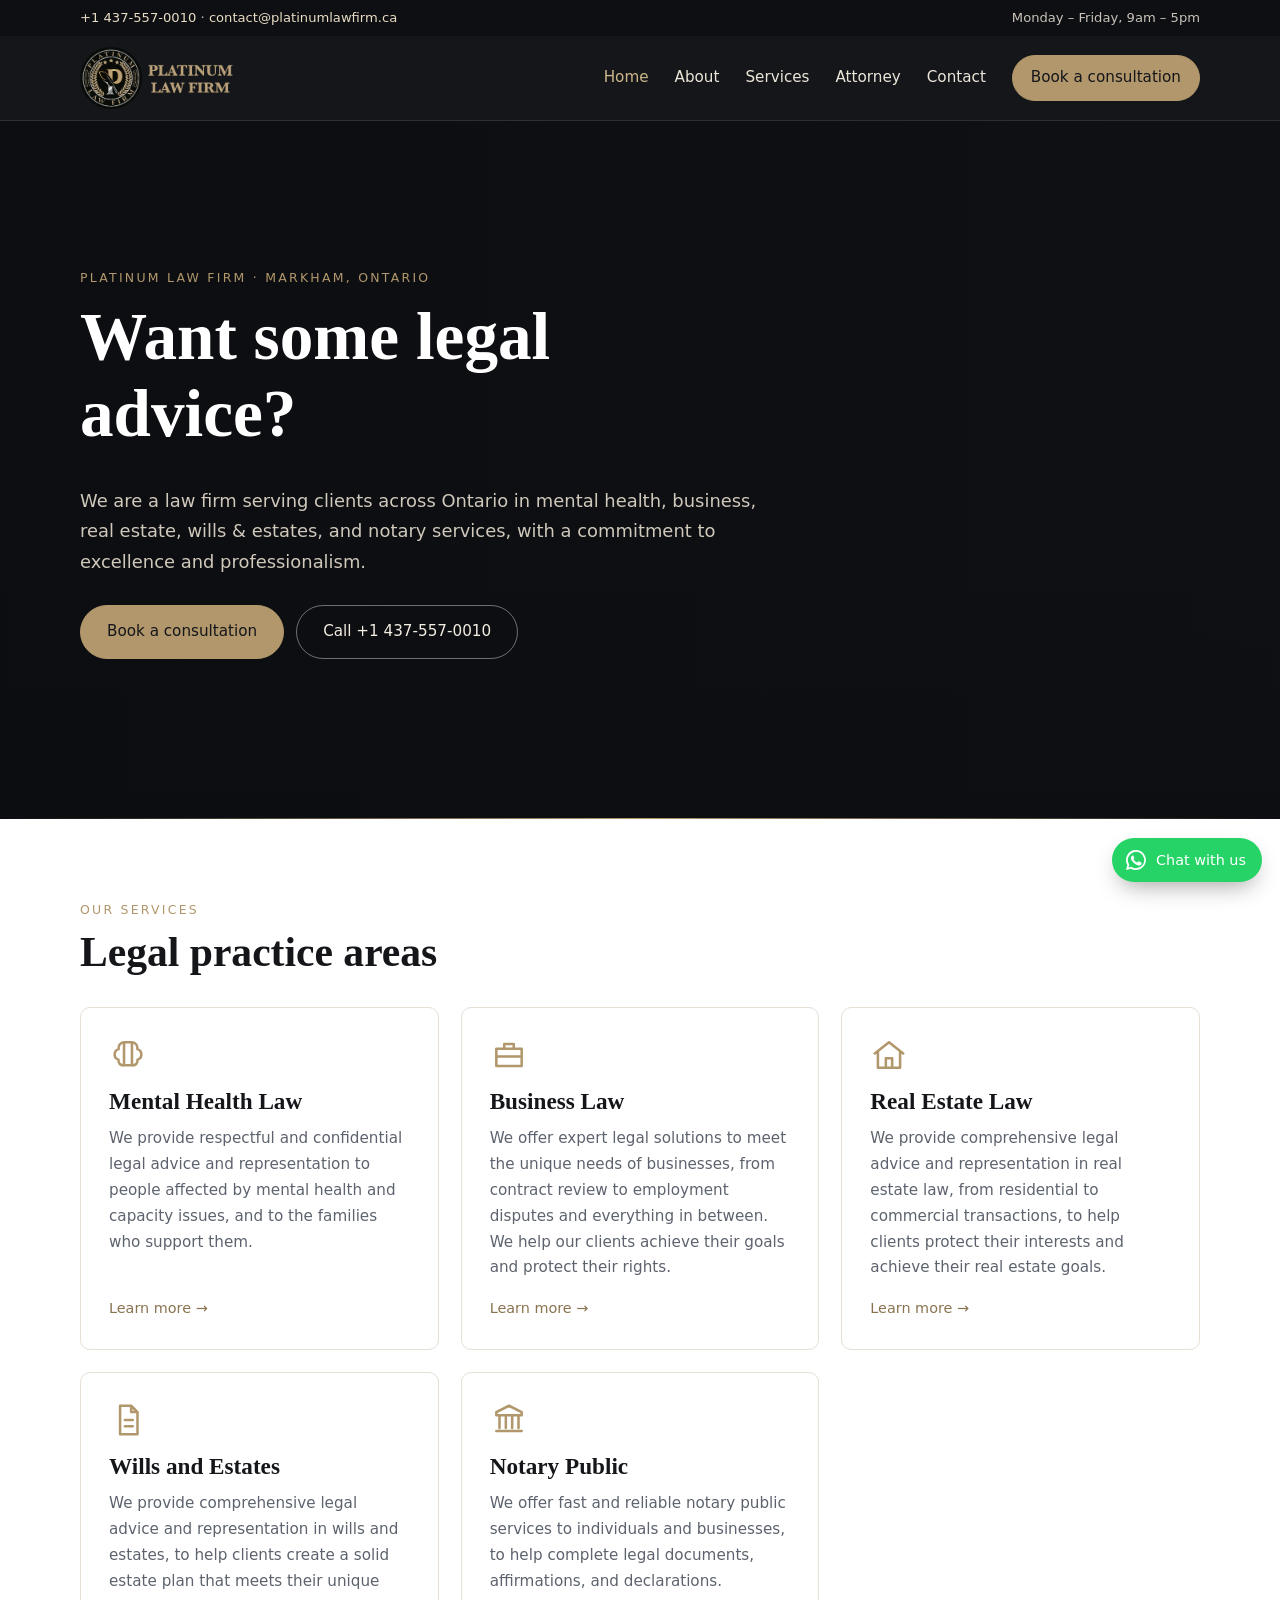
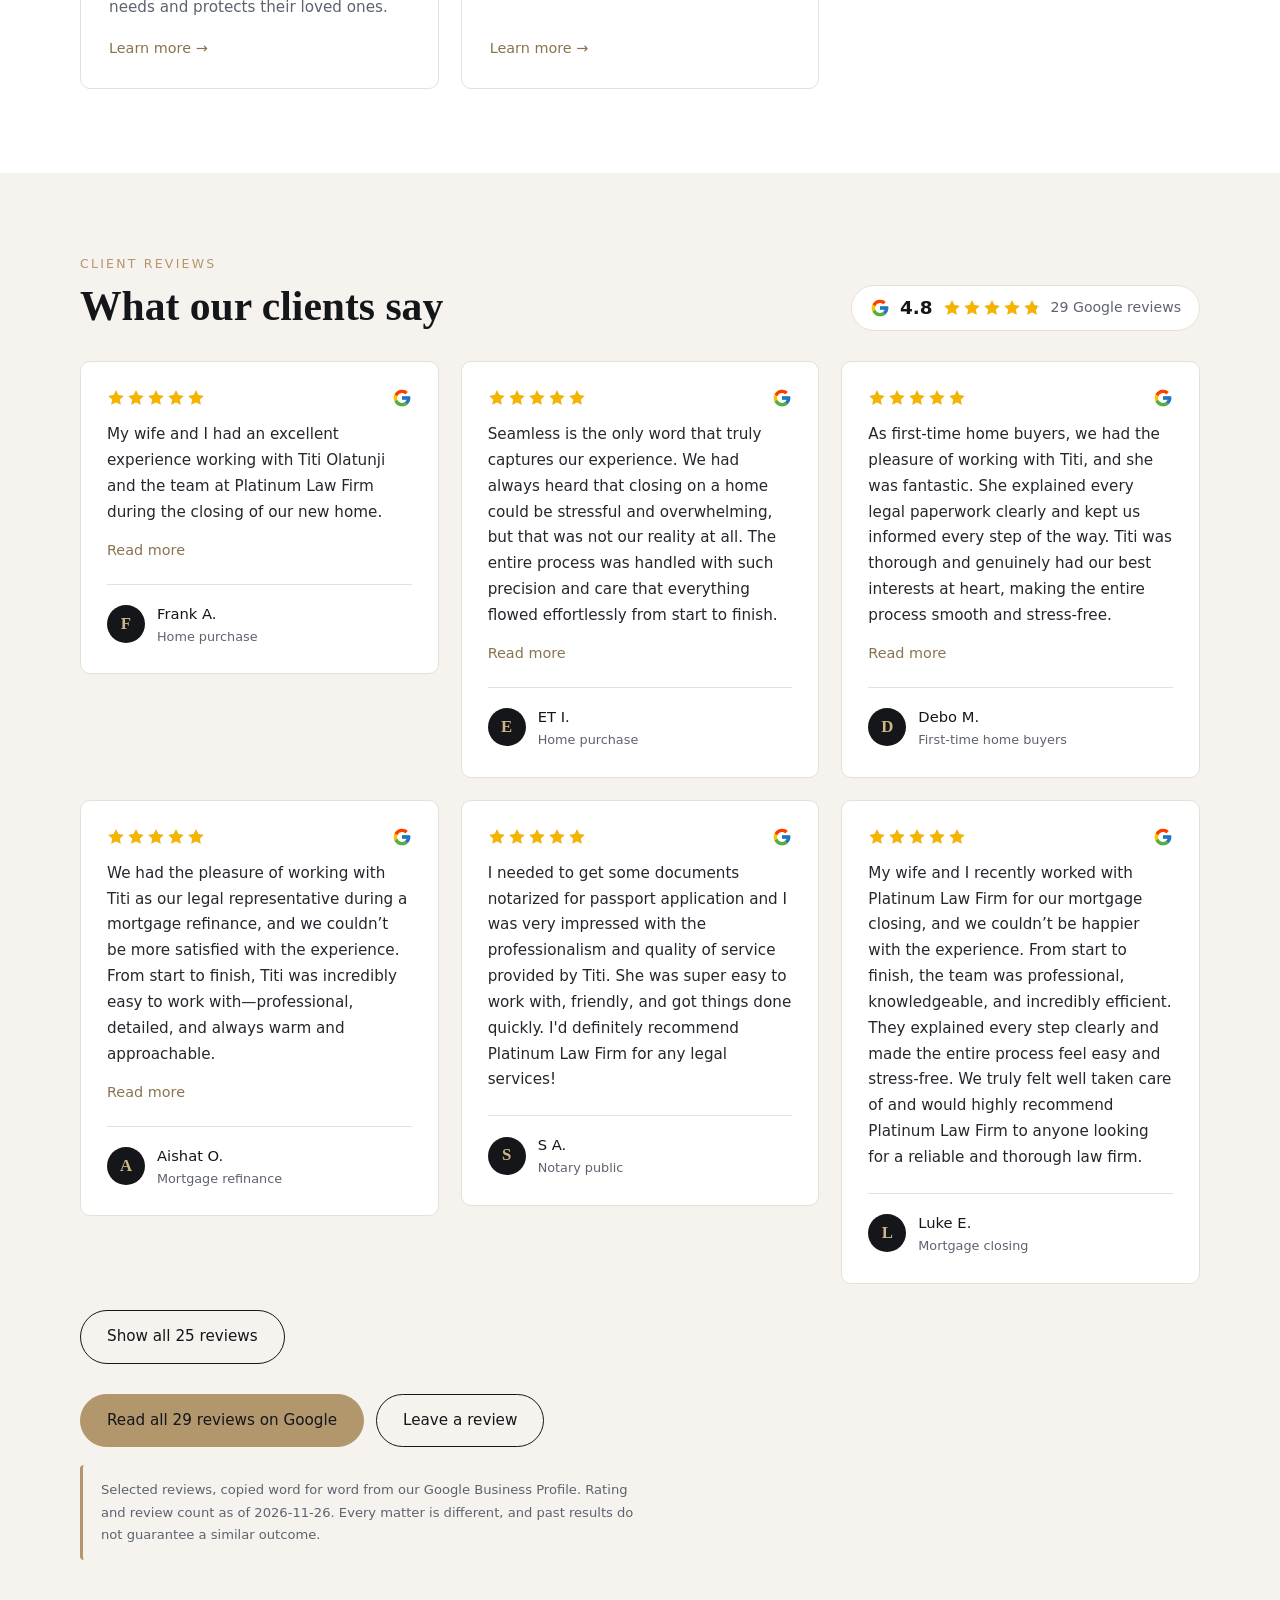
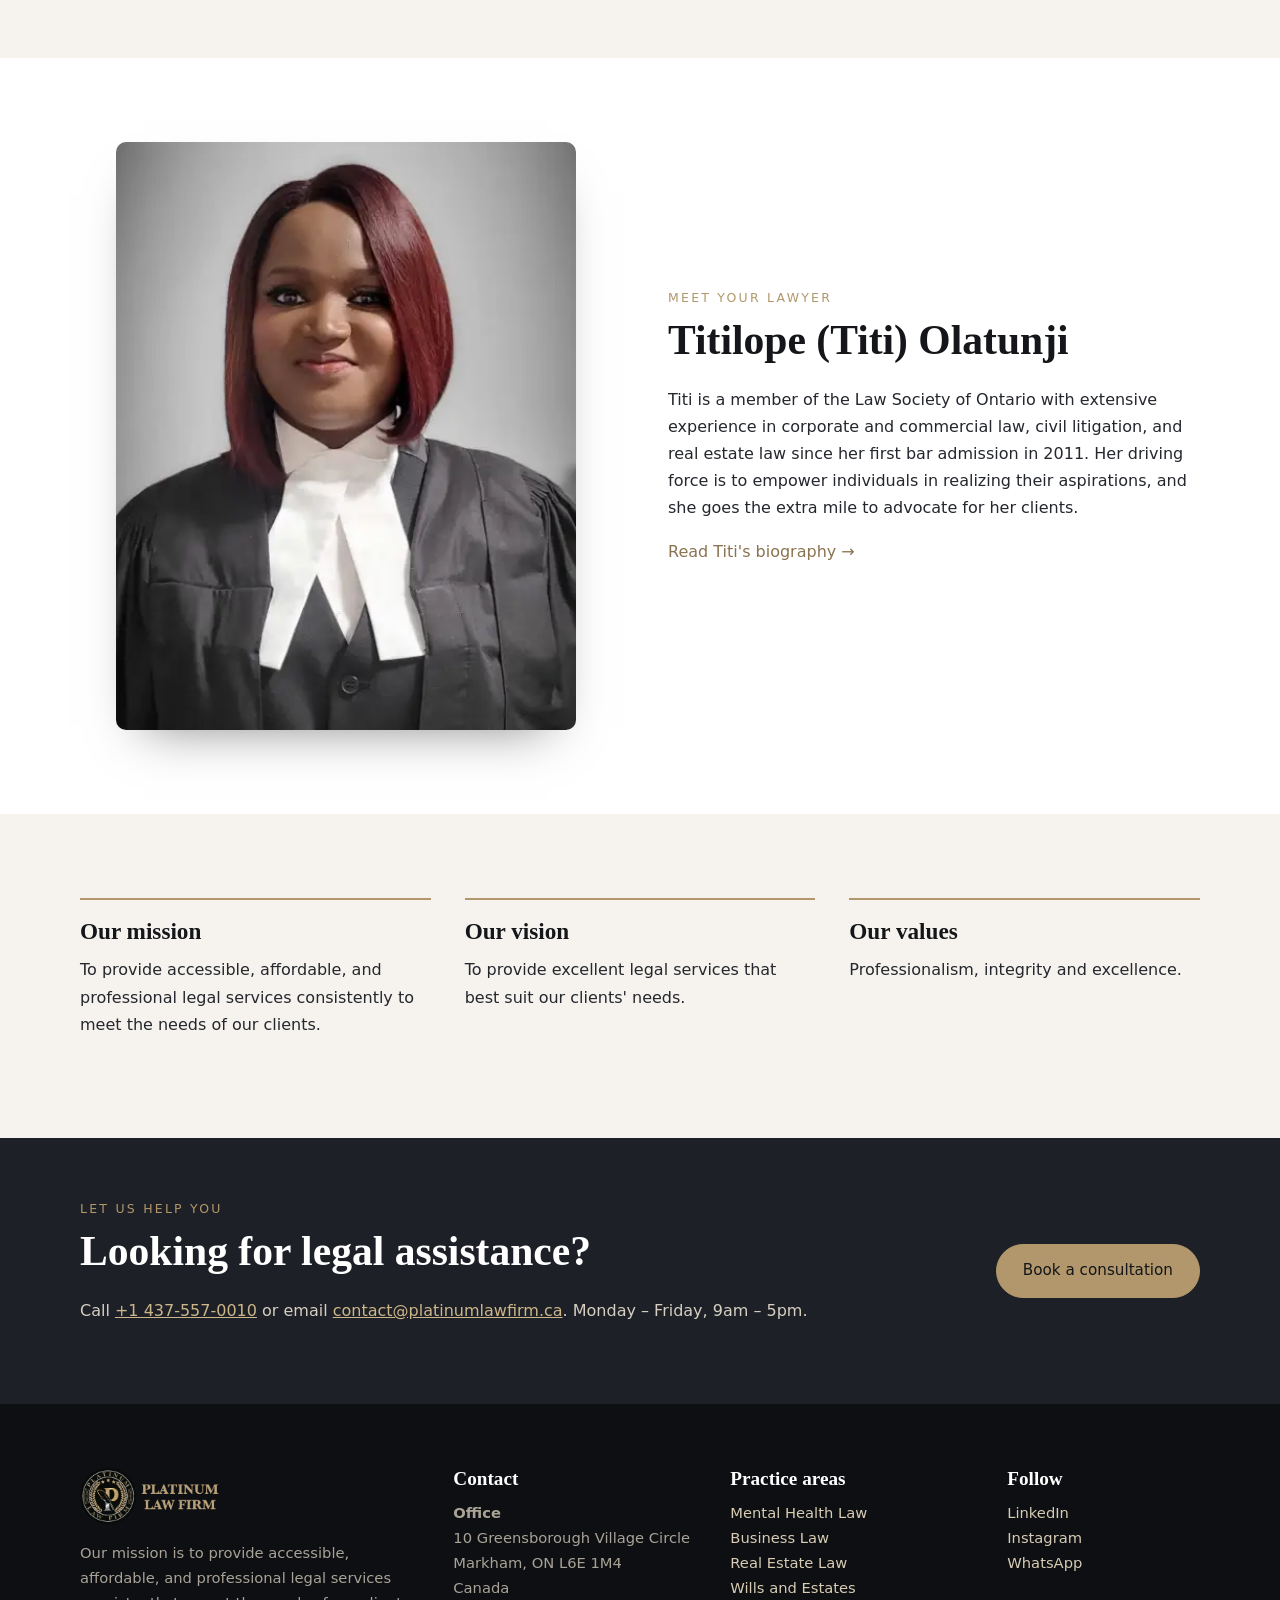
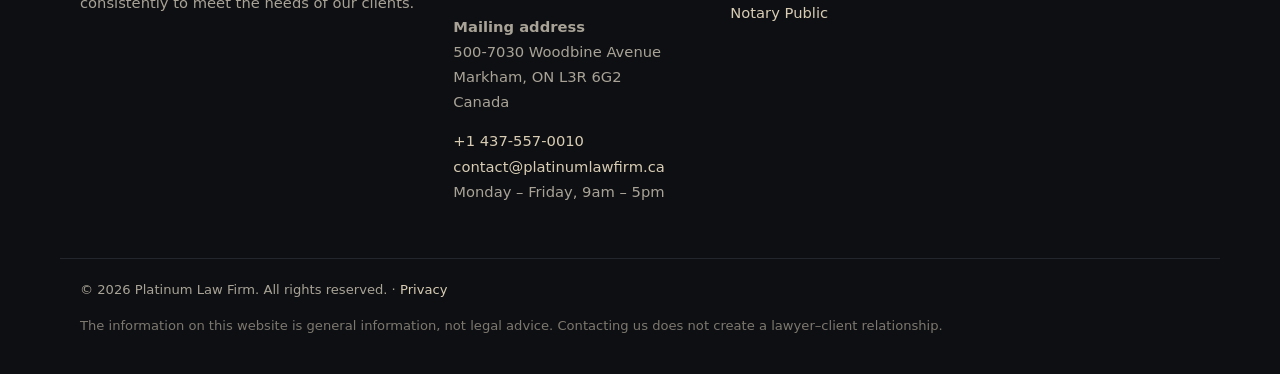
<file: index.html>
<!doctype html>
<html lang="en">
<head>
<meta charset="utf-8">
<meta name="viewport" content="width=device-width, initial-scale=1">
<meta http-equiv="Content-Security-Policy" content="default-src 'self'; img-src 'self' data: https://images.pexels.com; media-src https://videos.pexels.com; style-src 'self' https://fonts.googleapis.com; font-src https://fonts.gstatic.com; script-src 'self'; frame-src 'none'; object-src 'none'; base-uri 'self'; form-action 'none'">
<meta name="referrer" content="strict-origin-when-cross-origin">
<title>Platinum Law Firm | Lawyers in Markham, Ontario</title>
<meta name="description" content="Platinum Law Firm in Markham, Ontario: mental health, business, real estate, wills and estates, and notary public services. Book a consultation.">
<link rel="canonical" href="https://www.platinumlawfirm.ca/">
<meta property="og:title" content="Platinum Law Firm | Lawyers in Markham, Ontario">
<meta property="og:description" content="Platinum Law Firm in Markham, Ontario: mental health, business, real estate, wills and estates, and notary public services. Book a consultation.">
<meta property="og:type" content="website">
<meta property="og:url" content="https://www.platinumlawfirm.ca/">
<link rel="icon" href="/assets/img/icon.png">
<link rel="preconnect" href="https://fonts.googleapis.com">
<link rel="preconnect" href="https://fonts.gstatic.com" crossorigin>
<link rel="stylesheet" href="https://fonts.googleapis.com/css2?family=Cormorant+Garamond:wght@500;600&family=Poppins:wght@300;400;500;600&display=swap">
<link rel="stylesheet" href="/css/styles.css?v=8751308770">
<script type="application/ld+json">{"@context":"https://schema.org","@type":"LegalService","name":"Platinum Law Firm","url":"https://www.platinumlawfirm.ca/","telephone":"+14375570010","email":"contact@platinumlawfirm.ca","address":{"@type":"PostalAddress","streetAddress":"10 Greensborough Village Circle","addressLocality":"Markham","addressRegion":"ON","postalCode":"L6E 1M4","addressCountry":"CA"},"openingHours":"Mo-Fr 09:00-17:00","areaServed":"Ontario"}</script>
</head>
<body>
<a class="skip" href="#main">Skip to content</a>
<div class="topbar"><div class="wrap">
  <span><a href="tel:+14375570010">+1 437-557-0010</a> · <a href="mailto:contact@platinumlawfirm.ca">contact@platinumlawfirm.ca</a></span>
  <span class="hide-sm">Monday – Friday, 9am – 5pm</span>
</div></div>
<header class="site-header"><div class="wrap">
  <a class="brand" href="/"><img src="/assets/img/logo.webp" alt="Platinum Law Firm" width="180" height="70"></a>
  <button class="menu-btn" aria-expanded="false" aria-controls="nav">Menu</button>
  <nav id="nav" class="nav"><a href="/" aria-current="page">Home</a><a href="/about/">About</a><a href="/services/">Services</a><a href="/attorney/titilope-olatunji/">Attorney</a><a href="/contact/">Contact</a><a class="btn btn-sm" href="https://platinumlawfirm.cliogrow.com/book" target="_blank" rel="noopener noreferrer">Book a consultation</a></nav>
</div></header>
<main id="main">
<section class="hero hero-has-video"><video class="hero-video" autoplay muted loop playsinline preload="metadata" aria-hidden="true" poster="https://images.pexels.com/videos/6101341/pexels-photo-6101341.jpeg?auto=compress&amp;cs=tinysrgb&amp;w=1600"><source media="(max-width: 700px)" src="https://videos.pexels.com/video-files/6101341/6101341-hd_1366_720_30fps.mp4" type="video/mp4"><source src="https://videos.pexels.com/video-files/6101341/6101341-hd_2048_1080_30fps.mp4" type="video/mp4"></video><div class="hero-shade"></div><div class="wrap"><p class="eyebrow">Platinum Law Firm · Markham, Ontario</p><h1>Want some legal advice?</h1><p class="lead">We are a law firm serving clients across Ontario in mental health, business, real estate, wills &amp; estates, and notary services, with a commitment to excellence and professionalism.</p><div class="hero-actions"><a class="btn" href="https://platinumlawfirm.cliogrow.com/book" target="_blank" rel="noopener noreferrer">Book a consultation</a><a class="btn btn-ghost" href="tel:+14375570010">Call +1 437-557-0010</a></div></div></section><section class="section"><div class="wrap"><p class="eyebrow">Our services</p><h2>Legal practice areas</h2><div class="cards"><a class="card" href="/mental-health-law/"><svg class="icon" viewBox="0 0 24 24" aria-hidden="true" fill="none" stroke="currentColor" stroke-width="1.6" stroke-linecap="round" stroke-linejoin="round"><path d="M9.5 4a3.5 3.5 0 0 0-3.4 4.3A3.5 3.5 0 0 0 6 15a3 3 0 0 0 3.5 3.5V4ZM14.5 4a3.5 3.5 0 0 1 3.4 4.3A3.5 3.5 0 0 1 18 15a3 3 0 0 1-3.5 3.5V4ZM9.5 4h5M9.5 18.5h5"/></svg><h3>Mental Health Law</h3><p>We provide respectful and confidential legal advice and representation to people affected by mental health and capacity issues, and to the families who support them.</p><span class="more">Learn more →</span></a><a class="card" href="/business-law/"><svg class="icon" viewBox="0 0 24 24" aria-hidden="true" fill="none" stroke="currentColor" stroke-width="1.6" stroke-linecap="round" stroke-linejoin="round"><path d="M4 8h16v11H4zM9 8V5h6v3M4 13h16"/></svg><h3>Business Law</h3><p>We offer expert legal solutions to meet the unique needs of businesses, from contract review to employment disputes and everything in between. We help our clients achieve their goals and protect their rights.</p><span class="more">Learn more →</span></a><a class="card" href="/real-estate-law/"><svg class="icon" viewBox="0 0 24 24" aria-hidden="true" fill="none" stroke="currentColor" stroke-width="1.6" stroke-linecap="round" stroke-linejoin="round"><path d="M3 11 12 4l9 7M5 10v10h14V10M10 20v-6h4v6"/></svg><h3>Real Estate Law</h3><p>We provide comprehensive legal advice and representation in real estate law, from residential to commercial transactions, to help clients protect their interests and achieve their real estate goals.</p><span class="more">Learn more →</span></a><a class="card" href="/wills-and-estates/"><svg class="icon" viewBox="0 0 24 24" aria-hidden="true" fill="none" stroke="currentColor" stroke-width="1.6" stroke-linecap="round" stroke-linejoin="round"><path d="M7 3h7l4 4v14H7zM14 3v4h4M10 12h5M10 16h5"/></svg><h3>Wills and Estates</h3><p>We provide comprehensive legal advice and representation in wills and estates, to help clients create a solid estate plan that meets their unique needs and protects their loved ones.</p><span class="more">Learn more →</span></a><a class="card" href="/notary-public/"><svg class="icon" viewBox="0 0 24 24" aria-hidden="true" fill="none" stroke="currentColor" stroke-width="1.6" stroke-linecap="round" stroke-linejoin="round"><path d="M12 3 4 7v2h16V7l-8-4ZM6 9v8M10 9v8M14 9v8M18 9v8M4 19h16"/></svg><h3>Notary Public</h3><p>We offer fast and reliable notary public services to individuals and businesses, to help complete legal documents, affirmations, and declarations.</p><span class="more">Learn more →</span></a></div></div></section><section class="section alt reviews" id="reviews"><div class="wrap">
  <div class="reviews-head">
    <div><p class="eyebrow">Client reviews</p><h2>What our clients say</h2></div>
    <a class="g-badge" href="https://search.google.com/local/reviews?placeid=ChIJ_7SwXK8WL4sRHjRwOblKLWk" target="_blank" rel="noopener noreferrer" aria-label="Rated 4.8 out of 5 from 29 Google reviews"><svg class="g-icon" viewBox="0 0 48 48" aria-hidden="true"><path fill="#FFC107" d="M43.6 20.5H42V20H24v8h11.3C33.7 32.7 29.2 36 24 36c-6.6 0-12-5.4-12-12s5.4-12 12-12c3.1 0 5.8 1.2 7.9 3l5.7-5.7C34 6.1 29.3 4 24 4 13 4 4 13 4 24s9 20 20 20 20-9 20-20c0-1.3-.1-2.4-.4-3.5z"/><path fill="#FF3D00" d="m6.3 14.7 6.6 4.8C14.7 15.1 19 12 24 12c3.1 0 5.8 1.2 7.9 3l5.7-5.7C34 6.1 29.3 4 24 4 16.3 4 9.7 8.3 6.3 14.7z"/><path fill="#4CAF50" d="M24 44c5.2 0 9.9-2 13.4-5.2l-6.2-5.2C29.2 35.1 26.7 36 24 36c-5.2 0-9.6-3.3-11.3-7.9l-6.5 5C9.5 39.6 16.2 44 24 44z"/><path fill="#1976D2" d="M43.6 20.5H42V20H24v8h11.3c-.8 2.2-2.2 4.2-4.1 5.6l6.2 5.2C37 39.2 44 34 44 24c0-1.3-.1-2.4-.4-3.5z"/></svg><span class="g-badge__score">4.8</span><span class="g-stars" role="img" aria-label="4.8 out of 5 stars"><span class="star f100"><svg viewBox="0 0 20 20" aria-hidden="true"><path d="M10 1.5l2.6 5.3 5.9.9-4.3 4.1 1 5.8L10 14.8l-5.2 2.8 1-5.8-4.3-4.1 5.9-.9z"/></svg><svg viewBox="0 0 20 20" aria-hidden="true"><path d="M10 1.5l2.6 5.3 5.9.9-4.3 4.1 1 5.8L10 14.8l-5.2 2.8 1-5.8-4.3-4.1 5.9-.9z"/></svg></span><span class="star f100"><svg viewBox="0 0 20 20" aria-hidden="true"><path d="M10 1.5l2.6 5.3 5.9.9-4.3 4.1 1 5.8L10 14.8l-5.2 2.8 1-5.8-4.3-4.1 5.9-.9z"/></svg><svg viewBox="0 0 20 20" aria-hidden="true"><path d="M10 1.5l2.6 5.3 5.9.9-4.3 4.1 1 5.8L10 14.8l-5.2 2.8 1-5.8-4.3-4.1 5.9-.9z"/></svg></span><span class="star f100"><svg viewBox="0 0 20 20" aria-hidden="true"><path d="M10 1.5l2.6 5.3 5.9.9-4.3 4.1 1 5.8L10 14.8l-5.2 2.8 1-5.8-4.3-4.1 5.9-.9z"/></svg><svg viewBox="0 0 20 20" aria-hidden="true"><path d="M10 1.5l2.6 5.3 5.9.9-4.3 4.1 1 5.8L10 14.8l-5.2 2.8 1-5.8-4.3-4.1 5.9-.9z"/></svg></span><span class="star f100"><svg viewBox="0 0 20 20" aria-hidden="true"><path d="M10 1.5l2.6 5.3 5.9.9-4.3 4.1 1 5.8L10 14.8l-5.2 2.8 1-5.8-4.3-4.1 5.9-.9z"/></svg><svg viewBox="0 0 20 20" aria-hidden="true"><path d="M10 1.5l2.6 5.3 5.9.9-4.3 4.1 1 5.8L10 14.8l-5.2 2.8 1-5.8-4.3-4.1 5.9-.9z"/></svg></span><span class="star f80"><svg viewBox="0 0 20 20" aria-hidden="true"><path d="M10 1.5l2.6 5.3 5.9.9-4.3 4.1 1 5.8L10 14.8l-5.2 2.8 1-5.8-4.3-4.1 5.9-.9z"/></svg><svg viewBox="0 0 20 20" aria-hidden="true"><path d="M10 1.5l2.6 5.3 5.9.9-4.3 4.1 1 5.8L10 14.8l-5.2 2.8 1-5.8-4.3-4.1 5.9-.9z"/></svg></span></span><span class="g-badge__count">29 Google reviews</span></a>
  </div>
  <div class="reviews-grid"><article class="review-card"><div class="review-card__top"><span class="g-stars" role="img" aria-label="5 out of 5 stars"><span class="star f100"><svg viewBox="0 0 20 20" aria-hidden="true"><path d="M10 1.5l2.6 5.3 5.9.9-4.3 4.1 1 5.8L10 14.8l-5.2 2.8 1-5.8-4.3-4.1 5.9-.9z"/></svg><svg viewBox="0 0 20 20" aria-hidden="true"><path d="M10 1.5l2.6 5.3 5.9.9-4.3 4.1 1 5.8L10 14.8l-5.2 2.8 1-5.8-4.3-4.1 5.9-.9z"/></svg></span><span class="star f100"><svg viewBox="0 0 20 20" aria-hidden="true"><path d="M10 1.5l2.6 5.3 5.9.9-4.3 4.1 1 5.8L10 14.8l-5.2 2.8 1-5.8-4.3-4.1 5.9-.9z"/></svg><svg viewBox="0 0 20 20" aria-hidden="true"><path d="M10 1.5l2.6 5.3 5.9.9-4.3 4.1 1 5.8L10 14.8l-5.2 2.8 1-5.8-4.3-4.1 5.9-.9z"/></svg></span><span class="star f100"><svg viewBox="0 0 20 20" aria-hidden="true"><path d="M10 1.5l2.6 5.3 5.9.9-4.3 4.1 1 5.8L10 14.8l-5.2 2.8 1-5.8-4.3-4.1 5.9-.9z"/></svg><svg viewBox="0 0 20 20" aria-hidden="true"><path d="M10 1.5l2.6 5.3 5.9.9-4.3 4.1 1 5.8L10 14.8l-5.2 2.8 1-5.8-4.3-4.1 5.9-.9z"/></svg></span><span class="star f100"><svg viewBox="0 0 20 20" aria-hidden="true"><path d="M10 1.5l2.6 5.3 5.9.9-4.3 4.1 1 5.8L10 14.8l-5.2 2.8 1-5.8-4.3-4.1 5.9-.9z"/></svg><svg viewBox="0 0 20 20" aria-hidden="true"><path d="M10 1.5l2.6 5.3 5.9.9-4.3 4.1 1 5.8L10 14.8l-5.2 2.8 1-5.8-4.3-4.1 5.9-.9z"/></svg></span><span class="star f100"><svg viewBox="0 0 20 20" aria-hidden="true"><path d="M10 1.5l2.6 5.3 5.9.9-4.3 4.1 1 5.8L10 14.8l-5.2 2.8 1-5.8-4.3-4.1 5.9-.9z"/></svg><svg viewBox="0 0 20 20" aria-hidden="true"><path d="M10 1.5l2.6 5.3 5.9.9-4.3 4.1 1 5.8L10 14.8l-5.2 2.8 1-5.8-4.3-4.1 5.9-.9z"/></svg></span></span><svg class="g-icon" viewBox="0 0 48 48" aria-hidden="true"><path fill="#FFC107" d="M43.6 20.5H42V20H24v8h11.3C33.7 32.7 29.2 36 24 36c-6.6 0-12-5.4-12-12s5.4-12 12-12c3.1 0 5.8 1.2 7.9 3l5.7-5.7C34 6.1 29.3 4 24 4 13 4 4 13 4 24s9 20 20 20 20-9 20-20c0-1.3-.1-2.4-.4-3.5z"/><path fill="#FF3D00" d="m6.3 14.7 6.6 4.8C14.7 15.1 19 12 24 12c3.1 0 5.8 1.2 7.9 3l5.7-5.7C34 6.1 29.3 4 24 4 16.3 4 9.7 8.3 6.3 14.7z"/><path fill="#4CAF50" d="M24 44c5.2 0 9.9-2 13.4-5.2l-6.2-5.2C29.2 35.1 26.7 36 24 36c-5.2 0-9.6-3.3-11.3-7.9l-6.5 5C9.5 39.6 16.2 44 24 44z"/><path fill="#1976D2" d="M43.6 20.5H42V20H24v8h11.3c-.8 2.2-2.2 4.2-4.1 5.6l6.2 5.2C37 39.2 44 34 44 24c0-1.3-.1-2.4-.4-3.5z"/></svg></div><div class="review-card__text"><p>My wife and I had an excellent experience working with Titi Olatunji and the team at Platinum Law Firm during the closing of our new home.</p><details class="review-more"><summary>Read more</summary><p>Titi’s professionalism, responsiveness, work ethic, and dedication throughout the entire process were truly remarkable. She kept us informed, answered our questions promptly, and helped ensure the transaction was completed smoothly and successfully.</p><p>Buying and closing on a home can be stressful, especially with tight timelines and many moving parts, but Titi made the process feel organized and manageable. Her attention to detail and commitment to her clients gave us confidence every step of the way.</p><p>We are sincerely grateful for her support and would highly recommend Titi and Platinum Law Firm to anyone looking for a knowledgeable, trustworthy, and dependable real estate lawyer.</p><p>Thank you again for helping our family close on our new home!</p><p>— Frank &amp; Grace.</p></details></div><footer class="review-card__by"><span class="review-card__avatar" aria-hidden="true">F</span><span><strong>Frank A.</strong><span class="review-card__tag">Home purchase</span></span></footer></article><article class="review-card"><div class="review-card__top"><span class="g-stars" role="img" aria-label="5 out of 5 stars"><span class="star f100"><svg viewBox="0 0 20 20" aria-hidden="true"><path d="M10 1.5l2.6 5.3 5.9.9-4.3 4.1 1 5.8L10 14.8l-5.2 2.8 1-5.8-4.3-4.1 5.9-.9z"/></svg><svg viewBox="0 0 20 20" aria-hidden="true"><path d="M10 1.5l2.6 5.3 5.9.9-4.3 4.1 1 5.8L10 14.8l-5.2 2.8 1-5.8-4.3-4.1 5.9-.9z"/></svg></span><span class="star f100"><svg viewBox="0 0 20 20" aria-hidden="true"><path d="M10 1.5l2.6 5.3 5.9.9-4.3 4.1 1 5.8L10 14.8l-5.2 2.8 1-5.8-4.3-4.1 5.9-.9z"/></svg><svg viewBox="0 0 20 20" aria-hidden="true"><path d="M10 1.5l2.6 5.3 5.9.9-4.3 4.1 1 5.8L10 14.8l-5.2 2.8 1-5.8-4.3-4.1 5.9-.9z"/></svg></span><span class="star f100"><svg viewBox="0 0 20 20" aria-hidden="true"><path d="M10 1.5l2.6 5.3 5.9.9-4.3 4.1 1 5.8L10 14.8l-5.2 2.8 1-5.8-4.3-4.1 5.9-.9z"/></svg><svg viewBox="0 0 20 20" aria-hidden="true"><path d="M10 1.5l2.6 5.3 5.9.9-4.3 4.1 1 5.8L10 14.8l-5.2 2.8 1-5.8-4.3-4.1 5.9-.9z"/></svg></span><span class="star f100"><svg viewBox="0 0 20 20" aria-hidden="true"><path d="M10 1.5l2.6 5.3 5.9.9-4.3 4.1 1 5.8L10 14.8l-5.2 2.8 1-5.8-4.3-4.1 5.9-.9z"/></svg><svg viewBox="0 0 20 20" aria-hidden="true"><path d="M10 1.5l2.6 5.3 5.9.9-4.3 4.1 1 5.8L10 14.8l-5.2 2.8 1-5.8-4.3-4.1 5.9-.9z"/></svg></span><span class="star f100"><svg viewBox="0 0 20 20" aria-hidden="true"><path d="M10 1.5l2.6 5.3 5.9.9-4.3 4.1 1 5.8L10 14.8l-5.2 2.8 1-5.8-4.3-4.1 5.9-.9z"/></svg><svg viewBox="0 0 20 20" aria-hidden="true"><path d="M10 1.5l2.6 5.3 5.9.9-4.3 4.1 1 5.8L10 14.8l-5.2 2.8 1-5.8-4.3-4.1 5.9-.9z"/></svg></span></span><svg class="g-icon" viewBox="0 0 48 48" aria-hidden="true"><path fill="#FFC107" d="M43.6 20.5H42V20H24v8h11.3C33.7 32.7 29.2 36 24 36c-6.6 0-12-5.4-12-12s5.4-12 12-12c3.1 0 5.8 1.2 7.9 3l5.7-5.7C34 6.1 29.3 4 24 4 13 4 4 13 4 24s9 20 20 20 20-9 20-20c0-1.3-.1-2.4-.4-3.5z"/><path fill="#FF3D00" d="m6.3 14.7 6.6 4.8C14.7 15.1 19 12 24 12c3.1 0 5.8 1.2 7.9 3l5.7-5.7C34 6.1 29.3 4 24 4 16.3 4 9.7 8.3 6.3 14.7z"/><path fill="#4CAF50" d="M24 44c5.2 0 9.9-2 13.4-5.2l-6.2-5.2C29.2 35.1 26.7 36 24 36c-5.2 0-9.6-3.3-11.3-7.9l-6.5 5C9.5 39.6 16.2 44 24 44z"/><path fill="#1976D2" d="M43.6 20.5H42V20H24v8h11.3c-.8 2.2-2.2 4.2-4.1 5.6l6.2 5.2C37 39.2 44 34 44 24c0-1.3-.1-2.4-.4-3.5z"/></svg></div><div class="review-card__text"><p>Seamless is the only word that truly captures our experience. We had always heard that closing on a home could be stressful and overwhelming, but that was not our reality at all. The entire process was handled with such precision and care that everything flowed effortlessly from start to finish.</p><details class="review-more"><summary>Read more</summary><p>Platinum Law Firm guided us through the closing of our home purchase with outstanding professionalism, clarity, and attention to detail. At every stage, we felt informed, supported, and completely confident that our interests were fully protected.</p><p>What stood out most was their ability to make something typically complex feel simple and worry free. They were proactive, responsive, and thoroughly reliable.</p><p>We wholeheartedly recommend Platinum Law Firm to anyone looking for a legal team that delivers excellence and peace of mind.</p></details></div><footer class="review-card__by"><span class="review-card__avatar" aria-hidden="true">E</span><span><strong>ET I.</strong><span class="review-card__tag">Home purchase</span></span></footer></article><article class="review-card"><div class="review-card__top"><span class="g-stars" role="img" aria-label="5 out of 5 stars"><span class="star f100"><svg viewBox="0 0 20 20" aria-hidden="true"><path d="M10 1.5l2.6 5.3 5.9.9-4.3 4.1 1 5.8L10 14.8l-5.2 2.8 1-5.8-4.3-4.1 5.9-.9z"/></svg><svg viewBox="0 0 20 20" aria-hidden="true"><path d="M10 1.5l2.6 5.3 5.9.9-4.3 4.1 1 5.8L10 14.8l-5.2 2.8 1-5.8-4.3-4.1 5.9-.9z"/></svg></span><span class="star f100"><svg viewBox="0 0 20 20" aria-hidden="true"><path d="M10 1.5l2.6 5.3 5.9.9-4.3 4.1 1 5.8L10 14.8l-5.2 2.8 1-5.8-4.3-4.1 5.9-.9z"/></svg><svg viewBox="0 0 20 20" aria-hidden="true"><path d="M10 1.5l2.6 5.3 5.9.9-4.3 4.1 1 5.8L10 14.8l-5.2 2.8 1-5.8-4.3-4.1 5.9-.9z"/></svg></span><span class="star f100"><svg viewBox="0 0 20 20" aria-hidden="true"><path d="M10 1.5l2.6 5.3 5.9.9-4.3 4.1 1 5.8L10 14.8l-5.2 2.8 1-5.8-4.3-4.1 5.9-.9z"/></svg><svg viewBox="0 0 20 20" aria-hidden="true"><path d="M10 1.5l2.6 5.3 5.9.9-4.3 4.1 1 5.8L10 14.8l-5.2 2.8 1-5.8-4.3-4.1 5.9-.9z"/></svg></span><span class="star f100"><svg viewBox="0 0 20 20" aria-hidden="true"><path d="M10 1.5l2.6 5.3 5.9.9-4.3 4.1 1 5.8L10 14.8l-5.2 2.8 1-5.8-4.3-4.1 5.9-.9z"/></svg><svg viewBox="0 0 20 20" aria-hidden="true"><path d="M10 1.5l2.6 5.3 5.9.9-4.3 4.1 1 5.8L10 14.8l-5.2 2.8 1-5.8-4.3-4.1 5.9-.9z"/></svg></span><span class="star f100"><svg viewBox="0 0 20 20" aria-hidden="true"><path d="M10 1.5l2.6 5.3 5.9.9-4.3 4.1 1 5.8L10 14.8l-5.2 2.8 1-5.8-4.3-4.1 5.9-.9z"/></svg><svg viewBox="0 0 20 20" aria-hidden="true"><path d="M10 1.5l2.6 5.3 5.9.9-4.3 4.1 1 5.8L10 14.8l-5.2 2.8 1-5.8-4.3-4.1 5.9-.9z"/></svg></span></span><svg class="g-icon" viewBox="0 0 48 48" aria-hidden="true"><path fill="#FFC107" d="M43.6 20.5H42V20H24v8h11.3C33.7 32.7 29.2 36 24 36c-6.6 0-12-5.4-12-12s5.4-12 12-12c3.1 0 5.8 1.2 7.9 3l5.7-5.7C34 6.1 29.3 4 24 4 13 4 4 13 4 24s9 20 20 20 20-9 20-20c0-1.3-.1-2.4-.4-3.5z"/><path fill="#FF3D00" d="m6.3 14.7 6.6 4.8C14.7 15.1 19 12 24 12c3.1 0 5.8 1.2 7.9 3l5.7-5.7C34 6.1 29.3 4 24 4 16.3 4 9.7 8.3 6.3 14.7z"/><path fill="#4CAF50" d="M24 44c5.2 0 9.9-2 13.4-5.2l-6.2-5.2C29.2 35.1 26.7 36 24 36c-5.2 0-9.6-3.3-11.3-7.9l-6.5 5C9.5 39.6 16.2 44 24 44z"/><path fill="#1976D2" d="M43.6 20.5H42V20H24v8h11.3c-.8 2.2-2.2 4.2-4.1 5.6l6.2 5.2C37 39.2 44 34 44 24c0-1.3-.1-2.4-.4-3.5z"/></svg></div><div class="review-card__text"><p>As first-time home buyers, we had the pleasure of working with Titi, and she was fantastic. She explained every legal paperwork clearly and kept us informed every step of the way. Titi was thorough and genuinely had our best interests at heart, making the entire process smooth and stress-free.</p><details class="review-more"><summary>Read more</summary><p>We highly recommend Titi to anyone looking for effective legal service in real estate transactions.</p><p>Thank you, Titi, for your outstanding service!</p></details></div><footer class="review-card__by"><span class="review-card__avatar" aria-hidden="true">D</span><span><strong>Debo M.</strong><span class="review-card__tag">First-time home buyers</span></span></footer></article><article class="review-card"><div class="review-card__top"><span class="g-stars" role="img" aria-label="5 out of 5 stars"><span class="star f100"><svg viewBox="0 0 20 20" aria-hidden="true"><path d="M10 1.5l2.6 5.3 5.9.9-4.3 4.1 1 5.8L10 14.8l-5.2 2.8 1-5.8-4.3-4.1 5.9-.9z"/></svg><svg viewBox="0 0 20 20" aria-hidden="true"><path d="M10 1.5l2.6 5.3 5.9.9-4.3 4.1 1 5.8L10 14.8l-5.2 2.8 1-5.8-4.3-4.1 5.9-.9z"/></svg></span><span class="star f100"><svg viewBox="0 0 20 20" aria-hidden="true"><path d="M10 1.5l2.6 5.3 5.9.9-4.3 4.1 1 5.8L10 14.8l-5.2 2.8 1-5.8-4.3-4.1 5.9-.9z"/></svg><svg viewBox="0 0 20 20" aria-hidden="true"><path d="M10 1.5l2.6 5.3 5.9.9-4.3 4.1 1 5.8L10 14.8l-5.2 2.8 1-5.8-4.3-4.1 5.9-.9z"/></svg></span><span class="star f100"><svg viewBox="0 0 20 20" aria-hidden="true"><path d="M10 1.5l2.6 5.3 5.9.9-4.3 4.1 1 5.8L10 14.8l-5.2 2.8 1-5.8-4.3-4.1 5.9-.9z"/></svg><svg viewBox="0 0 20 20" aria-hidden="true"><path d="M10 1.5l2.6 5.3 5.9.9-4.3 4.1 1 5.8L10 14.8l-5.2 2.8 1-5.8-4.3-4.1 5.9-.9z"/></svg></span><span class="star f100"><svg viewBox="0 0 20 20" aria-hidden="true"><path d="M10 1.5l2.6 5.3 5.9.9-4.3 4.1 1 5.8L10 14.8l-5.2 2.8 1-5.8-4.3-4.1 5.9-.9z"/></svg><svg viewBox="0 0 20 20" aria-hidden="true"><path d="M10 1.5l2.6 5.3 5.9.9-4.3 4.1 1 5.8L10 14.8l-5.2 2.8 1-5.8-4.3-4.1 5.9-.9z"/></svg></span><span class="star f100"><svg viewBox="0 0 20 20" aria-hidden="true"><path d="M10 1.5l2.6 5.3 5.9.9-4.3 4.1 1 5.8L10 14.8l-5.2 2.8 1-5.8-4.3-4.1 5.9-.9z"/></svg><svg viewBox="0 0 20 20" aria-hidden="true"><path d="M10 1.5l2.6 5.3 5.9.9-4.3 4.1 1 5.8L10 14.8l-5.2 2.8 1-5.8-4.3-4.1 5.9-.9z"/></svg></span></span><svg class="g-icon" viewBox="0 0 48 48" aria-hidden="true"><path fill="#FFC107" d="M43.6 20.5H42V20H24v8h11.3C33.7 32.7 29.2 36 24 36c-6.6 0-12-5.4-12-12s5.4-12 12-12c3.1 0 5.8 1.2 7.9 3l5.7-5.7C34 6.1 29.3 4 24 4 13 4 4 13 4 24s9 20 20 20 20-9 20-20c0-1.3-.1-2.4-.4-3.5z"/><path fill="#FF3D00" d="m6.3 14.7 6.6 4.8C14.7 15.1 19 12 24 12c3.1 0 5.8 1.2 7.9 3l5.7-5.7C34 6.1 29.3 4 24 4 16.3 4 9.7 8.3 6.3 14.7z"/><path fill="#4CAF50" d="M24 44c5.2 0 9.9-2 13.4-5.2l-6.2-5.2C29.2 35.1 26.7 36 24 36c-5.2 0-9.6-3.3-11.3-7.9l-6.5 5C9.5 39.6 16.2 44 24 44z"/><path fill="#1976D2" d="M43.6 20.5H42V20H24v8h11.3c-.8 2.2-2.2 4.2-4.1 5.6l6.2 5.2C37 39.2 44 34 44 24c0-1.3-.1-2.4-.4-3.5z"/></svg></div><div class="review-card__text"><p>We had the pleasure of working with Titi as our legal representative during a mortgage refinance, and we couldn’t be more satisfied with the experience. From start to finish, Titi was incredibly easy to work with—professional, detailed, and always warm and approachable.</p><details class="review-more"><summary>Read more</summary><p>Despite working under a tight timeline, she handled everything efficiently and ensured the process moved forward smoothly. She was proactive in providing clear explanations of all the documents we needed to sign, often well in advance, which helped us feel prepared and informed every step of the way.</p><p>Titi’s empathy and patience stood out throughout the process. She kept us updated without us needing to follow up, shared additional documents for our own records without being asked, and made the entire experience feel stress-free. Her combination of professionalism and genuine care made us feel completely comfortable and confident in her hands.</p><p>We wholeheartedly recommend Titi to anyone looking for a knowledgeable and reliable lawyer for mortgage-related matters—whether it&#x27;s refinancing, closing, or general legal support. She truly went above and beyond, and it was a pleasure working with her.</p></details></div><footer class="review-card__by"><span class="review-card__avatar" aria-hidden="true">A</span><span><strong>Aishat O.</strong><span class="review-card__tag">Mortgage refinance</span></span></footer></article><article class="review-card"><div class="review-card__top"><span class="g-stars" role="img" aria-label="5 out of 5 stars"><span class="star f100"><svg viewBox="0 0 20 20" aria-hidden="true"><path d="M10 1.5l2.6 5.3 5.9.9-4.3 4.1 1 5.8L10 14.8l-5.2 2.8 1-5.8-4.3-4.1 5.9-.9z"/></svg><svg viewBox="0 0 20 20" aria-hidden="true"><path d="M10 1.5l2.6 5.3 5.9.9-4.3 4.1 1 5.8L10 14.8l-5.2 2.8 1-5.8-4.3-4.1 5.9-.9z"/></svg></span><span class="star f100"><svg viewBox="0 0 20 20" aria-hidden="true"><path d="M10 1.5l2.6 5.3 5.9.9-4.3 4.1 1 5.8L10 14.8l-5.2 2.8 1-5.8-4.3-4.1 5.9-.9z"/></svg><svg viewBox="0 0 20 20" aria-hidden="true"><path d="M10 1.5l2.6 5.3 5.9.9-4.3 4.1 1 5.8L10 14.8l-5.2 2.8 1-5.8-4.3-4.1 5.9-.9z"/></svg></span><span class="star f100"><svg viewBox="0 0 20 20" aria-hidden="true"><path d="M10 1.5l2.6 5.3 5.9.9-4.3 4.1 1 5.8L10 14.8l-5.2 2.8 1-5.8-4.3-4.1 5.9-.9z"/></svg><svg viewBox="0 0 20 20" aria-hidden="true"><path d="M10 1.5l2.6 5.3 5.9.9-4.3 4.1 1 5.8L10 14.8l-5.2 2.8 1-5.8-4.3-4.1 5.9-.9z"/></svg></span><span class="star f100"><svg viewBox="0 0 20 20" aria-hidden="true"><path d="M10 1.5l2.6 5.3 5.9.9-4.3 4.1 1 5.8L10 14.8l-5.2 2.8 1-5.8-4.3-4.1 5.9-.9z"/></svg><svg viewBox="0 0 20 20" aria-hidden="true"><path d="M10 1.5l2.6 5.3 5.9.9-4.3 4.1 1 5.8L10 14.8l-5.2 2.8 1-5.8-4.3-4.1 5.9-.9z"/></svg></span><span class="star f100"><svg viewBox="0 0 20 20" aria-hidden="true"><path d="M10 1.5l2.6 5.3 5.9.9-4.3 4.1 1 5.8L10 14.8l-5.2 2.8 1-5.8-4.3-4.1 5.9-.9z"/></svg><svg viewBox="0 0 20 20" aria-hidden="true"><path d="M10 1.5l2.6 5.3 5.9.9-4.3 4.1 1 5.8L10 14.8l-5.2 2.8 1-5.8-4.3-4.1 5.9-.9z"/></svg></span></span><svg class="g-icon" viewBox="0 0 48 48" aria-hidden="true"><path fill="#FFC107" d="M43.6 20.5H42V20H24v8h11.3C33.7 32.7 29.2 36 24 36c-6.6 0-12-5.4-12-12s5.4-12 12-12c3.1 0 5.8 1.2 7.9 3l5.7-5.7C34 6.1 29.3 4 24 4 13 4 4 13 4 24s9 20 20 20 20-9 20-20c0-1.3-.1-2.4-.4-3.5z"/><path fill="#FF3D00" d="m6.3 14.7 6.6 4.8C14.7 15.1 19 12 24 12c3.1 0 5.8 1.2 7.9 3l5.7-5.7C34 6.1 29.3 4 24 4 16.3 4 9.7 8.3 6.3 14.7z"/><path fill="#4CAF50" d="M24 44c5.2 0 9.9-2 13.4-5.2l-6.2-5.2C29.2 35.1 26.7 36 24 36c-5.2 0-9.6-3.3-11.3-7.9l-6.5 5C9.5 39.6 16.2 44 24 44z"/><path fill="#1976D2" d="M43.6 20.5H42V20H24v8h11.3c-.8 2.2-2.2 4.2-4.1 5.6l6.2 5.2C37 39.2 44 34 44 24c0-1.3-.1-2.4-.4-3.5z"/></svg></div><div class="review-card__text"><p>I needed to get some documents notarized for passport application and I was very impressed with the professionalism and quality of service provided by Titi. She was super easy to work with, friendly, and got things done quickly. I&#x27;d definitely recommend Platinum Law Firm for any legal services!</p></div><footer class="review-card__by"><span class="review-card__avatar" aria-hidden="true">S</span><span><strong>S A.</strong><span class="review-card__tag">Notary public</span></span></footer></article><article class="review-card"><div class="review-card__top"><span class="g-stars" role="img" aria-label="5 out of 5 stars"><span class="star f100"><svg viewBox="0 0 20 20" aria-hidden="true"><path d="M10 1.5l2.6 5.3 5.9.9-4.3 4.1 1 5.8L10 14.8l-5.2 2.8 1-5.8-4.3-4.1 5.9-.9z"/></svg><svg viewBox="0 0 20 20" aria-hidden="true"><path d="M10 1.5l2.6 5.3 5.9.9-4.3 4.1 1 5.8L10 14.8l-5.2 2.8 1-5.8-4.3-4.1 5.9-.9z"/></svg></span><span class="star f100"><svg viewBox="0 0 20 20" aria-hidden="true"><path d="M10 1.5l2.6 5.3 5.9.9-4.3 4.1 1 5.8L10 14.8l-5.2 2.8 1-5.8-4.3-4.1 5.9-.9z"/></svg><svg viewBox="0 0 20 20" aria-hidden="true"><path d="M10 1.5l2.6 5.3 5.9.9-4.3 4.1 1 5.8L10 14.8l-5.2 2.8 1-5.8-4.3-4.1 5.9-.9z"/></svg></span><span class="star f100"><svg viewBox="0 0 20 20" aria-hidden="true"><path d="M10 1.5l2.6 5.3 5.9.9-4.3 4.1 1 5.8L10 14.8l-5.2 2.8 1-5.8-4.3-4.1 5.9-.9z"/></svg><svg viewBox="0 0 20 20" aria-hidden="true"><path d="M10 1.5l2.6 5.3 5.9.9-4.3 4.1 1 5.8L10 14.8l-5.2 2.8 1-5.8-4.3-4.1 5.9-.9z"/></svg></span><span class="star f100"><svg viewBox="0 0 20 20" aria-hidden="true"><path d="M10 1.5l2.6 5.3 5.9.9-4.3 4.1 1 5.8L10 14.8l-5.2 2.8 1-5.8-4.3-4.1 5.9-.9z"/></svg><svg viewBox="0 0 20 20" aria-hidden="true"><path d="M10 1.5l2.6 5.3 5.9.9-4.3 4.1 1 5.8L10 14.8l-5.2 2.8 1-5.8-4.3-4.1 5.9-.9z"/></svg></span><span class="star f100"><svg viewBox="0 0 20 20" aria-hidden="true"><path d="M10 1.5l2.6 5.3 5.9.9-4.3 4.1 1 5.8L10 14.8l-5.2 2.8 1-5.8-4.3-4.1 5.9-.9z"/></svg><svg viewBox="0 0 20 20" aria-hidden="true"><path d="M10 1.5l2.6 5.3 5.9.9-4.3 4.1 1 5.8L10 14.8l-5.2 2.8 1-5.8-4.3-4.1 5.9-.9z"/></svg></span></span><svg class="g-icon" viewBox="0 0 48 48" aria-hidden="true"><path fill="#FFC107" d="M43.6 20.5H42V20H24v8h11.3C33.7 32.7 29.2 36 24 36c-6.6 0-12-5.4-12-12s5.4-12 12-12c3.1 0 5.8 1.2 7.9 3l5.7-5.7C34 6.1 29.3 4 24 4 13 4 4 13 4 24s9 20 20 20 20-9 20-20c0-1.3-.1-2.4-.4-3.5z"/><path fill="#FF3D00" d="m6.3 14.7 6.6 4.8C14.7 15.1 19 12 24 12c3.1 0 5.8 1.2 7.9 3l5.7-5.7C34 6.1 29.3 4 24 4 16.3 4 9.7 8.3 6.3 14.7z"/><path fill="#4CAF50" d="M24 44c5.2 0 9.9-2 13.4-5.2l-6.2-5.2C29.2 35.1 26.7 36 24 36c-5.2 0-9.6-3.3-11.3-7.9l-6.5 5C9.5 39.6 16.2 44 24 44z"/><path fill="#1976D2" d="M43.6 20.5H42V20H24v8h11.3c-.8 2.2-2.2 4.2-4.1 5.6l6.2 5.2C37 39.2 44 34 44 24c0-1.3-.1-2.4-.4-3.5z"/></svg></div><div class="review-card__text"><p>My wife and I recently worked with Platinum Law Firm for our mortgage closing, and we couldn’t be happier with the experience. From start to finish, the team was professional, knowledgeable, and incredibly efficient. They explained every step clearly and made the entire process feel easy and stress-free. We truly felt well taken care of and would highly recommend Platinum Law Firm to anyone looking for a reliable and thorough law firm.</p></div><footer class="review-card__by"><span class="review-card__avatar" aria-hidden="true">L</span><span><strong>Luke E.</strong><span class="review-card__tag">Mortgage closing</span></span></footer></article></div>
  <details class="reviews-all"><summary class="btn btn-ghost-dark">Show all 25 reviews</summary><div class="reviews-grid"><article class="review-card"><div class="review-card__top"><span class="g-stars" role="img" aria-label="5 out of 5 stars"><span class="star f100"><svg viewBox="0 0 20 20" aria-hidden="true"><path d="M10 1.5l2.6 5.3 5.9.9-4.3 4.1 1 5.8L10 14.8l-5.2 2.8 1-5.8-4.3-4.1 5.9-.9z"/></svg><svg viewBox="0 0 20 20" aria-hidden="true"><path d="M10 1.5l2.6 5.3 5.9.9-4.3 4.1 1 5.8L10 14.8l-5.2 2.8 1-5.8-4.3-4.1 5.9-.9z"/></svg></span><span class="star f100"><svg viewBox="0 0 20 20" aria-hidden="true"><path d="M10 1.5l2.6 5.3 5.9.9-4.3 4.1 1 5.8L10 14.8l-5.2 2.8 1-5.8-4.3-4.1 5.9-.9z"/></svg><svg viewBox="0 0 20 20" aria-hidden="true"><path d="M10 1.5l2.6 5.3 5.9.9-4.3 4.1 1 5.8L10 14.8l-5.2 2.8 1-5.8-4.3-4.1 5.9-.9z"/></svg></span><span class="star f100"><svg viewBox="0 0 20 20" aria-hidden="true"><path d="M10 1.5l2.6 5.3 5.9.9-4.3 4.1 1 5.8L10 14.8l-5.2 2.8 1-5.8-4.3-4.1 5.9-.9z"/></svg><svg viewBox="0 0 20 20" aria-hidden="true"><path d="M10 1.5l2.6 5.3 5.9.9-4.3 4.1 1 5.8L10 14.8l-5.2 2.8 1-5.8-4.3-4.1 5.9-.9z"/></svg></span><span class="star f100"><svg viewBox="0 0 20 20" aria-hidden="true"><path d="M10 1.5l2.6 5.3 5.9.9-4.3 4.1 1 5.8L10 14.8l-5.2 2.8 1-5.8-4.3-4.1 5.9-.9z"/></svg><svg viewBox="0 0 20 20" aria-hidden="true"><path d="M10 1.5l2.6 5.3 5.9.9-4.3 4.1 1 5.8L10 14.8l-5.2 2.8 1-5.8-4.3-4.1 5.9-.9z"/></svg></span><span class="star f100"><svg viewBox="0 0 20 20" aria-hidden="true"><path d="M10 1.5l2.6 5.3 5.9.9-4.3 4.1 1 5.8L10 14.8l-5.2 2.8 1-5.8-4.3-4.1 5.9-.9z"/></svg><svg viewBox="0 0 20 20" aria-hidden="true"><path d="M10 1.5l2.6 5.3 5.9.9-4.3 4.1 1 5.8L10 14.8l-5.2 2.8 1-5.8-4.3-4.1 5.9-.9z"/></svg></span></span><svg class="g-icon" viewBox="0 0 48 48" aria-hidden="true"><path fill="#FFC107" d="M43.6 20.5H42V20H24v8h11.3C33.7 32.7 29.2 36 24 36c-6.6 0-12-5.4-12-12s5.4-12 12-12c3.1 0 5.8 1.2 7.9 3l5.7-5.7C34 6.1 29.3 4 24 4 13 4 4 13 4 24s9 20 20 20 20-9 20-20c0-1.3-.1-2.4-.4-3.5z"/><path fill="#FF3D00" d="m6.3 14.7 6.6 4.8C14.7 15.1 19 12 24 12c3.1 0 5.8 1.2 7.9 3l5.7-5.7C34 6.1 29.3 4 24 4 16.3 4 9.7 8.3 6.3 14.7z"/><path fill="#4CAF50" d="M24 44c5.2 0 9.9-2 13.4-5.2l-6.2-5.2C29.2 35.1 26.7 36 24 36c-5.2 0-9.6-3.3-11.3-7.9l-6.5 5C9.5 39.6 16.2 44 24 44z"/><path fill="#1976D2" d="M43.6 20.5H42V20H24v8h11.3c-.8 2.2-2.2 4.2-4.1 5.6l6.2 5.2C37 39.2 44 34 44 24c0-1.3-.1-2.4-.4-3.5z"/></svg></div><div class="review-card__text"><p>We had a beautiful experience with Platinum Law firm. We recently purchased our new home and lawyer Titi was very supportive, helpful and explained the process clearly. I recommend her for professionalism and also she gets the job done</p></div><footer class="review-card__by"><span class="review-card__avatar" aria-hidden="true">I</span><span><strong>Ifeoluwa A.</strong><span class="review-card__tag">Home purchase</span></span></footer></article><article class="review-card"><div class="review-card__top"><span class="g-stars" role="img" aria-label="5 out of 5 stars"><span class="star f100"><svg viewBox="0 0 20 20" aria-hidden="true"><path d="M10 1.5l2.6 5.3 5.9.9-4.3 4.1 1 5.8L10 14.8l-5.2 2.8 1-5.8-4.3-4.1 5.9-.9z"/></svg><svg viewBox="0 0 20 20" aria-hidden="true"><path d="M10 1.5l2.6 5.3 5.9.9-4.3 4.1 1 5.8L10 14.8l-5.2 2.8 1-5.8-4.3-4.1 5.9-.9z"/></svg></span><span class="star f100"><svg viewBox="0 0 20 20" aria-hidden="true"><path d="M10 1.5l2.6 5.3 5.9.9-4.3 4.1 1 5.8L10 14.8l-5.2 2.8 1-5.8-4.3-4.1 5.9-.9z"/></svg><svg viewBox="0 0 20 20" aria-hidden="true"><path d="M10 1.5l2.6 5.3 5.9.9-4.3 4.1 1 5.8L10 14.8l-5.2 2.8 1-5.8-4.3-4.1 5.9-.9z"/></svg></span><span class="star f100"><svg viewBox="0 0 20 20" aria-hidden="true"><path d="M10 1.5l2.6 5.3 5.9.9-4.3 4.1 1 5.8L10 14.8l-5.2 2.8 1-5.8-4.3-4.1 5.9-.9z"/></svg><svg viewBox="0 0 20 20" aria-hidden="true"><path d="M10 1.5l2.6 5.3 5.9.9-4.3 4.1 1 5.8L10 14.8l-5.2 2.8 1-5.8-4.3-4.1 5.9-.9z"/></svg></span><span class="star f100"><svg viewBox="0 0 20 20" aria-hidden="true"><path d="M10 1.5l2.6 5.3 5.9.9-4.3 4.1 1 5.8L10 14.8l-5.2 2.8 1-5.8-4.3-4.1 5.9-.9z"/></svg><svg viewBox="0 0 20 20" aria-hidden="true"><path d="M10 1.5l2.6 5.3 5.9.9-4.3 4.1 1 5.8L10 14.8l-5.2 2.8 1-5.8-4.3-4.1 5.9-.9z"/></svg></span><span class="star f100"><svg viewBox="0 0 20 20" aria-hidden="true"><path d="M10 1.5l2.6 5.3 5.9.9-4.3 4.1 1 5.8L10 14.8l-5.2 2.8 1-5.8-4.3-4.1 5.9-.9z"/></svg><svg viewBox="0 0 20 20" aria-hidden="true"><path d="M10 1.5l2.6 5.3 5.9.9-4.3 4.1 1 5.8L10 14.8l-5.2 2.8 1-5.8-4.3-4.1 5.9-.9z"/></svg></span></span><svg class="g-icon" viewBox="0 0 48 48" aria-hidden="true"><path fill="#FFC107" d="M43.6 20.5H42V20H24v8h11.3C33.7 32.7 29.2 36 24 36c-6.6 0-12-5.4-12-12s5.4-12 12-12c3.1 0 5.8 1.2 7.9 3l5.7-5.7C34 6.1 29.3 4 24 4 13 4 4 13 4 24s9 20 20 20 20-9 20-20c0-1.3-.1-2.4-.4-3.5z"/><path fill="#FF3D00" d="m6.3 14.7 6.6 4.8C14.7 15.1 19 12 24 12c3.1 0 5.8 1.2 7.9 3l5.7-5.7C34 6.1 29.3 4 24 4 16.3 4 9.7 8.3 6.3 14.7z"/><path fill="#4CAF50" d="M24 44c5.2 0 9.9-2 13.4-5.2l-6.2-5.2C29.2 35.1 26.7 36 24 36c-5.2 0-9.6-3.3-11.3-7.9l-6.5 5C9.5 39.6 16.2 44 24 44z"/><path fill="#1976D2" d="M43.6 20.5H42V20H24v8h11.3c-.8 2.2-2.2 4.2-4.1 5.6l6.2 5.2C37 39.2 44 34 44 24c0-1.3-.1-2.4-.4-3.5z"/></svg></div><div class="review-card__text"><p>I had a fantastic experience working with Platinum Law Firm on my recent home purchase. Their professionalism, attention to detail, and deep understanding of real estate law made the entire transaction smooth and stress-free.</p><details class="review-more"><summary>Read more</summary><p>From the first conversation, they took the time to explain every step of the process, reviewed all documents thoroughly, and ensured I fully understood my rights and obligations. They were proactive in identifying potential issues, provided clear and practical legal advice, and kept me informed at all stages.</p><p>I genuinely appreciated the efficiency, transparency, and commitment to protecting my interests. Closing went seamlessly as everything had been handled properly.</p><p>I highly recommend Platinum Law Firm.</p></details></div><footer class="review-card__by"><span class="review-card__avatar" aria-hidden="true">O</span><span><strong>Olaoye O.</strong><span class="review-card__tag">Home purchase</span></span></footer></article><article class="review-card"><div class="review-card__top"><span class="g-stars" role="img" aria-label="5 out of 5 stars"><span class="star f100"><svg viewBox="0 0 20 20" aria-hidden="true"><path d="M10 1.5l2.6 5.3 5.9.9-4.3 4.1 1 5.8L10 14.8l-5.2 2.8 1-5.8-4.3-4.1 5.9-.9z"/></svg><svg viewBox="0 0 20 20" aria-hidden="true"><path d="M10 1.5l2.6 5.3 5.9.9-4.3 4.1 1 5.8L10 14.8l-5.2 2.8 1-5.8-4.3-4.1 5.9-.9z"/></svg></span><span class="star f100"><svg viewBox="0 0 20 20" aria-hidden="true"><path d="M10 1.5l2.6 5.3 5.9.9-4.3 4.1 1 5.8L10 14.8l-5.2 2.8 1-5.8-4.3-4.1 5.9-.9z"/></svg><svg viewBox="0 0 20 20" aria-hidden="true"><path d="M10 1.5l2.6 5.3 5.9.9-4.3 4.1 1 5.8L10 14.8l-5.2 2.8 1-5.8-4.3-4.1 5.9-.9z"/></svg></span><span class="star f100"><svg viewBox="0 0 20 20" aria-hidden="true"><path d="M10 1.5l2.6 5.3 5.9.9-4.3 4.1 1 5.8L10 14.8l-5.2 2.8 1-5.8-4.3-4.1 5.9-.9z"/></svg><svg viewBox="0 0 20 20" aria-hidden="true"><path d="M10 1.5l2.6 5.3 5.9.9-4.3 4.1 1 5.8L10 14.8l-5.2 2.8 1-5.8-4.3-4.1 5.9-.9z"/></svg></span><span class="star f100"><svg viewBox="0 0 20 20" aria-hidden="true"><path d="M10 1.5l2.6 5.3 5.9.9-4.3 4.1 1 5.8L10 14.8l-5.2 2.8 1-5.8-4.3-4.1 5.9-.9z"/></svg><svg viewBox="0 0 20 20" aria-hidden="true"><path d="M10 1.5l2.6 5.3 5.9.9-4.3 4.1 1 5.8L10 14.8l-5.2 2.8 1-5.8-4.3-4.1 5.9-.9z"/></svg></span><span class="star f100"><svg viewBox="0 0 20 20" aria-hidden="true"><path d="M10 1.5l2.6 5.3 5.9.9-4.3 4.1 1 5.8L10 14.8l-5.2 2.8 1-5.8-4.3-4.1 5.9-.9z"/></svg><svg viewBox="0 0 20 20" aria-hidden="true"><path d="M10 1.5l2.6 5.3 5.9.9-4.3 4.1 1 5.8L10 14.8l-5.2 2.8 1-5.8-4.3-4.1 5.9-.9z"/></svg></span></span><svg class="g-icon" viewBox="0 0 48 48" aria-hidden="true"><path fill="#FFC107" d="M43.6 20.5H42V20H24v8h11.3C33.7 32.7 29.2 36 24 36c-6.6 0-12-5.4-12-12s5.4-12 12-12c3.1 0 5.8 1.2 7.9 3l5.7-5.7C34 6.1 29.3 4 24 4 13 4 4 13 4 24s9 20 20 20 20-9 20-20c0-1.3-.1-2.4-.4-3.5z"/><path fill="#FF3D00" d="m6.3 14.7 6.6 4.8C14.7 15.1 19 12 24 12c3.1 0 5.8 1.2 7.9 3l5.7-5.7C34 6.1 29.3 4 24 4 16.3 4 9.7 8.3 6.3 14.7z"/><path fill="#4CAF50" d="M24 44c5.2 0 9.9-2 13.4-5.2l-6.2-5.2C29.2 35.1 26.7 36 24 36c-5.2 0-9.6-3.3-11.3-7.9l-6.5 5C9.5 39.6 16.2 44 24 44z"/><path fill="#1976D2" d="M43.6 20.5H42V20H24v8h11.3c-.8 2.2-2.2 4.2-4.1 5.6l6.2 5.2C37 39.2 44 34 44 24c0-1.3-.1-2.4-.4-3.5z"/></svg></div><div class="review-card__text"><p>Look no further for personalized legal services in the GTA. Their team is knowledgeable, professional, and delivers excellent customer service every step of the way. They truly take the time to understand your needs and provide thoughtful guidance with care and attention to detail. Highly recommend to anyone looking for reliable, professional, and client-focused legal support.</p></div><footer class="review-card__by"><span class="review-card__avatar" aria-hidden="true">A</span><span><strong>Aisha O.</strong></span></footer></article><article class="review-card"><div class="review-card__top"><span class="g-stars" role="img" aria-label="5 out of 5 stars"><span class="star f100"><svg viewBox="0 0 20 20" aria-hidden="true"><path d="M10 1.5l2.6 5.3 5.9.9-4.3 4.1 1 5.8L10 14.8l-5.2 2.8 1-5.8-4.3-4.1 5.9-.9z"/></svg><svg viewBox="0 0 20 20" aria-hidden="true"><path d="M10 1.5l2.6 5.3 5.9.9-4.3 4.1 1 5.8L10 14.8l-5.2 2.8 1-5.8-4.3-4.1 5.9-.9z"/></svg></span><span class="star f100"><svg viewBox="0 0 20 20" aria-hidden="true"><path d="M10 1.5l2.6 5.3 5.9.9-4.3 4.1 1 5.8L10 14.8l-5.2 2.8 1-5.8-4.3-4.1 5.9-.9z"/></svg><svg viewBox="0 0 20 20" aria-hidden="true"><path d="M10 1.5l2.6 5.3 5.9.9-4.3 4.1 1 5.8L10 14.8l-5.2 2.8 1-5.8-4.3-4.1 5.9-.9z"/></svg></span><span class="star f100"><svg viewBox="0 0 20 20" aria-hidden="true"><path d="M10 1.5l2.6 5.3 5.9.9-4.3 4.1 1 5.8L10 14.8l-5.2 2.8 1-5.8-4.3-4.1 5.9-.9z"/></svg><svg viewBox="0 0 20 20" aria-hidden="true"><path d="M10 1.5l2.6 5.3 5.9.9-4.3 4.1 1 5.8L10 14.8l-5.2 2.8 1-5.8-4.3-4.1 5.9-.9z"/></svg></span><span class="star f100"><svg viewBox="0 0 20 20" aria-hidden="true"><path d="M10 1.5l2.6 5.3 5.9.9-4.3 4.1 1 5.8L10 14.8l-5.2 2.8 1-5.8-4.3-4.1 5.9-.9z"/></svg><svg viewBox="0 0 20 20" aria-hidden="true"><path d="M10 1.5l2.6 5.3 5.9.9-4.3 4.1 1 5.8L10 14.8l-5.2 2.8 1-5.8-4.3-4.1 5.9-.9z"/></svg></span><span class="star f100"><svg viewBox="0 0 20 20" aria-hidden="true"><path d="M10 1.5l2.6 5.3 5.9.9-4.3 4.1 1 5.8L10 14.8l-5.2 2.8 1-5.8-4.3-4.1 5.9-.9z"/></svg><svg viewBox="0 0 20 20" aria-hidden="true"><path d="M10 1.5l2.6 5.3 5.9.9-4.3 4.1 1 5.8L10 14.8l-5.2 2.8 1-5.8-4.3-4.1 5.9-.9z"/></svg></span></span><svg class="g-icon" viewBox="0 0 48 48" aria-hidden="true"><path fill="#FFC107" d="M43.6 20.5H42V20H24v8h11.3C33.7 32.7 29.2 36 24 36c-6.6 0-12-5.4-12-12s5.4-12 12-12c3.1 0 5.8 1.2 7.9 3l5.7-5.7C34 6.1 29.3 4 24 4 13 4 4 13 4 24s9 20 20 20 20-9 20-20c0-1.3-.1-2.4-.4-3.5z"/><path fill="#FF3D00" d="m6.3 14.7 6.6 4.8C14.7 15.1 19 12 24 12c3.1 0 5.8 1.2 7.9 3l5.7-5.7C34 6.1 29.3 4 24 4 16.3 4 9.7 8.3 6.3 14.7z"/><path fill="#4CAF50" d="M24 44c5.2 0 9.9-2 13.4-5.2l-6.2-5.2C29.2 35.1 26.7 36 24 36c-5.2 0-9.6-3.3-11.3-7.9l-6.5 5C9.5 39.6 16.2 44 24 44z"/><path fill="#1976D2" d="M43.6 20.5H42V20H24v8h11.3c-.8 2.2-2.2 4.2-4.1 5.6l6.2 5.2C37 39.2 44 34 44 24c0-1.3-.1-2.4-.4-3.5z"/></svg></div><div class="review-card__text"><p>My family recently had the pleasure of working with Titi of Platinum Law Firm during the closing of my mortgage, and I cannot express how grateful I am for their exceptional service. From our very first meeting, she demonstrated a remarkable level of professionalism and expertise that immediately put us at ease.</p><details class="review-more"><summary>Read more</summary><p>Throughout the entire process, she was incredibly responsive, answering all our questions with clarity and patience. We genuinely felt supported throughout, and we wholeheartedly recommend Titi/ Platinum Law Firm to anyone in need of a knowledgeable and trustworthy attorney.</p><p>Thank you, Titi for making what could have been a stressful experience so seamless and positive!</p></details></div><footer class="review-card__by"><span class="review-card__avatar" aria-hidden="true">O</span><span><strong>Oludare A.</strong><span class="review-card__tag">Mortgage closing</span></span></footer></article><article class="review-card"><div class="review-card__top"><span class="g-stars" role="img" aria-label="5 out of 5 stars"><span class="star f100"><svg viewBox="0 0 20 20" aria-hidden="true"><path d="M10 1.5l2.6 5.3 5.9.9-4.3 4.1 1 5.8L10 14.8l-5.2 2.8 1-5.8-4.3-4.1 5.9-.9z"/></svg><svg viewBox="0 0 20 20" aria-hidden="true"><path d="M10 1.5l2.6 5.3 5.9.9-4.3 4.1 1 5.8L10 14.8l-5.2 2.8 1-5.8-4.3-4.1 5.9-.9z"/></svg></span><span class="star f100"><svg viewBox="0 0 20 20" aria-hidden="true"><path d="M10 1.5l2.6 5.3 5.9.9-4.3 4.1 1 5.8L10 14.8l-5.2 2.8 1-5.8-4.3-4.1 5.9-.9z"/></svg><svg viewBox="0 0 20 20" aria-hidden="true"><path d="M10 1.5l2.6 5.3 5.9.9-4.3 4.1 1 5.8L10 14.8l-5.2 2.8 1-5.8-4.3-4.1 5.9-.9z"/></svg></span><span class="star f100"><svg viewBox="0 0 20 20" aria-hidden="true"><path d="M10 1.5l2.6 5.3 5.9.9-4.3 4.1 1 5.8L10 14.8l-5.2 2.8 1-5.8-4.3-4.1 5.9-.9z"/></svg><svg viewBox="0 0 20 20" aria-hidden="true"><path d="M10 1.5l2.6 5.3 5.9.9-4.3 4.1 1 5.8L10 14.8l-5.2 2.8 1-5.8-4.3-4.1 5.9-.9z"/></svg></span><span class="star f100"><svg viewBox="0 0 20 20" aria-hidden="true"><path d="M10 1.5l2.6 5.3 5.9.9-4.3 4.1 1 5.8L10 14.8l-5.2 2.8 1-5.8-4.3-4.1 5.9-.9z"/></svg><svg viewBox="0 0 20 20" aria-hidden="true"><path d="M10 1.5l2.6 5.3 5.9.9-4.3 4.1 1 5.8L10 14.8l-5.2 2.8 1-5.8-4.3-4.1 5.9-.9z"/></svg></span><span class="star f100"><svg viewBox="0 0 20 20" aria-hidden="true"><path d="M10 1.5l2.6 5.3 5.9.9-4.3 4.1 1 5.8L10 14.8l-5.2 2.8 1-5.8-4.3-4.1 5.9-.9z"/></svg><svg viewBox="0 0 20 20" aria-hidden="true"><path d="M10 1.5l2.6 5.3 5.9.9-4.3 4.1 1 5.8L10 14.8l-5.2 2.8 1-5.8-4.3-4.1 5.9-.9z"/></svg></span></span><svg class="g-icon" viewBox="0 0 48 48" aria-hidden="true"><path fill="#FFC107" d="M43.6 20.5H42V20H24v8h11.3C33.7 32.7 29.2 36 24 36c-6.6 0-12-5.4-12-12s5.4-12 12-12c3.1 0 5.8 1.2 7.9 3l5.7-5.7C34 6.1 29.3 4 24 4 13 4 4 13 4 24s9 20 20 20 20-9 20-20c0-1.3-.1-2.4-.4-3.5z"/><path fill="#FF3D00" d="m6.3 14.7 6.6 4.8C14.7 15.1 19 12 24 12c3.1 0 5.8 1.2 7.9 3l5.7-5.7C34 6.1 29.3 4 24 4 16.3 4 9.7 8.3 6.3 14.7z"/><path fill="#4CAF50" d="M24 44c5.2 0 9.9-2 13.4-5.2l-6.2-5.2C29.2 35.1 26.7 36 24 36c-5.2 0-9.6-3.3-11.3-7.9l-6.5 5C9.5 39.6 16.2 44 24 44z"/><path fill="#1976D2" d="M43.6 20.5H42V20H24v8h11.3c-.8 2.2-2.2 4.2-4.1 5.6l6.2 5.2C37 39.2 44 34 44 24c0-1.3-.1-2.4-.4-3.5z"/></svg></div><div class="review-card__text"><p>I had a great experience with Platinum Law Firm during my recent mortgage refinance. They handled everything seamlessly and made sure all the documents were ready for the closing date without any hassles. I wholeheartedly recommend them for all your real estate needs.</p></div><footer class="review-card__by"><span class="review-card__avatar" aria-hidden="true">R</span><span><strong>Rose</strong><span class="review-card__tag">Mortgage refinance</span></span></footer></article><article class="review-card"><div class="review-card__top"><span class="g-stars" role="img" aria-label="5 out of 5 stars"><span class="star f100"><svg viewBox="0 0 20 20" aria-hidden="true"><path d="M10 1.5l2.6 5.3 5.9.9-4.3 4.1 1 5.8L10 14.8l-5.2 2.8 1-5.8-4.3-4.1 5.9-.9z"/></svg><svg viewBox="0 0 20 20" aria-hidden="true"><path d="M10 1.5l2.6 5.3 5.9.9-4.3 4.1 1 5.8L10 14.8l-5.2 2.8 1-5.8-4.3-4.1 5.9-.9z"/></svg></span><span class="star f100"><svg viewBox="0 0 20 20" aria-hidden="true"><path d="M10 1.5l2.6 5.3 5.9.9-4.3 4.1 1 5.8L10 14.8l-5.2 2.8 1-5.8-4.3-4.1 5.9-.9z"/></svg><svg viewBox="0 0 20 20" aria-hidden="true"><path d="M10 1.5l2.6 5.3 5.9.9-4.3 4.1 1 5.8L10 14.8l-5.2 2.8 1-5.8-4.3-4.1 5.9-.9z"/></svg></span><span class="star f100"><svg viewBox="0 0 20 20" aria-hidden="true"><path d="M10 1.5l2.6 5.3 5.9.9-4.3 4.1 1 5.8L10 14.8l-5.2 2.8 1-5.8-4.3-4.1 5.9-.9z"/></svg><svg viewBox="0 0 20 20" aria-hidden="true"><path d="M10 1.5l2.6 5.3 5.9.9-4.3 4.1 1 5.8L10 14.8l-5.2 2.8 1-5.8-4.3-4.1 5.9-.9z"/></svg></span><span class="star f100"><svg viewBox="0 0 20 20" aria-hidden="true"><path d="M10 1.5l2.6 5.3 5.9.9-4.3 4.1 1 5.8L10 14.8l-5.2 2.8 1-5.8-4.3-4.1 5.9-.9z"/></svg><svg viewBox="0 0 20 20" aria-hidden="true"><path d="M10 1.5l2.6 5.3 5.9.9-4.3 4.1 1 5.8L10 14.8l-5.2 2.8 1-5.8-4.3-4.1 5.9-.9z"/></svg></span><span class="star f100"><svg viewBox="0 0 20 20" aria-hidden="true"><path d="M10 1.5l2.6 5.3 5.9.9-4.3 4.1 1 5.8L10 14.8l-5.2 2.8 1-5.8-4.3-4.1 5.9-.9z"/></svg><svg viewBox="0 0 20 20" aria-hidden="true"><path d="M10 1.5l2.6 5.3 5.9.9-4.3 4.1 1 5.8L10 14.8l-5.2 2.8 1-5.8-4.3-4.1 5.9-.9z"/></svg></span></span><svg class="g-icon" viewBox="0 0 48 48" aria-hidden="true"><path fill="#FFC107" d="M43.6 20.5H42V20H24v8h11.3C33.7 32.7 29.2 36 24 36c-6.6 0-12-5.4-12-12s5.4-12 12-12c3.1 0 5.8 1.2 7.9 3l5.7-5.7C34 6.1 29.3 4 24 4 13 4 4 13 4 24s9 20 20 20 20-9 20-20c0-1.3-.1-2.4-.4-3.5z"/><path fill="#FF3D00" d="m6.3 14.7 6.6 4.8C14.7 15.1 19 12 24 12c3.1 0 5.8 1.2 7.9 3l5.7-5.7C34 6.1 29.3 4 24 4 16.3 4 9.7 8.3 6.3 14.7z"/><path fill="#4CAF50" d="M24 44c5.2 0 9.9-2 13.4-5.2l-6.2-5.2C29.2 35.1 26.7 36 24 36c-5.2 0-9.6-3.3-11.3-7.9l-6.5 5C9.5 39.6 16.2 44 24 44z"/><path fill="#1976D2" d="M43.6 20.5H42V20H24v8h11.3c-.8 2.2-2.2 4.2-4.1 5.6l6.2 5.2C37 39.2 44 34 44 24c0-1.3-.1-2.4-.4-3.5z"/></svg></div><div class="review-card__text"><p>We are so thankful for Platinum Law and how they guided us through the transaction. They handled everything with care and professionalism, they were always so prompt and proactive.</p><details class="review-more"><summary>Read more</summary><p>They took time to explain things clearly, made sure we understood every part of the process, and gave us complete peace of mind.</p><p>Having someone like that in our corner made all the difference. We couldn’t have asked for a better lawyer to walk this journey with us.</p></details></div><footer class="review-card__by"><span class="review-card__avatar" aria-hidden="true">A</span><span><strong>Akinloye A.</strong></span></footer></article><article class="review-card"><div class="review-card__top"><span class="g-stars" role="img" aria-label="5 out of 5 stars"><span class="star f100"><svg viewBox="0 0 20 20" aria-hidden="true"><path d="M10 1.5l2.6 5.3 5.9.9-4.3 4.1 1 5.8L10 14.8l-5.2 2.8 1-5.8-4.3-4.1 5.9-.9z"/></svg><svg viewBox="0 0 20 20" aria-hidden="true"><path d="M10 1.5l2.6 5.3 5.9.9-4.3 4.1 1 5.8L10 14.8l-5.2 2.8 1-5.8-4.3-4.1 5.9-.9z"/></svg></span><span class="star f100"><svg viewBox="0 0 20 20" aria-hidden="true"><path d="M10 1.5l2.6 5.3 5.9.9-4.3 4.1 1 5.8L10 14.8l-5.2 2.8 1-5.8-4.3-4.1 5.9-.9z"/></svg><svg viewBox="0 0 20 20" aria-hidden="true"><path d="M10 1.5l2.6 5.3 5.9.9-4.3 4.1 1 5.8L10 14.8l-5.2 2.8 1-5.8-4.3-4.1 5.9-.9z"/></svg></span><span class="star f100"><svg viewBox="0 0 20 20" aria-hidden="true"><path d="M10 1.5l2.6 5.3 5.9.9-4.3 4.1 1 5.8L10 14.8l-5.2 2.8 1-5.8-4.3-4.1 5.9-.9z"/></svg><svg viewBox="0 0 20 20" aria-hidden="true"><path d="M10 1.5l2.6 5.3 5.9.9-4.3 4.1 1 5.8L10 14.8l-5.2 2.8 1-5.8-4.3-4.1 5.9-.9z"/></svg></span><span class="star f100"><svg viewBox="0 0 20 20" aria-hidden="true"><path d="M10 1.5l2.6 5.3 5.9.9-4.3 4.1 1 5.8L10 14.8l-5.2 2.8 1-5.8-4.3-4.1 5.9-.9z"/></svg><svg viewBox="0 0 20 20" aria-hidden="true"><path d="M10 1.5l2.6 5.3 5.9.9-4.3 4.1 1 5.8L10 14.8l-5.2 2.8 1-5.8-4.3-4.1 5.9-.9z"/></svg></span><span class="star f100"><svg viewBox="0 0 20 20" aria-hidden="true"><path d="M10 1.5l2.6 5.3 5.9.9-4.3 4.1 1 5.8L10 14.8l-5.2 2.8 1-5.8-4.3-4.1 5.9-.9z"/></svg><svg viewBox="0 0 20 20" aria-hidden="true"><path d="M10 1.5l2.6 5.3 5.9.9-4.3 4.1 1 5.8L10 14.8l-5.2 2.8 1-5.8-4.3-4.1 5.9-.9z"/></svg></span></span><svg class="g-icon" viewBox="0 0 48 48" aria-hidden="true"><path fill="#FFC107" d="M43.6 20.5H42V20H24v8h11.3C33.7 32.7 29.2 36 24 36c-6.6 0-12-5.4-12-12s5.4-12 12-12c3.1 0 5.8 1.2 7.9 3l5.7-5.7C34 6.1 29.3 4 24 4 13 4 4 13 4 24s9 20 20 20 20-9 20-20c0-1.3-.1-2.4-.4-3.5z"/><path fill="#FF3D00" d="m6.3 14.7 6.6 4.8C14.7 15.1 19 12 24 12c3.1 0 5.8 1.2 7.9 3l5.7-5.7C34 6.1 29.3 4 24 4 16.3 4 9.7 8.3 6.3 14.7z"/><path fill="#4CAF50" d="M24 44c5.2 0 9.9-2 13.4-5.2l-6.2-5.2C29.2 35.1 26.7 36 24 36c-5.2 0-9.6-3.3-11.3-7.9l-6.5 5C9.5 39.6 16.2 44 24 44z"/><path fill="#1976D2" d="M43.6 20.5H42V20H24v8h11.3c-.8 2.2-2.2 4.2-4.1 5.6l6.2 5.2C37 39.2 44 34 44 24c0-1.3-.1-2.4-.4-3.5z"/></svg></div><div class="review-card__text"><p>I had the privilege of working with an exceptional lawyer for the purchase of my housing property. Her dedication and attention to detail were truly commendable, ensuring a smooth and successful deal. Always available and thoroughly professional, she navigated the complexities of the process with ease, providing invaluable support. I highly recommend her for anyone seeking a reliable and effective legal partner in real estate transactions. Thank you Titi</p></div><footer class="review-card__by"><span class="review-card__avatar" aria-hidden="true">A</span><span><strong>Adekunle</strong><span class="review-card__tag">Home purchase</span></span></footer></article><article class="review-card"><div class="review-card__top"><span class="g-stars" role="img" aria-label="5 out of 5 stars"><span class="star f100"><svg viewBox="0 0 20 20" aria-hidden="true"><path d="M10 1.5l2.6 5.3 5.9.9-4.3 4.1 1 5.8L10 14.8l-5.2 2.8 1-5.8-4.3-4.1 5.9-.9z"/></svg><svg viewBox="0 0 20 20" aria-hidden="true"><path d="M10 1.5l2.6 5.3 5.9.9-4.3 4.1 1 5.8L10 14.8l-5.2 2.8 1-5.8-4.3-4.1 5.9-.9z"/></svg></span><span class="star f100"><svg viewBox="0 0 20 20" aria-hidden="true"><path d="M10 1.5l2.6 5.3 5.9.9-4.3 4.1 1 5.8L10 14.8l-5.2 2.8 1-5.8-4.3-4.1 5.9-.9z"/></svg><svg viewBox="0 0 20 20" aria-hidden="true"><path d="M10 1.5l2.6 5.3 5.9.9-4.3 4.1 1 5.8L10 14.8l-5.2 2.8 1-5.8-4.3-4.1 5.9-.9z"/></svg></span><span class="star f100"><svg viewBox="0 0 20 20" aria-hidden="true"><path d="M10 1.5l2.6 5.3 5.9.9-4.3 4.1 1 5.8L10 14.8l-5.2 2.8 1-5.8-4.3-4.1 5.9-.9z"/></svg><svg viewBox="0 0 20 20" aria-hidden="true"><path d="M10 1.5l2.6 5.3 5.9.9-4.3 4.1 1 5.8L10 14.8l-5.2 2.8 1-5.8-4.3-4.1 5.9-.9z"/></svg></span><span class="star f100"><svg viewBox="0 0 20 20" aria-hidden="true"><path d="M10 1.5l2.6 5.3 5.9.9-4.3 4.1 1 5.8L10 14.8l-5.2 2.8 1-5.8-4.3-4.1 5.9-.9z"/></svg><svg viewBox="0 0 20 20" aria-hidden="true"><path d="M10 1.5l2.6 5.3 5.9.9-4.3 4.1 1 5.8L10 14.8l-5.2 2.8 1-5.8-4.3-4.1 5.9-.9z"/></svg></span><span class="star f100"><svg viewBox="0 0 20 20" aria-hidden="true"><path d="M10 1.5l2.6 5.3 5.9.9-4.3 4.1 1 5.8L10 14.8l-5.2 2.8 1-5.8-4.3-4.1 5.9-.9z"/></svg><svg viewBox="0 0 20 20" aria-hidden="true"><path d="M10 1.5l2.6 5.3 5.9.9-4.3 4.1 1 5.8L10 14.8l-5.2 2.8 1-5.8-4.3-4.1 5.9-.9z"/></svg></span></span><svg class="g-icon" viewBox="0 0 48 48" aria-hidden="true"><path fill="#FFC107" d="M43.6 20.5H42V20H24v8h11.3C33.7 32.7 29.2 36 24 36c-6.6 0-12-5.4-12-12s5.4-12 12-12c3.1 0 5.8 1.2 7.9 3l5.7-5.7C34 6.1 29.3 4 24 4 13 4 4 13 4 24s9 20 20 20 20-9 20-20c0-1.3-.1-2.4-.4-3.5z"/><path fill="#FF3D00" d="m6.3 14.7 6.6 4.8C14.7 15.1 19 12 24 12c3.1 0 5.8 1.2 7.9 3l5.7-5.7C34 6.1 29.3 4 24 4 16.3 4 9.7 8.3 6.3 14.7z"/><path fill="#4CAF50" d="M24 44c5.2 0 9.9-2 13.4-5.2l-6.2-5.2C29.2 35.1 26.7 36 24 36c-5.2 0-9.6-3.3-11.3-7.9l-6.5 5C9.5 39.6 16.2 44 24 44z"/><path fill="#1976D2" d="M43.6 20.5H42V20H24v8h11.3c-.8 2.2-2.2 4.2-4.1 5.6l6.2 5.2C37 39.2 44 34 44 24c0-1.3-.1-2.4-.4-3.5z"/></svg></div><div class="review-card__text"><p>I recently had the pleasure of using Platinum law firm for the closing of my preconstruction property, and I couldn&#x27;t be more satisfied with the experience. From start to finish, Titi demonstrated exceptional professionalism, expertise, and a genuine commitment to ensuring a smooth and successful closing process.</p><details class="review-more"><summary>Read more</summary><p>Right from our initial consultation, I was impressed with her deep understanding of mortgage law and the intricacies involved in pre-construction property transactions. Throughout the entire process, Titi communicated effectively and kept me informed every step of the way, always readily available to answer any questions or concerns I had, and she explained complex legal concepts in a clear and concise manner, making it easy for me to understand.</p><p>What truly sets her apart is her attention to detail. She meticulously reviewed all documentation, ensuring that everything was in order and compliant with legal requirements. Her proactive approach and thoroughness helped to prevent a potential issue and ensured a seamless closing.</p><p>I highly recommend Titi to anyone in need of a knowledgeable and reliable mortgage lawyer, and will be using her again when I intend to close on my next property.</p></details></div><footer class="review-card__by"><span class="review-card__avatar" aria-hidden="true">I</span><span><strong>Ibifuro O.</strong><span class="review-card__tag">Pre-construction closing</span></span></footer></article><article class="review-card"><div class="review-card__top"><span class="g-stars" role="img" aria-label="5 out of 5 stars"><span class="star f100"><svg viewBox="0 0 20 20" aria-hidden="true"><path d="M10 1.5l2.6 5.3 5.9.9-4.3 4.1 1 5.8L10 14.8l-5.2 2.8 1-5.8-4.3-4.1 5.9-.9z"/></svg><svg viewBox="0 0 20 20" aria-hidden="true"><path d="M10 1.5l2.6 5.3 5.9.9-4.3 4.1 1 5.8L10 14.8l-5.2 2.8 1-5.8-4.3-4.1 5.9-.9z"/></svg></span><span class="star f100"><svg viewBox="0 0 20 20" aria-hidden="true"><path d="M10 1.5l2.6 5.3 5.9.9-4.3 4.1 1 5.8L10 14.8l-5.2 2.8 1-5.8-4.3-4.1 5.9-.9z"/></svg><svg viewBox="0 0 20 20" aria-hidden="true"><path d="M10 1.5l2.6 5.3 5.9.9-4.3 4.1 1 5.8L10 14.8l-5.2 2.8 1-5.8-4.3-4.1 5.9-.9z"/></svg></span><span class="star f100"><svg viewBox="0 0 20 20" aria-hidden="true"><path d="M10 1.5l2.6 5.3 5.9.9-4.3 4.1 1 5.8L10 14.8l-5.2 2.8 1-5.8-4.3-4.1 5.9-.9z"/></svg><svg viewBox="0 0 20 20" aria-hidden="true"><path d="M10 1.5l2.6 5.3 5.9.9-4.3 4.1 1 5.8L10 14.8l-5.2 2.8 1-5.8-4.3-4.1 5.9-.9z"/></svg></span><span class="star f100"><svg viewBox="0 0 20 20" aria-hidden="true"><path d="M10 1.5l2.6 5.3 5.9.9-4.3 4.1 1 5.8L10 14.8l-5.2 2.8 1-5.8-4.3-4.1 5.9-.9z"/></svg><svg viewBox="0 0 20 20" aria-hidden="true"><path d="M10 1.5l2.6 5.3 5.9.9-4.3 4.1 1 5.8L10 14.8l-5.2 2.8 1-5.8-4.3-4.1 5.9-.9z"/></svg></span><span class="star f100"><svg viewBox="0 0 20 20" aria-hidden="true"><path d="M10 1.5l2.6 5.3 5.9.9-4.3 4.1 1 5.8L10 14.8l-5.2 2.8 1-5.8-4.3-4.1 5.9-.9z"/></svg><svg viewBox="0 0 20 20" aria-hidden="true"><path d="M10 1.5l2.6 5.3 5.9.9-4.3 4.1 1 5.8L10 14.8l-5.2 2.8 1-5.8-4.3-4.1 5.9-.9z"/></svg></span></span><svg class="g-icon" viewBox="0 0 48 48" aria-hidden="true"><path fill="#FFC107" d="M43.6 20.5H42V20H24v8h11.3C33.7 32.7 29.2 36 24 36c-6.6 0-12-5.4-12-12s5.4-12 12-12c3.1 0 5.8 1.2 7.9 3l5.7-5.7C34 6.1 29.3 4 24 4 13 4 4 13 4 24s9 20 20 20 20-9 20-20c0-1.3-.1-2.4-.4-3.5z"/><path fill="#FF3D00" d="m6.3 14.7 6.6 4.8C14.7 15.1 19 12 24 12c3.1 0 5.8 1.2 7.9 3l5.7-5.7C34 6.1 29.3 4 24 4 16.3 4 9.7 8.3 6.3 14.7z"/><path fill="#4CAF50" d="M24 44c5.2 0 9.9-2 13.4-5.2l-6.2-5.2C29.2 35.1 26.7 36 24 36c-5.2 0-9.6-3.3-11.3-7.9l-6.5 5C9.5 39.6 16.2 44 24 44z"/><path fill="#1976D2" d="M43.6 20.5H42V20H24v8h11.3c-.8 2.2-2.2 4.2-4.1 5.6l6.2 5.2C37 39.2 44 34 44 24c0-1.3-.1-2.4-.4-3.5z"/></svg></div><div class="review-card__text"><p>Working with Platinum Law Firm under the guidance of Titi Olatunji has been such a wonderful experience. We collaborated so well and was able to navigate through the final process of securing my new home in a timely manner. Thank you Titi for all of your hard work.</p></div><footer class="review-card__by"><span class="review-card__avatar" aria-hidden="true">L</span><span><strong>Lorna D.</strong><span class="review-card__tag">Home purchase</span></span></footer></article><article class="review-card"><div class="review-card__top"><span class="g-stars" role="img" aria-label="5 out of 5 stars"><span class="star f100"><svg viewBox="0 0 20 20" aria-hidden="true"><path d="M10 1.5l2.6 5.3 5.9.9-4.3 4.1 1 5.8L10 14.8l-5.2 2.8 1-5.8-4.3-4.1 5.9-.9z"/></svg><svg viewBox="0 0 20 20" aria-hidden="true"><path d="M10 1.5l2.6 5.3 5.9.9-4.3 4.1 1 5.8L10 14.8l-5.2 2.8 1-5.8-4.3-4.1 5.9-.9z"/></svg></span><span class="star f100"><svg viewBox="0 0 20 20" aria-hidden="true"><path d="M10 1.5l2.6 5.3 5.9.9-4.3 4.1 1 5.8L10 14.8l-5.2 2.8 1-5.8-4.3-4.1 5.9-.9z"/></svg><svg viewBox="0 0 20 20" aria-hidden="true"><path d="M10 1.5l2.6 5.3 5.9.9-4.3 4.1 1 5.8L10 14.8l-5.2 2.8 1-5.8-4.3-4.1 5.9-.9z"/></svg></span><span class="star f100"><svg viewBox="0 0 20 20" aria-hidden="true"><path d="M10 1.5l2.6 5.3 5.9.9-4.3 4.1 1 5.8L10 14.8l-5.2 2.8 1-5.8-4.3-4.1 5.9-.9z"/></svg><svg viewBox="0 0 20 20" aria-hidden="true"><path d="M10 1.5l2.6 5.3 5.9.9-4.3 4.1 1 5.8L10 14.8l-5.2 2.8 1-5.8-4.3-4.1 5.9-.9z"/></svg></span><span class="star f100"><svg viewBox="0 0 20 20" aria-hidden="true"><path d="M10 1.5l2.6 5.3 5.9.9-4.3 4.1 1 5.8L10 14.8l-5.2 2.8 1-5.8-4.3-4.1 5.9-.9z"/></svg><svg viewBox="0 0 20 20" aria-hidden="true"><path d="M10 1.5l2.6 5.3 5.9.9-4.3 4.1 1 5.8L10 14.8l-5.2 2.8 1-5.8-4.3-4.1 5.9-.9z"/></svg></span><span class="star f100"><svg viewBox="0 0 20 20" aria-hidden="true"><path d="M10 1.5l2.6 5.3 5.9.9-4.3 4.1 1 5.8L10 14.8l-5.2 2.8 1-5.8-4.3-4.1 5.9-.9z"/></svg><svg viewBox="0 0 20 20" aria-hidden="true"><path d="M10 1.5l2.6 5.3 5.9.9-4.3 4.1 1 5.8L10 14.8l-5.2 2.8 1-5.8-4.3-4.1 5.9-.9z"/></svg></span></span><svg class="g-icon" viewBox="0 0 48 48" aria-hidden="true"><path fill="#FFC107" d="M43.6 20.5H42V20H24v8h11.3C33.7 32.7 29.2 36 24 36c-6.6 0-12-5.4-12-12s5.4-12 12-12c3.1 0 5.8 1.2 7.9 3l5.7-5.7C34 6.1 29.3 4 24 4 13 4 4 13 4 24s9 20 20 20 20-9 20-20c0-1.3-.1-2.4-.4-3.5z"/><path fill="#FF3D00" d="m6.3 14.7 6.6 4.8C14.7 15.1 19 12 24 12c3.1 0 5.8 1.2 7.9 3l5.7-5.7C34 6.1 29.3 4 24 4 16.3 4 9.7 8.3 6.3 14.7z"/><path fill="#4CAF50" d="M24 44c5.2 0 9.9-2 13.4-5.2l-6.2-5.2C29.2 35.1 26.7 36 24 36c-5.2 0-9.6-3.3-11.3-7.9l-6.5 5C9.5 39.6 16.2 44 24 44z"/><path fill="#1976D2" d="M43.6 20.5H42V20H24v8h11.3c-.8 2.2-2.2 4.2-4.1 5.6l6.2 5.2C37 39.2 44 34 44 24c0-1.3-.1-2.4-.4-3.5z"/></svg></div><div class="review-card__text"><p>We had the privilege of being represented by Platinum Law Firm for the closing of our home and we couldn&#x27;t be more satisfied with the exceptional legal expertise and support provided. Titi demonstrated a deep understanding and communicated effectively. Her dedication, professionalism, and strategic approach yielded positive results. I highly recommend Titi for anyone seeking a reliable and skilled advocate.</p></div><footer class="review-card__by"><span class="review-card__avatar" aria-hidden="true">E</span><span><strong>Evelyn S.</strong><span class="review-card__tag">Home closing</span></span></footer></article><article class="review-card"><div class="review-card__top"><span class="g-stars" role="img" aria-label="5 out of 5 stars"><span class="star f100"><svg viewBox="0 0 20 20" aria-hidden="true"><path d="M10 1.5l2.6 5.3 5.9.9-4.3 4.1 1 5.8L10 14.8l-5.2 2.8 1-5.8-4.3-4.1 5.9-.9z"/></svg><svg viewBox="0 0 20 20" aria-hidden="true"><path d="M10 1.5l2.6 5.3 5.9.9-4.3 4.1 1 5.8L10 14.8l-5.2 2.8 1-5.8-4.3-4.1 5.9-.9z"/></svg></span><span class="star f100"><svg viewBox="0 0 20 20" aria-hidden="true"><path d="M10 1.5l2.6 5.3 5.9.9-4.3 4.1 1 5.8L10 14.8l-5.2 2.8 1-5.8-4.3-4.1 5.9-.9z"/></svg><svg viewBox="0 0 20 20" aria-hidden="true"><path d="M10 1.5l2.6 5.3 5.9.9-4.3 4.1 1 5.8L10 14.8l-5.2 2.8 1-5.8-4.3-4.1 5.9-.9z"/></svg></span><span class="star f100"><svg viewBox="0 0 20 20" aria-hidden="true"><path d="M10 1.5l2.6 5.3 5.9.9-4.3 4.1 1 5.8L10 14.8l-5.2 2.8 1-5.8-4.3-4.1 5.9-.9z"/></svg><svg viewBox="0 0 20 20" aria-hidden="true"><path d="M10 1.5l2.6 5.3 5.9.9-4.3 4.1 1 5.8L10 14.8l-5.2 2.8 1-5.8-4.3-4.1 5.9-.9z"/></svg></span><span class="star f100"><svg viewBox="0 0 20 20" aria-hidden="true"><path d="M10 1.5l2.6 5.3 5.9.9-4.3 4.1 1 5.8L10 14.8l-5.2 2.8 1-5.8-4.3-4.1 5.9-.9z"/></svg><svg viewBox="0 0 20 20" aria-hidden="true"><path d="M10 1.5l2.6 5.3 5.9.9-4.3 4.1 1 5.8L10 14.8l-5.2 2.8 1-5.8-4.3-4.1 5.9-.9z"/></svg></span><span class="star f100"><svg viewBox="0 0 20 20" aria-hidden="true"><path d="M10 1.5l2.6 5.3 5.9.9-4.3 4.1 1 5.8L10 14.8l-5.2 2.8 1-5.8-4.3-4.1 5.9-.9z"/></svg><svg viewBox="0 0 20 20" aria-hidden="true"><path d="M10 1.5l2.6 5.3 5.9.9-4.3 4.1 1 5.8L10 14.8l-5.2 2.8 1-5.8-4.3-4.1 5.9-.9z"/></svg></span></span><svg class="g-icon" viewBox="0 0 48 48" aria-hidden="true"><path fill="#FFC107" d="M43.6 20.5H42V20H24v8h11.3C33.7 32.7 29.2 36 24 36c-6.6 0-12-5.4-12-12s5.4-12 12-12c3.1 0 5.8 1.2 7.9 3l5.7-5.7C34 6.1 29.3 4 24 4 13 4 4 13 4 24s9 20 20 20 20-9 20-20c0-1.3-.1-2.4-.4-3.5z"/><path fill="#FF3D00" d="m6.3 14.7 6.6 4.8C14.7 15.1 19 12 24 12c3.1 0 5.8 1.2 7.9 3l5.7-5.7C34 6.1 29.3 4 24 4 16.3 4 9.7 8.3 6.3 14.7z"/><path fill="#4CAF50" d="M24 44c5.2 0 9.9-2 13.4-5.2l-6.2-5.2C29.2 35.1 26.7 36 24 36c-5.2 0-9.6-3.3-11.3-7.9l-6.5 5C9.5 39.6 16.2 44 24 44z"/><path fill="#1976D2" d="M43.6 20.5H42V20H24v8h11.3c-.8 2.2-2.2 4.2-4.1 5.6l6.2 5.2C37 39.2 44 34 44 24c0-1.3-.1-2.4-.4-3.5z"/></svg></div><div class="review-card__text"><p>My husband and I were so fortunate and blessed to have worked with Titi. She was very patient and calm. The service we received during our closing was extremely professional and detailed. Titi was very knowledgeable and provided all the expertise and skills in order for us to close in a record time. Thank you for being the excellent lawyer you are. God bless you and your family 🙏🏽🙏🏽🙏🏽🙏🏽<br>You’re truly an asset to your firm🥳🥳🎉🎉</p></div><footer class="review-card__by"><span class="review-card__avatar" aria-hidden="true">V</span><span><strong>Vanessa M.</strong><span class="review-card__tag">Home closing</span></span></footer></article><article class="review-card"><div class="review-card__top"><span class="g-stars" role="img" aria-label="5 out of 5 stars"><span class="star f100"><svg viewBox="0 0 20 20" aria-hidden="true"><path d="M10 1.5l2.6 5.3 5.9.9-4.3 4.1 1 5.8L10 14.8l-5.2 2.8 1-5.8-4.3-4.1 5.9-.9z"/></svg><svg viewBox="0 0 20 20" aria-hidden="true"><path d="M10 1.5l2.6 5.3 5.9.9-4.3 4.1 1 5.8L10 14.8l-5.2 2.8 1-5.8-4.3-4.1 5.9-.9z"/></svg></span><span class="star f100"><svg viewBox="0 0 20 20" aria-hidden="true"><path d="M10 1.5l2.6 5.3 5.9.9-4.3 4.1 1 5.8L10 14.8l-5.2 2.8 1-5.8-4.3-4.1 5.9-.9z"/></svg><svg viewBox="0 0 20 20" aria-hidden="true"><path d="M10 1.5l2.6 5.3 5.9.9-4.3 4.1 1 5.8L10 14.8l-5.2 2.8 1-5.8-4.3-4.1 5.9-.9z"/></svg></span><span class="star f100"><svg viewBox="0 0 20 20" aria-hidden="true"><path d="M10 1.5l2.6 5.3 5.9.9-4.3 4.1 1 5.8L10 14.8l-5.2 2.8 1-5.8-4.3-4.1 5.9-.9z"/></svg><svg viewBox="0 0 20 20" aria-hidden="true"><path d="M10 1.5l2.6 5.3 5.9.9-4.3 4.1 1 5.8L10 14.8l-5.2 2.8 1-5.8-4.3-4.1 5.9-.9z"/></svg></span><span class="star f100"><svg viewBox="0 0 20 20" aria-hidden="true"><path d="M10 1.5l2.6 5.3 5.9.9-4.3 4.1 1 5.8L10 14.8l-5.2 2.8 1-5.8-4.3-4.1 5.9-.9z"/></svg><svg viewBox="0 0 20 20" aria-hidden="true"><path d="M10 1.5l2.6 5.3 5.9.9-4.3 4.1 1 5.8L10 14.8l-5.2 2.8 1-5.8-4.3-4.1 5.9-.9z"/></svg></span><span class="star f100"><svg viewBox="0 0 20 20" aria-hidden="true"><path d="M10 1.5l2.6 5.3 5.9.9-4.3 4.1 1 5.8L10 14.8l-5.2 2.8 1-5.8-4.3-4.1 5.9-.9z"/></svg><svg viewBox="0 0 20 20" aria-hidden="true"><path d="M10 1.5l2.6 5.3 5.9.9-4.3 4.1 1 5.8L10 14.8l-5.2 2.8 1-5.8-4.3-4.1 5.9-.9z"/></svg></span></span><svg class="g-icon" viewBox="0 0 48 48" aria-hidden="true"><path fill="#FFC107" d="M43.6 20.5H42V20H24v8h11.3C33.7 32.7 29.2 36 24 36c-6.6 0-12-5.4-12-12s5.4-12 12-12c3.1 0 5.8 1.2 7.9 3l5.7-5.7C34 6.1 29.3 4 24 4 13 4 4 13 4 24s9 20 20 20 20-9 20-20c0-1.3-.1-2.4-.4-3.5z"/><path fill="#FF3D00" d="m6.3 14.7 6.6 4.8C14.7 15.1 19 12 24 12c3.1 0 5.8 1.2 7.9 3l5.7-5.7C34 6.1 29.3 4 24 4 16.3 4 9.7 8.3 6.3 14.7z"/><path fill="#4CAF50" d="M24 44c5.2 0 9.9-2 13.4-5.2l-6.2-5.2C29.2 35.1 26.7 36 24 36c-5.2 0-9.6-3.3-11.3-7.9l-6.5 5C9.5 39.6 16.2 44 24 44z"/><path fill="#1976D2" d="M43.6 20.5H42V20H24v8h11.3c-.8 2.2-2.2 4.2-4.1 5.6l6.2 5.2C37 39.2 44 34 44 24c0-1.3-.1-2.4-.4-3.5z"/></svg></div><div class="review-card__text"><p>We recently worked with Titi for our first home purchase, and we couldn&#x27;t be more satisfied with the service provided. Titi made the entire purchasing process seamless and stress-free. She walked us through each step of the legal paperwork and provided counsel throughout the process.</p><p>We recommend Titi to anyone in need of legal assistance. You can be rest assured that you&#x27;re in capable hands every step of the way.</p></div><footer class="review-card__by"><span class="review-card__avatar" aria-hidden="true">C</span><span><strong>Cathie O.</strong><span class="review-card__tag">First-time home buyers</span></span></footer></article><article class="review-card"><div class="review-card__top"><span class="g-stars" role="img" aria-label="5 out of 5 stars"><span class="star f100"><svg viewBox="0 0 20 20" aria-hidden="true"><path d="M10 1.5l2.6 5.3 5.9.9-4.3 4.1 1 5.8L10 14.8l-5.2 2.8 1-5.8-4.3-4.1 5.9-.9z"/></svg><svg viewBox="0 0 20 20" aria-hidden="true"><path d="M10 1.5l2.6 5.3 5.9.9-4.3 4.1 1 5.8L10 14.8l-5.2 2.8 1-5.8-4.3-4.1 5.9-.9z"/></svg></span><span class="star f100"><svg viewBox="0 0 20 20" aria-hidden="true"><path d="M10 1.5l2.6 5.3 5.9.9-4.3 4.1 1 5.8L10 14.8l-5.2 2.8 1-5.8-4.3-4.1 5.9-.9z"/></svg><svg viewBox="0 0 20 20" aria-hidden="true"><path d="M10 1.5l2.6 5.3 5.9.9-4.3 4.1 1 5.8L10 14.8l-5.2 2.8 1-5.8-4.3-4.1 5.9-.9z"/></svg></span><span class="star f100"><svg viewBox="0 0 20 20" aria-hidden="true"><path d="M10 1.5l2.6 5.3 5.9.9-4.3 4.1 1 5.8L10 14.8l-5.2 2.8 1-5.8-4.3-4.1 5.9-.9z"/></svg><svg viewBox="0 0 20 20" aria-hidden="true"><path d="M10 1.5l2.6 5.3 5.9.9-4.3 4.1 1 5.8L10 14.8l-5.2 2.8 1-5.8-4.3-4.1 5.9-.9z"/></svg></span><span class="star f100"><svg viewBox="0 0 20 20" aria-hidden="true"><path d="M10 1.5l2.6 5.3 5.9.9-4.3 4.1 1 5.8L10 14.8l-5.2 2.8 1-5.8-4.3-4.1 5.9-.9z"/></svg><svg viewBox="0 0 20 20" aria-hidden="true"><path d="M10 1.5l2.6 5.3 5.9.9-4.3 4.1 1 5.8L10 14.8l-5.2 2.8 1-5.8-4.3-4.1 5.9-.9z"/></svg></span><span class="star f100"><svg viewBox="0 0 20 20" aria-hidden="true"><path d="M10 1.5l2.6 5.3 5.9.9-4.3 4.1 1 5.8L10 14.8l-5.2 2.8 1-5.8-4.3-4.1 5.9-.9z"/></svg><svg viewBox="0 0 20 20" aria-hidden="true"><path d="M10 1.5l2.6 5.3 5.9.9-4.3 4.1 1 5.8L10 14.8l-5.2 2.8 1-5.8-4.3-4.1 5.9-.9z"/></svg></span></span><svg class="g-icon" viewBox="0 0 48 48" aria-hidden="true"><path fill="#FFC107" d="M43.6 20.5H42V20H24v8h11.3C33.7 32.7 29.2 36 24 36c-6.6 0-12-5.4-12-12s5.4-12 12-12c3.1 0 5.8 1.2 7.9 3l5.7-5.7C34 6.1 29.3 4 24 4 13 4 4 13 4 24s9 20 20 20 20-9 20-20c0-1.3-.1-2.4-.4-3.5z"/><path fill="#FF3D00" d="m6.3 14.7 6.6 4.8C14.7 15.1 19 12 24 12c3.1 0 5.8 1.2 7.9 3l5.7-5.7C34 6.1 29.3 4 24 4 16.3 4 9.7 8.3 6.3 14.7z"/><path fill="#4CAF50" d="M24 44c5.2 0 9.9-2 13.4-5.2l-6.2-5.2C29.2 35.1 26.7 36 24 36c-5.2 0-9.6-3.3-11.3-7.9l-6.5 5C9.5 39.6 16.2 44 24 44z"/><path fill="#1976D2" d="M43.6 20.5H42V20H24v8h11.3c-.8 2.2-2.2 4.2-4.1 5.6l6.2 5.2C37 39.2 44 34 44 24c0-1.3-.1-2.4-.4-3.5z"/></svg></div><div class="review-card__text"><p>I used Platinum Law firm for my mortgage and my experience working with them was AMAZING!</p><p>There are very detailed and professional and also very accessible. At a point where my broker almost delayed my closing, the lawyers at Platinum law firm stepped in to ensure my closing was smooth.</p></div><footer class="review-card__by"><span class="review-card__avatar" aria-hidden="true">W</span><span><strong>Wums</strong><span class="review-card__tag">Mortgage closing</span></span></footer></article><article class="review-card"><div class="review-card__top"><span class="g-stars" role="img" aria-label="5 out of 5 stars"><span class="star f100"><svg viewBox="0 0 20 20" aria-hidden="true"><path d="M10 1.5l2.6 5.3 5.9.9-4.3 4.1 1 5.8L10 14.8l-5.2 2.8 1-5.8-4.3-4.1 5.9-.9z"/></svg><svg viewBox="0 0 20 20" aria-hidden="true"><path d="M10 1.5l2.6 5.3 5.9.9-4.3 4.1 1 5.8L10 14.8l-5.2 2.8 1-5.8-4.3-4.1 5.9-.9z"/></svg></span><span class="star f100"><svg viewBox="0 0 20 20" aria-hidden="true"><path d="M10 1.5l2.6 5.3 5.9.9-4.3 4.1 1 5.8L10 14.8l-5.2 2.8 1-5.8-4.3-4.1 5.9-.9z"/></svg><svg viewBox="0 0 20 20" aria-hidden="true"><path d="M10 1.5l2.6 5.3 5.9.9-4.3 4.1 1 5.8L10 14.8l-5.2 2.8 1-5.8-4.3-4.1 5.9-.9z"/></svg></span><span class="star f100"><svg viewBox="0 0 20 20" aria-hidden="true"><path d="M10 1.5l2.6 5.3 5.9.9-4.3 4.1 1 5.8L10 14.8l-5.2 2.8 1-5.8-4.3-4.1 5.9-.9z"/></svg><svg viewBox="0 0 20 20" aria-hidden="true"><path d="M10 1.5l2.6 5.3 5.9.9-4.3 4.1 1 5.8L10 14.8l-5.2 2.8 1-5.8-4.3-4.1 5.9-.9z"/></svg></span><span class="star f100"><svg viewBox="0 0 20 20" aria-hidden="true"><path d="M10 1.5l2.6 5.3 5.9.9-4.3 4.1 1 5.8L10 14.8l-5.2 2.8 1-5.8-4.3-4.1 5.9-.9z"/></svg><svg viewBox="0 0 20 20" aria-hidden="true"><path d="M10 1.5l2.6 5.3 5.9.9-4.3 4.1 1 5.8L10 14.8l-5.2 2.8 1-5.8-4.3-4.1 5.9-.9z"/></svg></span><span class="star f100"><svg viewBox="0 0 20 20" aria-hidden="true"><path d="M10 1.5l2.6 5.3 5.9.9-4.3 4.1 1 5.8L10 14.8l-5.2 2.8 1-5.8-4.3-4.1 5.9-.9z"/></svg><svg viewBox="0 0 20 20" aria-hidden="true"><path d="M10 1.5l2.6 5.3 5.9.9-4.3 4.1 1 5.8L10 14.8l-5.2 2.8 1-5.8-4.3-4.1 5.9-.9z"/></svg></span></span><svg class="g-icon" viewBox="0 0 48 48" aria-hidden="true"><path fill="#FFC107" d="M43.6 20.5H42V20H24v8h11.3C33.7 32.7 29.2 36 24 36c-6.6 0-12-5.4-12-12s5.4-12 12-12c3.1 0 5.8 1.2 7.9 3l5.7-5.7C34 6.1 29.3 4 24 4 13 4 4 13 4 24s9 20 20 20 20-9 20-20c0-1.3-.1-2.4-.4-3.5z"/><path fill="#FF3D00" d="m6.3 14.7 6.6 4.8C14.7 15.1 19 12 24 12c3.1 0 5.8 1.2 7.9 3l5.7-5.7C34 6.1 29.3 4 24 4 16.3 4 9.7 8.3 6.3 14.7z"/><path fill="#4CAF50" d="M24 44c5.2 0 9.9-2 13.4-5.2l-6.2-5.2C29.2 35.1 26.7 36 24 36c-5.2 0-9.6-3.3-11.3-7.9l-6.5 5C9.5 39.6 16.2 44 24 44z"/><path fill="#1976D2" d="M43.6 20.5H42V20H24v8h11.3c-.8 2.2-2.2 4.2-4.1 5.6l6.2 5.2C37 39.2 44 34 44 24c0-1.3-.1-2.4-.4-3.5z"/></svg></div><div class="review-card__text"><p>I had the opportunity of having Titi represent me closing my house. As a first time buyer she walked me through everything step by step and took her time to explain everything to me in lame man&#x27;s term lol. Titi! Titi! Titi! can&#x27;t thank you enough babe good bless you soo much and i cant wait for us to close more properties!</p></div><footer class="review-card__by"><span class="review-card__avatar" aria-hidden="true">V</span><span><strong>Victoria P.</strong><span class="review-card__tag">First-time home buyer</span></span></footer></article><article class="review-card"><div class="review-card__top"><span class="g-stars" role="img" aria-label="5 out of 5 stars"><span class="star f100"><svg viewBox="0 0 20 20" aria-hidden="true"><path d="M10 1.5l2.6 5.3 5.9.9-4.3 4.1 1 5.8L10 14.8l-5.2 2.8 1-5.8-4.3-4.1 5.9-.9z"/></svg><svg viewBox="0 0 20 20" aria-hidden="true"><path d="M10 1.5l2.6 5.3 5.9.9-4.3 4.1 1 5.8L10 14.8l-5.2 2.8 1-5.8-4.3-4.1 5.9-.9z"/></svg></span><span class="star f100"><svg viewBox="0 0 20 20" aria-hidden="true"><path d="M10 1.5l2.6 5.3 5.9.9-4.3 4.1 1 5.8L10 14.8l-5.2 2.8 1-5.8-4.3-4.1 5.9-.9z"/></svg><svg viewBox="0 0 20 20" aria-hidden="true"><path d="M10 1.5l2.6 5.3 5.9.9-4.3 4.1 1 5.8L10 14.8l-5.2 2.8 1-5.8-4.3-4.1 5.9-.9z"/></svg></span><span class="star f100"><svg viewBox="0 0 20 20" aria-hidden="true"><path d="M10 1.5l2.6 5.3 5.9.9-4.3 4.1 1 5.8L10 14.8l-5.2 2.8 1-5.8-4.3-4.1 5.9-.9z"/></svg><svg viewBox="0 0 20 20" aria-hidden="true"><path d="M10 1.5l2.6 5.3 5.9.9-4.3 4.1 1 5.8L10 14.8l-5.2 2.8 1-5.8-4.3-4.1 5.9-.9z"/></svg></span><span class="star f100"><svg viewBox="0 0 20 20" aria-hidden="true"><path d="M10 1.5l2.6 5.3 5.9.9-4.3 4.1 1 5.8L10 14.8l-5.2 2.8 1-5.8-4.3-4.1 5.9-.9z"/></svg><svg viewBox="0 0 20 20" aria-hidden="true"><path d="M10 1.5l2.6 5.3 5.9.9-4.3 4.1 1 5.8L10 14.8l-5.2 2.8 1-5.8-4.3-4.1 5.9-.9z"/></svg></span><span class="star f100"><svg viewBox="0 0 20 20" aria-hidden="true"><path d="M10 1.5l2.6 5.3 5.9.9-4.3 4.1 1 5.8L10 14.8l-5.2 2.8 1-5.8-4.3-4.1 5.9-.9z"/></svg><svg viewBox="0 0 20 20" aria-hidden="true"><path d="M10 1.5l2.6 5.3 5.9.9-4.3 4.1 1 5.8L10 14.8l-5.2 2.8 1-5.8-4.3-4.1 5.9-.9z"/></svg></span></span><svg class="g-icon" viewBox="0 0 48 48" aria-hidden="true"><path fill="#FFC107" d="M43.6 20.5H42V20H24v8h11.3C33.7 32.7 29.2 36 24 36c-6.6 0-12-5.4-12-12s5.4-12 12-12c3.1 0 5.8 1.2 7.9 3l5.7-5.7C34 6.1 29.3 4 24 4 13 4 4 13 4 24s9 20 20 20 20-9 20-20c0-1.3-.1-2.4-.4-3.5z"/><path fill="#FF3D00" d="m6.3 14.7 6.6 4.8C14.7 15.1 19 12 24 12c3.1 0 5.8 1.2 7.9 3l5.7-5.7C34 6.1 29.3 4 24 4 16.3 4 9.7 8.3 6.3 14.7z"/><path fill="#4CAF50" d="M24 44c5.2 0 9.9-2 13.4-5.2l-6.2-5.2C29.2 35.1 26.7 36 24 36c-5.2 0-9.6-3.3-11.3-7.9l-6.5 5C9.5 39.6 16.2 44 24 44z"/><path fill="#1976D2" d="M43.6 20.5H42V20H24v8h11.3c-.8 2.2-2.2 4.2-4.1 5.6l6.2 5.2C37 39.2 44 34 44 24c0-1.3-.1-2.4-.4-3.5z"/></svg></div><div class="review-card__text"><p>Thank you for your professionalism and expertise. You were responsive and dedicated to ensuring we receive the best service. We also appreciate the follow-ups.</p></div><footer class="review-card__by"><span class="review-card__avatar" aria-hidden="true">B</span><span><strong>Bola</strong></span></footer></article><article class="review-card"><div class="review-card__top"><span class="g-stars" role="img" aria-label="5 out of 5 stars"><span class="star f100"><svg viewBox="0 0 20 20" aria-hidden="true"><path d="M10 1.5l2.6 5.3 5.9.9-4.3 4.1 1 5.8L10 14.8l-5.2 2.8 1-5.8-4.3-4.1 5.9-.9z"/></svg><svg viewBox="0 0 20 20" aria-hidden="true"><path d="M10 1.5l2.6 5.3 5.9.9-4.3 4.1 1 5.8L10 14.8l-5.2 2.8 1-5.8-4.3-4.1 5.9-.9z"/></svg></span><span class="star f100"><svg viewBox="0 0 20 20" aria-hidden="true"><path d="M10 1.5l2.6 5.3 5.9.9-4.3 4.1 1 5.8L10 14.8l-5.2 2.8 1-5.8-4.3-4.1 5.9-.9z"/></svg><svg viewBox="0 0 20 20" aria-hidden="true"><path d="M10 1.5l2.6 5.3 5.9.9-4.3 4.1 1 5.8L10 14.8l-5.2 2.8 1-5.8-4.3-4.1 5.9-.9z"/></svg></span><span class="star f100"><svg viewBox="0 0 20 20" aria-hidden="true"><path d="M10 1.5l2.6 5.3 5.9.9-4.3 4.1 1 5.8L10 14.8l-5.2 2.8 1-5.8-4.3-4.1 5.9-.9z"/></svg><svg viewBox="0 0 20 20" aria-hidden="true"><path d="M10 1.5l2.6 5.3 5.9.9-4.3 4.1 1 5.8L10 14.8l-5.2 2.8 1-5.8-4.3-4.1 5.9-.9z"/></svg></span><span class="star f100"><svg viewBox="0 0 20 20" aria-hidden="true"><path d="M10 1.5l2.6 5.3 5.9.9-4.3 4.1 1 5.8L10 14.8l-5.2 2.8 1-5.8-4.3-4.1 5.9-.9z"/></svg><svg viewBox="0 0 20 20" aria-hidden="true"><path d="M10 1.5l2.6 5.3 5.9.9-4.3 4.1 1 5.8L10 14.8l-5.2 2.8 1-5.8-4.3-4.1 5.9-.9z"/></svg></span><span class="star f100"><svg viewBox="0 0 20 20" aria-hidden="true"><path d="M10 1.5l2.6 5.3 5.9.9-4.3 4.1 1 5.8L10 14.8l-5.2 2.8 1-5.8-4.3-4.1 5.9-.9z"/></svg><svg viewBox="0 0 20 20" aria-hidden="true"><path d="M10 1.5l2.6 5.3 5.9.9-4.3 4.1 1 5.8L10 14.8l-5.2 2.8 1-5.8-4.3-4.1 5.9-.9z"/></svg></span></span><svg class="g-icon" viewBox="0 0 48 48" aria-hidden="true"><path fill="#FFC107" d="M43.6 20.5H42V20H24v8h11.3C33.7 32.7 29.2 36 24 36c-6.6 0-12-5.4-12-12s5.4-12 12-12c3.1 0 5.8 1.2 7.9 3l5.7-5.7C34 6.1 29.3 4 24 4 13 4 4 13 4 24s9 20 20 20 20-9 20-20c0-1.3-.1-2.4-.4-3.5z"/><path fill="#FF3D00" d="m6.3 14.7 6.6 4.8C14.7 15.1 19 12 24 12c3.1 0 5.8 1.2 7.9 3l5.7-5.7C34 6.1 29.3 4 24 4 16.3 4 9.7 8.3 6.3 14.7z"/><path fill="#4CAF50" d="M24 44c5.2 0 9.9-2 13.4-5.2l-6.2-5.2C29.2 35.1 26.7 36 24 36c-5.2 0-9.6-3.3-11.3-7.9l-6.5 5C9.5 39.6 16.2 44 24 44z"/><path fill="#1976D2" d="M43.6 20.5H42V20H24v8h11.3c-.8 2.2-2.2 4.2-4.1 5.6l6.2 5.2C37 39.2 44 34 44 24c0-1.3-.1-2.4-.4-3.5z"/></svg></div><div class="review-card__text"><p>Very professional, excellent service. Guided me through a smooth and efficient closing process. Highly recommended</p></div><footer class="review-card__by"><span class="review-card__avatar" aria-hidden="true">A</span><span><strong>Akin M.</strong><span class="review-card__tag">Closing</span></span></footer></article><article class="review-card"><div class="review-card__top"><span class="g-stars" role="img" aria-label="5 out of 5 stars"><span class="star f100"><svg viewBox="0 0 20 20" aria-hidden="true"><path d="M10 1.5l2.6 5.3 5.9.9-4.3 4.1 1 5.8L10 14.8l-5.2 2.8 1-5.8-4.3-4.1 5.9-.9z"/></svg><svg viewBox="0 0 20 20" aria-hidden="true"><path d="M10 1.5l2.6 5.3 5.9.9-4.3 4.1 1 5.8L10 14.8l-5.2 2.8 1-5.8-4.3-4.1 5.9-.9z"/></svg></span><span class="star f100"><svg viewBox="0 0 20 20" aria-hidden="true"><path d="M10 1.5l2.6 5.3 5.9.9-4.3 4.1 1 5.8L10 14.8l-5.2 2.8 1-5.8-4.3-4.1 5.9-.9z"/></svg><svg viewBox="0 0 20 20" aria-hidden="true"><path d="M10 1.5l2.6 5.3 5.9.9-4.3 4.1 1 5.8L10 14.8l-5.2 2.8 1-5.8-4.3-4.1 5.9-.9z"/></svg></span><span class="star f100"><svg viewBox="0 0 20 20" aria-hidden="true"><path d="M10 1.5l2.6 5.3 5.9.9-4.3 4.1 1 5.8L10 14.8l-5.2 2.8 1-5.8-4.3-4.1 5.9-.9z"/></svg><svg viewBox="0 0 20 20" aria-hidden="true"><path d="M10 1.5l2.6 5.3 5.9.9-4.3 4.1 1 5.8L10 14.8l-5.2 2.8 1-5.8-4.3-4.1 5.9-.9z"/></svg></span><span class="star f100"><svg viewBox="0 0 20 20" aria-hidden="true"><path d="M10 1.5l2.6 5.3 5.9.9-4.3 4.1 1 5.8L10 14.8l-5.2 2.8 1-5.8-4.3-4.1 5.9-.9z"/></svg><svg viewBox="0 0 20 20" aria-hidden="true"><path d="M10 1.5l2.6 5.3 5.9.9-4.3 4.1 1 5.8L10 14.8l-5.2 2.8 1-5.8-4.3-4.1 5.9-.9z"/></svg></span><span class="star f100"><svg viewBox="0 0 20 20" aria-hidden="true"><path d="M10 1.5l2.6 5.3 5.9.9-4.3 4.1 1 5.8L10 14.8l-5.2 2.8 1-5.8-4.3-4.1 5.9-.9z"/></svg><svg viewBox="0 0 20 20" aria-hidden="true"><path d="M10 1.5l2.6 5.3 5.9.9-4.3 4.1 1 5.8L10 14.8l-5.2 2.8 1-5.8-4.3-4.1 5.9-.9z"/></svg></span></span><svg class="g-icon" viewBox="0 0 48 48" aria-hidden="true"><path fill="#FFC107" d="M43.6 20.5H42V20H24v8h11.3C33.7 32.7 29.2 36 24 36c-6.6 0-12-5.4-12-12s5.4-12 12-12c3.1 0 5.8 1.2 7.9 3l5.7-5.7C34 6.1 29.3 4 24 4 13 4 4 13 4 24s9 20 20 20 20-9 20-20c0-1.3-.1-2.4-.4-3.5z"/><path fill="#FF3D00" d="m6.3 14.7 6.6 4.8C14.7 15.1 19 12 24 12c3.1 0 5.8 1.2 7.9 3l5.7-5.7C34 6.1 29.3 4 24 4 16.3 4 9.7 8.3 6.3 14.7z"/><path fill="#4CAF50" d="M24 44c5.2 0 9.9-2 13.4-5.2l-6.2-5.2C29.2 35.1 26.7 36 24 36c-5.2 0-9.6-3.3-11.3-7.9l-6.5 5C9.5 39.6 16.2 44 24 44z"/><path fill="#1976D2" d="M43.6 20.5H42V20H24v8h11.3c-.8 2.2-2.2 4.2-4.1 5.6l6.2 5.2C37 39.2 44 34 44 24c0-1.3-.1-2.4-.4-3.5z"/></svg></div><div class="review-card__text"><p>Awesome service. Very personalized and very professional. Thanks!!!</p></div><footer class="review-card__by"><span class="review-card__avatar" aria-hidden="true">M</span><span><strong>Mayowa I.</strong></span></footer></article><article class="review-card"><div class="review-card__top"><span class="g-stars" role="img" aria-label="5 out of 5 stars"><span class="star f100"><svg viewBox="0 0 20 20" aria-hidden="true"><path d="M10 1.5l2.6 5.3 5.9.9-4.3 4.1 1 5.8L10 14.8l-5.2 2.8 1-5.8-4.3-4.1 5.9-.9z"/></svg><svg viewBox="0 0 20 20" aria-hidden="true"><path d="M10 1.5l2.6 5.3 5.9.9-4.3 4.1 1 5.8L10 14.8l-5.2 2.8 1-5.8-4.3-4.1 5.9-.9z"/></svg></span><span class="star f100"><svg viewBox="0 0 20 20" aria-hidden="true"><path d="M10 1.5l2.6 5.3 5.9.9-4.3 4.1 1 5.8L10 14.8l-5.2 2.8 1-5.8-4.3-4.1 5.9-.9z"/></svg><svg viewBox="0 0 20 20" aria-hidden="true"><path d="M10 1.5l2.6 5.3 5.9.9-4.3 4.1 1 5.8L10 14.8l-5.2 2.8 1-5.8-4.3-4.1 5.9-.9z"/></svg></span><span class="star f100"><svg viewBox="0 0 20 20" aria-hidden="true"><path d="M10 1.5l2.6 5.3 5.9.9-4.3 4.1 1 5.8L10 14.8l-5.2 2.8 1-5.8-4.3-4.1 5.9-.9z"/></svg><svg viewBox="0 0 20 20" aria-hidden="true"><path d="M10 1.5l2.6 5.3 5.9.9-4.3 4.1 1 5.8L10 14.8l-5.2 2.8 1-5.8-4.3-4.1 5.9-.9z"/></svg></span><span class="star f100"><svg viewBox="0 0 20 20" aria-hidden="true"><path d="M10 1.5l2.6 5.3 5.9.9-4.3 4.1 1 5.8L10 14.8l-5.2 2.8 1-5.8-4.3-4.1 5.9-.9z"/></svg><svg viewBox="0 0 20 20" aria-hidden="true"><path d="M10 1.5l2.6 5.3 5.9.9-4.3 4.1 1 5.8L10 14.8l-5.2 2.8 1-5.8-4.3-4.1 5.9-.9z"/></svg></span><span class="star f100"><svg viewBox="0 0 20 20" aria-hidden="true"><path d="M10 1.5l2.6 5.3 5.9.9-4.3 4.1 1 5.8L10 14.8l-5.2 2.8 1-5.8-4.3-4.1 5.9-.9z"/></svg><svg viewBox="0 0 20 20" aria-hidden="true"><path d="M10 1.5l2.6 5.3 5.9.9-4.3 4.1 1 5.8L10 14.8l-5.2 2.8 1-5.8-4.3-4.1 5.9-.9z"/></svg></span></span><svg class="g-icon" viewBox="0 0 48 48" aria-hidden="true"><path fill="#FFC107" d="M43.6 20.5H42V20H24v8h11.3C33.7 32.7 29.2 36 24 36c-6.6 0-12-5.4-12-12s5.4-12 12-12c3.1 0 5.8 1.2 7.9 3l5.7-5.7C34 6.1 29.3 4 24 4 13 4 4 13 4 24s9 20 20 20 20-9 20-20c0-1.3-.1-2.4-.4-3.5z"/><path fill="#FF3D00" d="m6.3 14.7 6.6 4.8C14.7 15.1 19 12 24 12c3.1 0 5.8 1.2 7.9 3l5.7-5.7C34 6.1 29.3 4 24 4 16.3 4 9.7 8.3 6.3 14.7z"/><path fill="#4CAF50" d="M24 44c5.2 0 9.9-2 13.4-5.2l-6.2-5.2C29.2 35.1 26.7 36 24 36c-5.2 0-9.6-3.3-11.3-7.9l-6.5 5C9.5 39.6 16.2 44 24 44z"/><path fill="#1976D2" d="M43.6 20.5H42V20H24v8h11.3c-.8 2.2-2.2 4.2-4.1 5.6l6.2 5.2C37 39.2 44 34 44 24c0-1.3-.1-2.4-.4-3.5z"/></svg></div><div class="review-card__text"><p>Very good service, professional and very knowledgeable</p></div><footer class="review-card__by"><span class="review-card__avatar" aria-hidden="true">O</span><span><strong>Omobola O.</strong></span></footer></article><article class="review-card"><div class="review-card__top"><span class="g-stars" role="img" aria-label="5 out of 5 stars"><span class="star f100"><svg viewBox="0 0 20 20" aria-hidden="true"><path d="M10 1.5l2.6 5.3 5.9.9-4.3 4.1 1 5.8L10 14.8l-5.2 2.8 1-5.8-4.3-4.1 5.9-.9z"/></svg><svg viewBox="0 0 20 20" aria-hidden="true"><path d="M10 1.5l2.6 5.3 5.9.9-4.3 4.1 1 5.8L10 14.8l-5.2 2.8 1-5.8-4.3-4.1 5.9-.9z"/></svg></span><span class="star f100"><svg viewBox="0 0 20 20" aria-hidden="true"><path d="M10 1.5l2.6 5.3 5.9.9-4.3 4.1 1 5.8L10 14.8l-5.2 2.8 1-5.8-4.3-4.1 5.9-.9z"/></svg><svg viewBox="0 0 20 20" aria-hidden="true"><path d="M10 1.5l2.6 5.3 5.9.9-4.3 4.1 1 5.8L10 14.8l-5.2 2.8 1-5.8-4.3-4.1 5.9-.9z"/></svg></span><span class="star f100"><svg viewBox="0 0 20 20" aria-hidden="true"><path d="M10 1.5l2.6 5.3 5.9.9-4.3 4.1 1 5.8L10 14.8l-5.2 2.8 1-5.8-4.3-4.1 5.9-.9z"/></svg><svg viewBox="0 0 20 20" aria-hidden="true"><path d="M10 1.5l2.6 5.3 5.9.9-4.3 4.1 1 5.8L10 14.8l-5.2 2.8 1-5.8-4.3-4.1 5.9-.9z"/></svg></span><span class="star f100"><svg viewBox="0 0 20 20" aria-hidden="true"><path d="M10 1.5l2.6 5.3 5.9.9-4.3 4.1 1 5.8L10 14.8l-5.2 2.8 1-5.8-4.3-4.1 5.9-.9z"/></svg><svg viewBox="0 0 20 20" aria-hidden="true"><path d="M10 1.5l2.6 5.3 5.9.9-4.3 4.1 1 5.8L10 14.8l-5.2 2.8 1-5.8-4.3-4.1 5.9-.9z"/></svg></span><span class="star f100"><svg viewBox="0 0 20 20" aria-hidden="true"><path d="M10 1.5l2.6 5.3 5.9.9-4.3 4.1 1 5.8L10 14.8l-5.2 2.8 1-5.8-4.3-4.1 5.9-.9z"/></svg><svg viewBox="0 0 20 20" aria-hidden="true"><path d="M10 1.5l2.6 5.3 5.9.9-4.3 4.1 1 5.8L10 14.8l-5.2 2.8 1-5.8-4.3-4.1 5.9-.9z"/></svg></span></span><svg class="g-icon" viewBox="0 0 48 48" aria-hidden="true"><path fill="#FFC107" d="M43.6 20.5H42V20H24v8h11.3C33.7 32.7 29.2 36 24 36c-6.6 0-12-5.4-12-12s5.4-12 12-12c3.1 0 5.8 1.2 7.9 3l5.7-5.7C34 6.1 29.3 4 24 4 13 4 4 13 4 24s9 20 20 20 20-9 20-20c0-1.3-.1-2.4-.4-3.5z"/><path fill="#FF3D00" d="m6.3 14.7 6.6 4.8C14.7 15.1 19 12 24 12c3.1 0 5.8 1.2 7.9 3l5.7-5.7C34 6.1 29.3 4 24 4 16.3 4 9.7 8.3 6.3 14.7z"/><path fill="#4CAF50" d="M24 44c5.2 0 9.9-2 13.4-5.2l-6.2-5.2C29.2 35.1 26.7 36 24 36c-5.2 0-9.6-3.3-11.3-7.9l-6.5 5C9.5 39.6 16.2 44 24 44z"/><path fill="#1976D2" d="M43.6 20.5H42V20H24v8h11.3c-.8 2.2-2.2 4.2-4.1 5.6l6.2 5.2C37 39.2 44 34 44 24c0-1.3-.1-2.4-.4-3.5z"/></svg></div><div class="review-card__text"><p>Good and excellent service.</p></div><footer class="review-card__by"><span class="review-card__avatar" aria-hidden="true">O</span><span><strong>Olubunmi K.</strong></span></footer></article></div></details>
  <div class="reviews-actions"><a class="btn" href="https://search.google.com/local/reviews?placeid=ChIJ_7SwXK8WL4sRHjRwOblKLWk" target="_blank" rel="noopener noreferrer">Read all 29 reviews on Google</a>
  <a class="btn btn-ghost-dark" href="https://search.google.com/local/writereview?placeid=ChIJ_7SwXK8WL4sRHjRwOblKLWk" target="_blank" rel="noopener noreferrer">Leave a review</a></div>
  <p class="note reviews-note">Selected reviews, copied word for word from our Google Business Profile. Rating and review count as of 2026-11-26. Every matter is different, and past results do not guarantee a similar outcome.</p>
</div></section><section class="section"><div class="wrap split">
  <img class="portrait" src="/assets/img/titi.webp" alt="Titilope Olatunji, lawyer" width="440" height="563" loading="lazy">
  <div><p class="eyebrow">Meet your lawyer</p><h2>Titilope (Titi) Olatunji</h2>
  <p>Titi is a member of the Law Society of Ontario with extensive experience in corporate and commercial law, civil litigation, and real estate law since her first bar admission in 2011. Her driving force is to empower individuals in realizing their aspirations, and she goes the extra mile to advocate for her clients.</p>
  <p><a class="link" href="/attorney/titilope-olatunji/">Read Titi's biography →</a></p></div>
</div></section>
<section class="section alt"><div class="wrap values">
  <div><h3>Our mission</h3><p>To provide accessible, affordable, and professional legal services consistently to meet the needs of our clients.</p></div>
  <div><h3>Our vision</h3><p>To provide excellent legal services that best suit our clients' needs.</p></div>
  <div><h3>Our values</h3><p>Professionalism, integrity and excellence.</p></div>
</div></section>
<section class="cta"><div class="wrap cta-inner">
  <div><p class="eyebrow">Let us help you</p><h2>Looking for legal assistance?</h2>
  <p>Call <a href="tel:+14375570010">+1 437-557-0010</a> or email <a href="mailto:contact@platinumlawfirm.ca">contact@platinumlawfirm.ca</a>. Monday – Friday, 9am – 5pm.</p></div>
  <a class="btn" href="https://platinumlawfirm.cliogrow.com/book" target="_blank" rel="noopener noreferrer">Book a consultation</a>
</div></section>
</main>
<footer class="site-footer"><div class="wrap footer-grid">
  <div><img src="/assets/img/logo.webp" alt="Platinum Law Firm" width="160" height="62" loading="lazy">
  <p>Our mission is to provide accessible, affordable, and professional legal services consistently to meet the needs of our clients.</p></div>
  <div><h3>Contact</h3><address><strong>Office</strong><br>10 Greensborough Village Circle<br>Markham, ON L6E 1M4<br>Canada</address>
  <address><strong>Mailing address</strong><br>500-7030 Woodbine Avenue<br>Markham, ON L3R 6G2<br>Canada</address>
  <p><a href="tel:+14375570010">+1 437-557-0010</a><br><a href="mailto:contact@platinumlawfirm.ca">contact@platinumlawfirm.ca</a><br>Monday – Friday, 9am – 5pm</p></div>
  <div><h3>Practice areas</h3><ul><li><a href="/mental-health-law/">Mental Health Law</a></li><li><a href="/business-law/">Business Law</a></li><li><a href="/real-estate-law/">Real Estate Law</a></li><li><a href="/wills-and-estates/">Wills and Estates</a></li><li><a href="/notary-public/">Notary Public</a></li></ul></div>
  <div><h3>Follow</h3><ul><li><a href="https://www.linkedin.com/in/titi-olatunji-b4676b242/" target="_blank" rel="noopener noreferrer">LinkedIn</a></li><li><a href="https://www.instagram.com/platinum_law_firm/" target="_blank" rel="noopener noreferrer">Instagram</a></li><li><a href="https://wa.me/14375570010" target="_blank" rel="noopener noreferrer">WhatsApp</a></li></ul></div>
</div>
<div class="wrap legal"><p>© <span id="yr">2026</span> Platinum Law Firm. All rights reserved. · <a href="/privacy/">Privacy</a></p>
<p class="disclaimer">The information on this website is general information, not legal advice. Contacting us does not create a lawyer–client relationship.</p></div>
</footer>
<a class="wa" href="https://wa.me/14375570010" target="_blank" rel="noopener noreferrer" aria-label="Chat with us on WhatsApp"><svg viewBox="0 0 24 24" aria-hidden="true"><path fill="currentColor" d="M12 2a10 10 0 0 0-8.6 15.1L2 22l5-1.3A10 10 0 1 0 12 2Zm0 18.2a8.2 8.2 0 0 1-4.2-1.2l-.3-.2-3 .8.8-2.9-.2-.3A8.2 8.2 0 1 1 12 20.2Zm4.5-6.1c-.2-.1-1.5-.7-1.7-.8s-.4-.1-.6.1-.7.8-.8 1-.3.2-.5.1a6.7 6.7 0 0 1-3.3-2.9c-.3-.4.2-.4.7-1.4a.5.5 0 0 0 0-.4l-.8-1.8c-.2-.5-.4-.4-.6-.4h-.5a1 1 0 0 0-.7.3 3 3 0 0 0-.9 2.2 5.2 5.2 0 0 0 1.1 2.7 11.8 11.8 0 0 0 4.5 4c1.7.7 2.3.8 3.2.6a2.7 2.7 0 0 0 1.8-1.2 2.2 2.2 0 0 0 .1-1.3c0-.1-.2-.2-.5-.3Z"/></svg><span>Chat with us</span></a>
<script src="/js/site.js?v=e54e2f7139" defer></script>
</body>
</html>
</file>
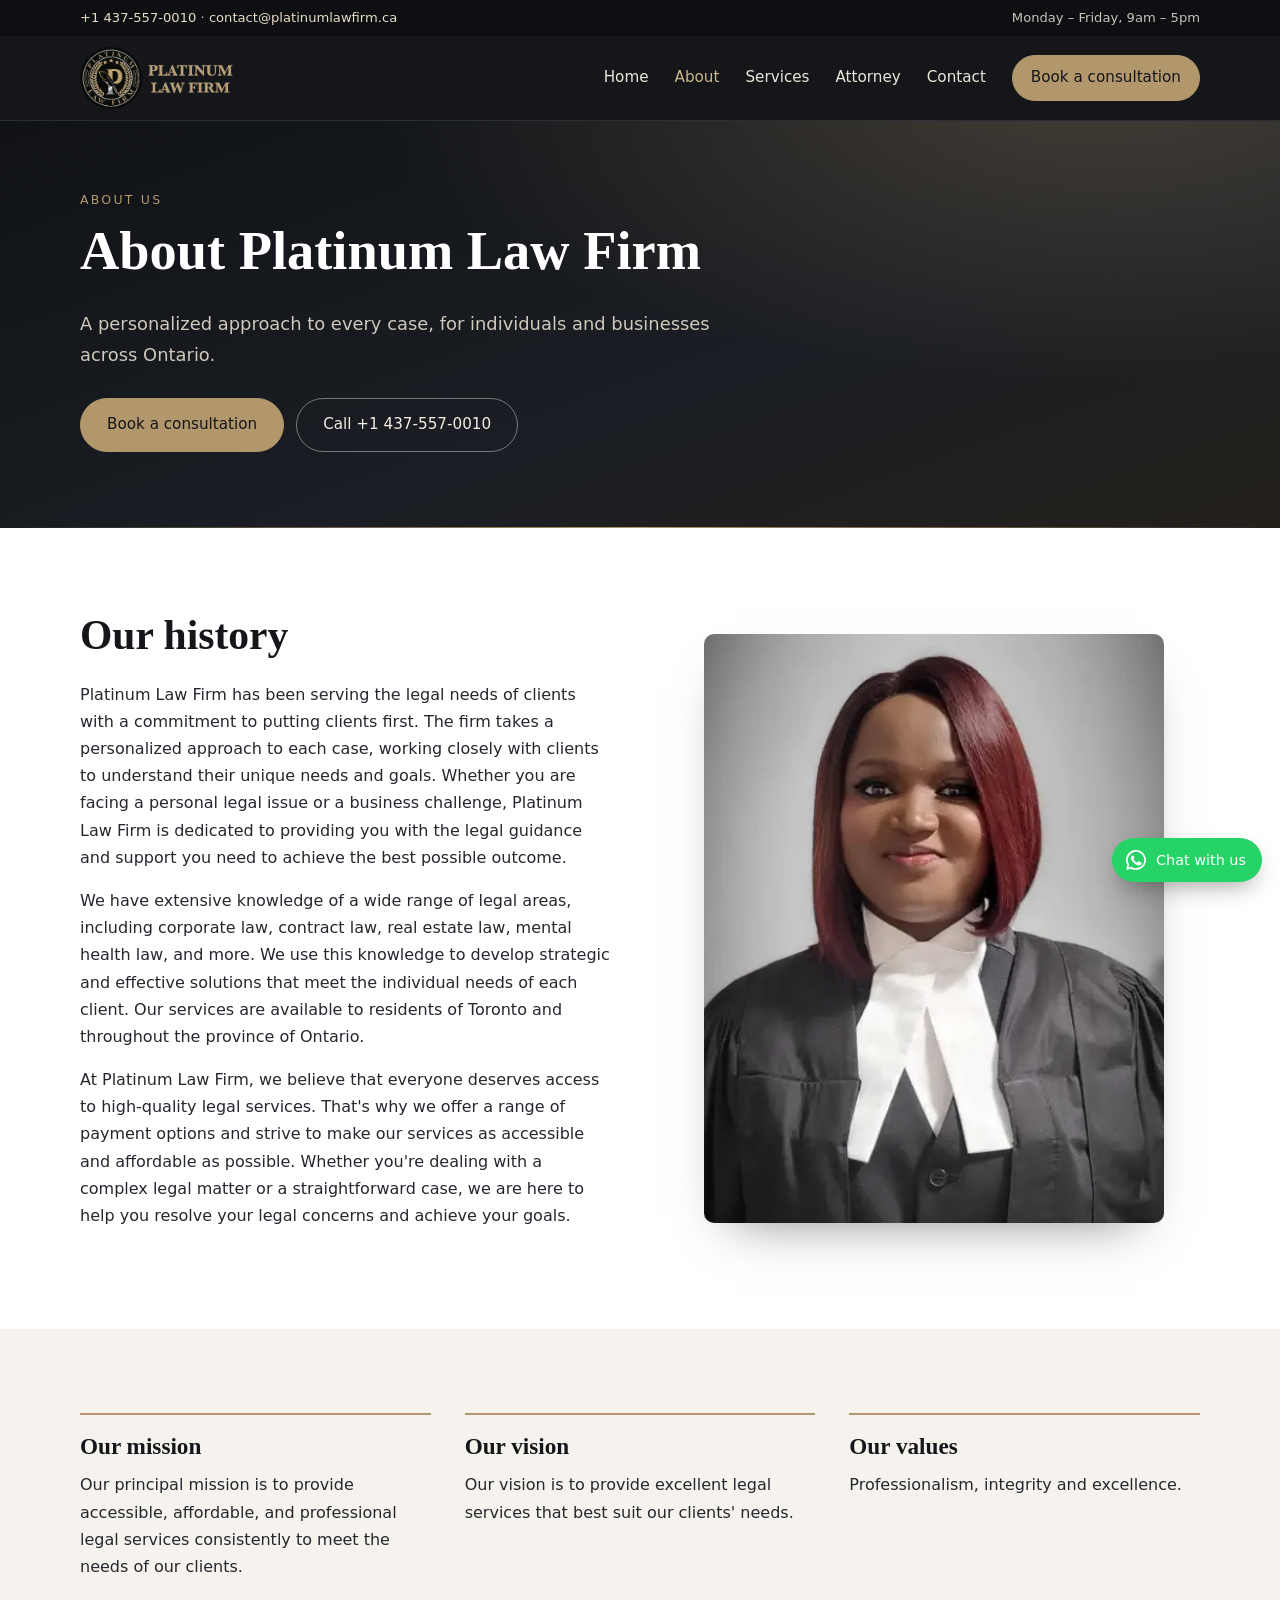
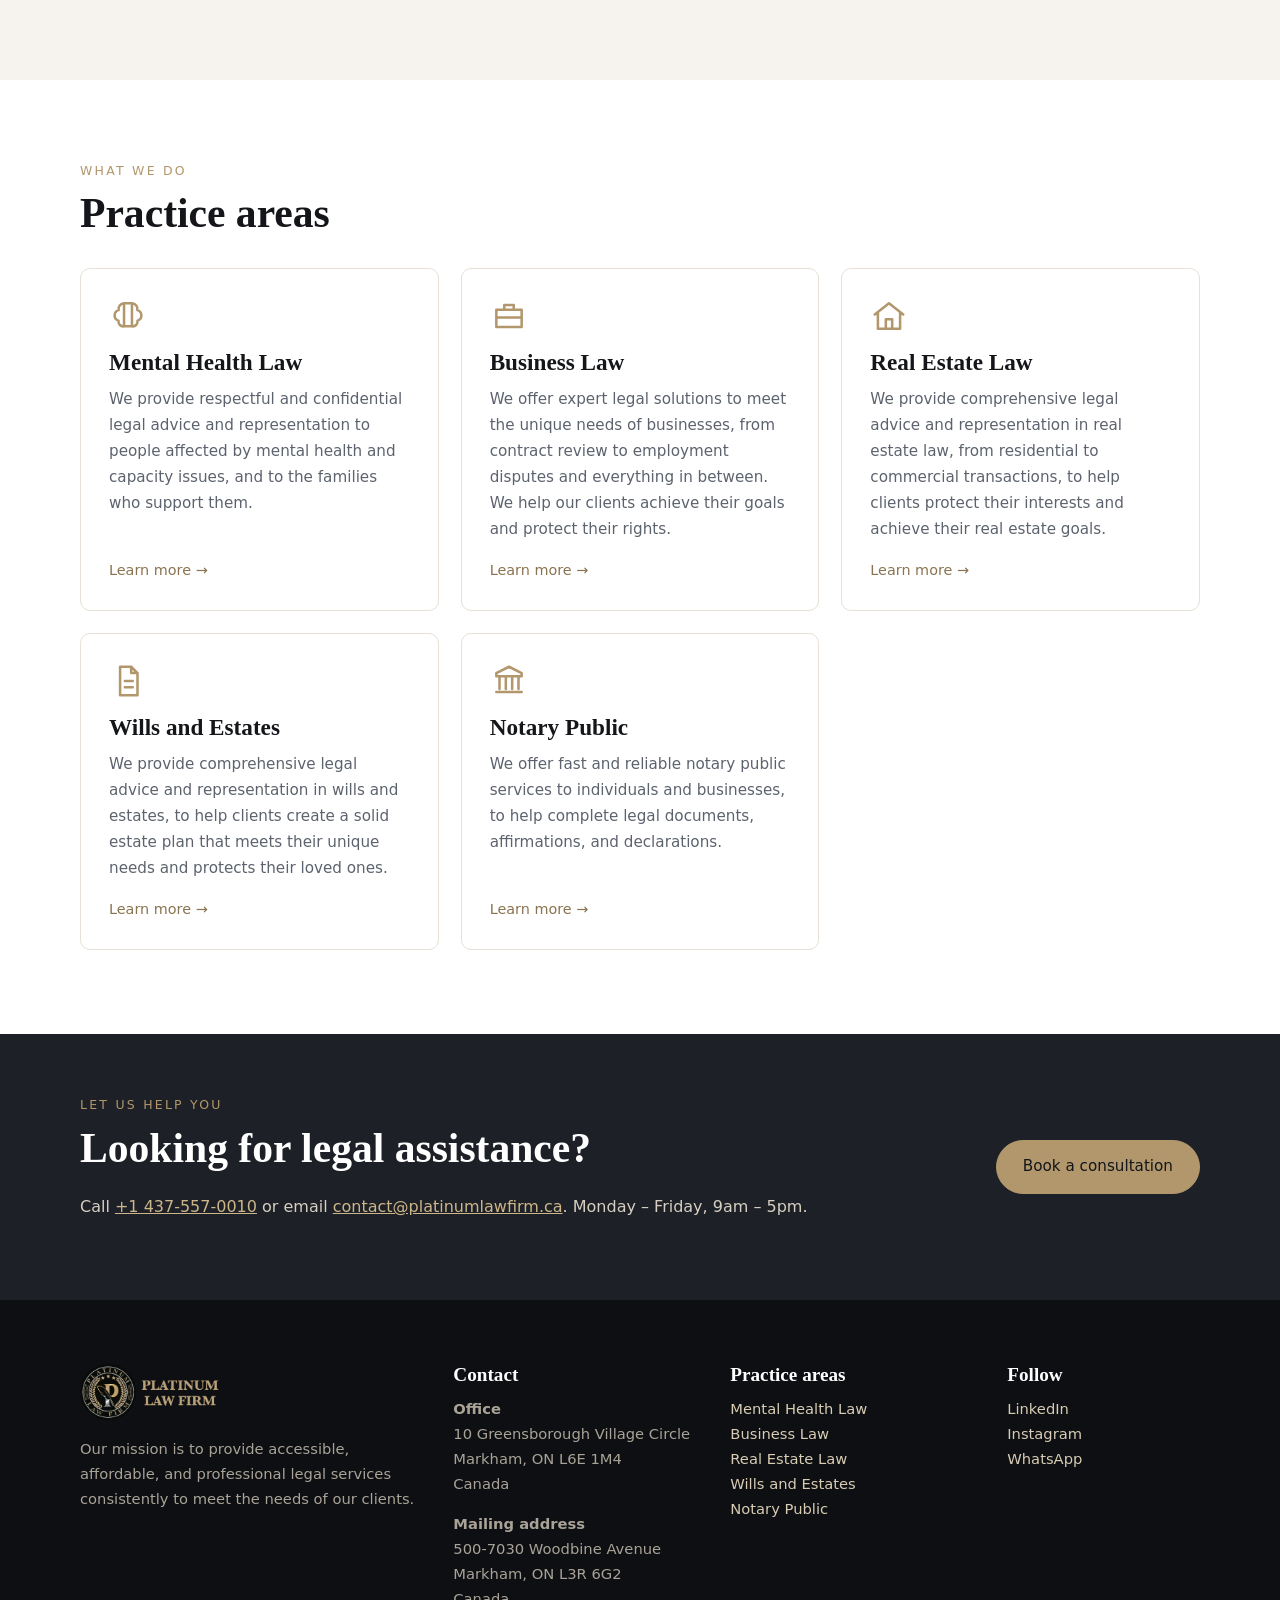
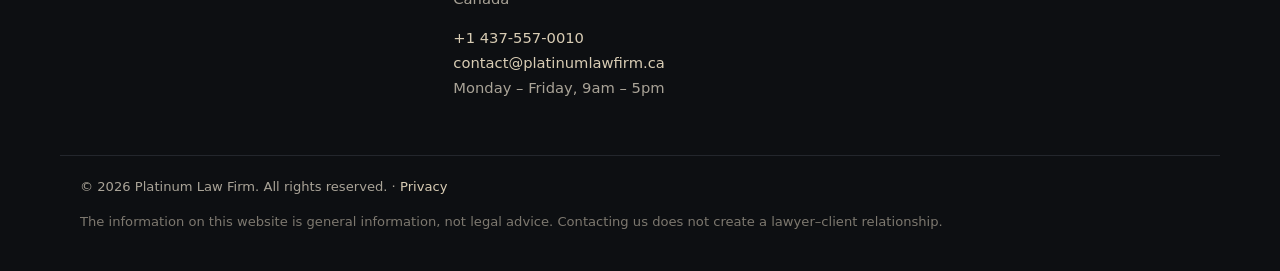
<file: about/index.html>
<!doctype html>
<html lang="en">
<head>
<meta charset="utf-8">
<meta name="viewport" content="width=device-width, initial-scale=1">
<meta http-equiv="Content-Security-Policy" content="default-src 'self'; img-src 'self' data: https://images.pexels.com; media-src https://videos.pexels.com; style-src 'self' https://fonts.googleapis.com; font-src https://fonts.gstatic.com; script-src 'self'; frame-src 'none'; object-src 'none'; base-uri 'self'; form-action 'none'">
<meta name="referrer" content="strict-origin-when-cross-origin">
<title>About | Platinum Law Firm</title>
<meta name="description" content="About Platinum Law Firm: our history, mission, vision and values. Serving Toronto, Markham and all of Ontario.">
<link rel="canonical" href="https://www.platinumlawfirm.ca/about/">
<meta property="og:title" content="About | Platinum Law Firm">
<meta property="og:description" content="About Platinum Law Firm: our history, mission, vision and values. Serving Toronto, Markham and all of Ontario.">
<meta property="og:type" content="website">
<meta property="og:url" content="https://www.platinumlawfirm.ca/about/">
<link rel="icon" href="/assets/img/icon.png">
<link rel="preconnect" href="https://fonts.googleapis.com">
<link rel="preconnect" href="https://fonts.gstatic.com" crossorigin>
<link rel="stylesheet" href="https://fonts.googleapis.com/css2?family=Cormorant+Garamond:wght@500;600&family=Poppins:wght@300;400;500;600&display=swap">
<link rel="stylesheet" href="/css/styles.css?v=8751308770">
<script type="application/ld+json">{"@context":"https://schema.org","@type":"LegalService","name":"Platinum Law Firm","url":"https://www.platinumlawfirm.ca/","telephone":"+14375570010","email":"contact@platinumlawfirm.ca","address":{"@type":"PostalAddress","streetAddress":"10 Greensborough Village Circle","addressLocality":"Markham","addressRegion":"ON","postalCode":"L6E 1M4","addressCountry":"CA"},"openingHours":"Mo-Fr 09:00-17:00","areaServed":"Ontario"}</script>
</head>
<body>
<a class="skip" href="#main">Skip to content</a>
<div class="topbar"><div class="wrap">
  <span><a href="tel:+14375570010">+1 437-557-0010</a> · <a href="mailto:contact@platinumlawfirm.ca">contact@platinumlawfirm.ca</a></span>
  <span class="hide-sm">Monday – Friday, 9am – 5pm</span>
</div></div>
<header class="site-header"><div class="wrap">
  <a class="brand" href="/"><img src="/assets/img/logo.webp" alt="Platinum Law Firm" width="180" height="70"></a>
  <button class="menu-btn" aria-expanded="false" aria-controls="nav">Menu</button>
  <nav id="nav" class="nav"><a href="/">Home</a><a href="/about/" aria-current="page">About</a><a href="/services/">Services</a><a href="/attorney/titilope-olatunji/">Attorney</a><a href="/contact/">Contact</a><a class="btn btn-sm" href="https://platinumlawfirm.cliogrow.com/book" target="_blank" rel="noopener noreferrer">Book a consultation</a></nav>
</div></header>
<main id="main">
<section class="hero hero-sm"><div class="wrap"><p class="eyebrow">About us</p><h1>About Platinum Law Firm</h1><p class="lead">A personalized approach to every case, for individuals and businesses across Ontario.</p><div class="hero-actions"><a class="btn" href="https://platinumlawfirm.cliogrow.com/book" target="_blank" rel="noopener noreferrer">Book a consultation</a><a class="btn btn-ghost" href="tel:+14375570010">Call +1 437-557-0010</a></div></div></section><section class="section"><div class="wrap split">
  <div class="prose"><h2>Our history</h2>
  <p>Platinum Law Firm has been serving the legal needs of clients with a commitment to putting clients first. The firm takes a personalized approach to each case, working closely with clients to understand their unique needs and goals. Whether you are facing a personal legal issue or a business challenge, Platinum Law Firm is dedicated to providing you with the legal guidance and support you need to achieve the best possible outcome.</p>
  <p>We have extensive knowledge of a wide range of legal areas, including corporate law, contract law, real estate law, mental health law, and more. We use this knowledge to develop strategic and effective solutions that meet the individual needs of each client. Our services are available to residents of Toronto and throughout the province of Ontario.</p>
  <p>At Platinum Law Firm, we believe that everyone deserves access to high-quality legal services. That's why we offer a range of payment options and strive to make our services as accessible and affordable as possible. Whether you're dealing with a complex legal matter or a straightforward case, we are here to help you resolve your legal concerns and achieve your goals.</p></div>
  <img class="portrait" src="/assets/img/titi.webp" alt="Titilope Olatunji, lawyer" width="440" height="563" loading="lazy">
</div></section>
<section class="section alt"><div class="wrap values">
  <div><h3>Our mission</h3><p>Our principal mission is to provide accessible, affordable, and professional legal services consistently to meet the needs of our clients.</p></div>
  <div><h3>Our vision</h3><p>Our vision is to provide excellent legal services that best suit our clients' needs.</p></div>
  <div><h3>Our values</h3><p>Professionalism, integrity and excellence.</p></div>
</div></section>
<section class="section"><div class="wrap"><p class="eyebrow">What we do</p><h2>Practice areas</h2><div class="cards"><a class="card" href="/mental-health-law/"><svg class="icon" viewBox="0 0 24 24" aria-hidden="true" fill="none" stroke="currentColor" stroke-width="1.6" stroke-linecap="round" stroke-linejoin="round"><path d="M9.5 4a3.5 3.5 0 0 0-3.4 4.3A3.5 3.5 0 0 0 6 15a3 3 0 0 0 3.5 3.5V4ZM14.5 4a3.5 3.5 0 0 1 3.4 4.3A3.5 3.5 0 0 1 18 15a3 3 0 0 1-3.5 3.5V4ZM9.5 4h5M9.5 18.5h5"/></svg><h3>Mental Health Law</h3><p>We provide respectful and confidential legal advice and representation to people affected by mental health and capacity issues, and to the families who support them.</p><span class="more">Learn more →</span></a><a class="card" href="/business-law/"><svg class="icon" viewBox="0 0 24 24" aria-hidden="true" fill="none" stroke="currentColor" stroke-width="1.6" stroke-linecap="round" stroke-linejoin="round"><path d="M4 8h16v11H4zM9 8V5h6v3M4 13h16"/></svg><h3>Business Law</h3><p>We offer expert legal solutions to meet the unique needs of businesses, from contract review to employment disputes and everything in between. We help our clients achieve their goals and protect their rights.</p><span class="more">Learn more →</span></a><a class="card" href="/real-estate-law/"><svg class="icon" viewBox="0 0 24 24" aria-hidden="true" fill="none" stroke="currentColor" stroke-width="1.6" stroke-linecap="round" stroke-linejoin="round"><path d="M3 11 12 4l9 7M5 10v10h14V10M10 20v-6h4v6"/></svg><h3>Real Estate Law</h3><p>We provide comprehensive legal advice and representation in real estate law, from residential to commercial transactions, to help clients protect their interests and achieve their real estate goals.</p><span class="more">Learn more →</span></a><a class="card" href="/wills-and-estates/"><svg class="icon" viewBox="0 0 24 24" aria-hidden="true" fill="none" stroke="currentColor" stroke-width="1.6" stroke-linecap="round" stroke-linejoin="round"><path d="M7 3h7l4 4v14H7zM14 3v4h4M10 12h5M10 16h5"/></svg><h3>Wills and Estates</h3><p>We provide comprehensive legal advice and representation in wills and estates, to help clients create a solid estate plan that meets their unique needs and protects their loved ones.</p><span class="more">Learn more →</span></a><a class="card" href="/notary-public/"><svg class="icon" viewBox="0 0 24 24" aria-hidden="true" fill="none" stroke="currentColor" stroke-width="1.6" stroke-linecap="round" stroke-linejoin="round"><path d="M12 3 4 7v2h16V7l-8-4ZM6 9v8M10 9v8M14 9v8M18 9v8M4 19h16"/></svg><h3>Notary Public</h3><p>We offer fast and reliable notary public services to individuals and businesses, to help complete legal documents, affirmations, and declarations.</p><span class="more">Learn more →</span></a></div></div></section>
<section class="cta"><div class="wrap cta-inner">
  <div><p class="eyebrow">Let us help you</p><h2>Looking for legal assistance?</h2>
  <p>Call <a href="tel:+14375570010">+1 437-557-0010</a> or email <a href="mailto:contact@platinumlawfirm.ca">contact@platinumlawfirm.ca</a>. Monday – Friday, 9am – 5pm.</p></div>
  <a class="btn" href="https://platinumlawfirm.cliogrow.com/book" target="_blank" rel="noopener noreferrer">Book a consultation</a>
</div></section>
</main>
<footer class="site-footer"><div class="wrap footer-grid">
  <div><img src="/assets/img/logo.webp" alt="Platinum Law Firm" width="160" height="62" loading="lazy">
  <p>Our mission is to provide accessible, affordable, and professional legal services consistently to meet the needs of our clients.</p></div>
  <div><h3>Contact</h3><address><strong>Office</strong><br>10 Greensborough Village Circle<br>Markham, ON L6E 1M4<br>Canada</address>
  <address><strong>Mailing address</strong><br>500-7030 Woodbine Avenue<br>Markham, ON L3R 6G2<br>Canada</address>
  <p><a href="tel:+14375570010">+1 437-557-0010</a><br><a href="mailto:contact@platinumlawfirm.ca">contact@platinumlawfirm.ca</a><br>Monday – Friday, 9am – 5pm</p></div>
  <div><h3>Practice areas</h3><ul><li><a href="/mental-health-law/">Mental Health Law</a></li><li><a href="/business-law/">Business Law</a></li><li><a href="/real-estate-law/">Real Estate Law</a></li><li><a href="/wills-and-estates/">Wills and Estates</a></li><li><a href="/notary-public/">Notary Public</a></li></ul></div>
  <div><h3>Follow</h3><ul><li><a href="https://www.linkedin.com/in/titi-olatunji-b4676b242/" target="_blank" rel="noopener noreferrer">LinkedIn</a></li><li><a href="https://www.instagram.com/platinum_law_firm/" target="_blank" rel="noopener noreferrer">Instagram</a></li><li><a href="https://wa.me/14375570010" target="_blank" rel="noopener noreferrer">WhatsApp</a></li></ul></div>
</div>
<div class="wrap legal"><p>© <span id="yr">2026</span> Platinum Law Firm. All rights reserved. · <a href="/privacy/">Privacy</a></p>
<p class="disclaimer">The information on this website is general information, not legal advice. Contacting us does not create a lawyer–client relationship.</p></div>
</footer>
<a class="wa" href="https://wa.me/14375570010" target="_blank" rel="noopener noreferrer" aria-label="Chat with us on WhatsApp"><svg viewBox="0 0 24 24" aria-hidden="true"><path fill="currentColor" d="M12 2a10 10 0 0 0-8.6 15.1L2 22l5-1.3A10 10 0 1 0 12 2Zm0 18.2a8.2 8.2 0 0 1-4.2-1.2l-.3-.2-3 .8.8-2.9-.2-.3A8.2 8.2 0 1 1 12 20.2Zm4.5-6.1c-.2-.1-1.5-.7-1.7-.8s-.4-.1-.6.1-.7.8-.8 1-.3.2-.5.1a6.7 6.7 0 0 1-3.3-2.9c-.3-.4.2-.4.7-1.4a.5.5 0 0 0 0-.4l-.8-1.8c-.2-.5-.4-.4-.6-.4h-.5a1 1 0 0 0-.7.3 3 3 0 0 0-.9 2.2 5.2 5.2 0 0 0 1.1 2.7 11.8 11.8 0 0 0 4.5 4c1.7.7 2.3.8 3.2.6a2.7 2.7 0 0 0 1.8-1.2 2.2 2.2 0 0 0 .1-1.3c0-.1-.2-.2-.5-.3Z"/></svg><span>Chat with us</span></a>
<script src="/js/site.js?v=e54e2f7139" defer></script>
</body>
</html>
</file>
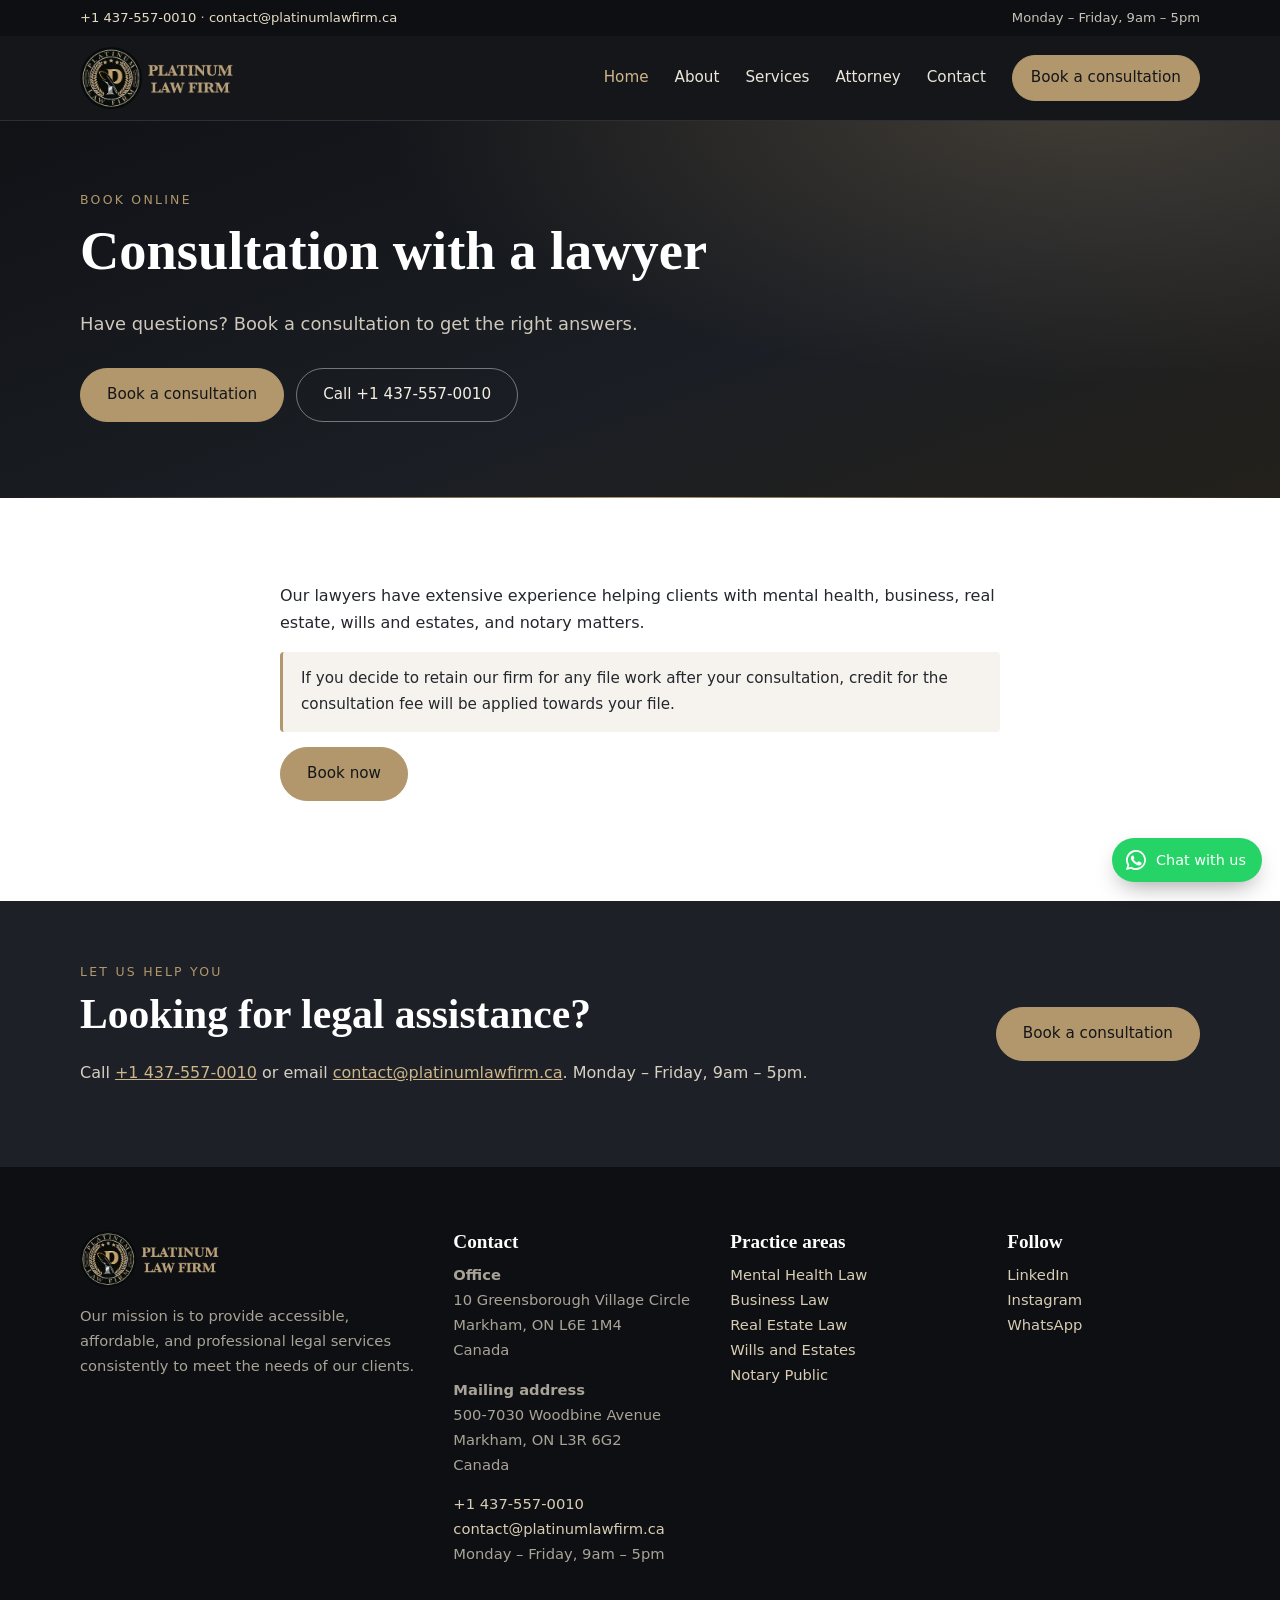
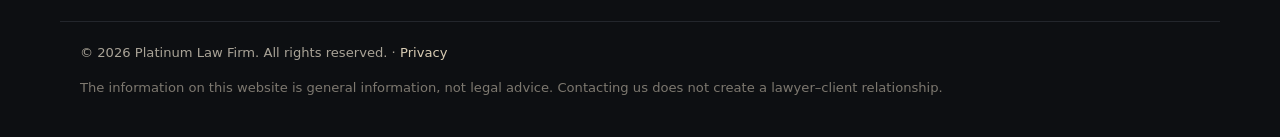
<file: book-online/index.html>
<!doctype html>
<html lang="en">
<head>
<meta charset="utf-8">
<meta name="viewport" content="width=device-width, initial-scale=1">
<meta http-equiv="Content-Security-Policy" content="default-src 'self'; img-src 'self' data: https://images.pexels.com; media-src https://videos.pexels.com; style-src 'self' https://fonts.googleapis.com; font-src https://fonts.gstatic.com; script-src 'self'; frame-src 'none'; object-src 'none'; base-uri 'self'; form-action 'none'">
<meta name="referrer" content="strict-origin-when-cross-origin">
<title>Book Online | Platinum Law Firm</title>
<meta name="description" content="Book a consultation with a lawyer at Platinum Law Firm online.">
<link rel="canonical" href="https://www.platinumlawfirm.ca/book-online/">
<meta property="og:title" content="Book Online | Platinum Law Firm">
<meta property="og:description" content="Book a consultation with a lawyer at Platinum Law Firm online.">
<meta property="og:type" content="website">
<meta property="og:url" content="https://www.platinumlawfirm.ca/book-online/">
<link rel="icon" href="/assets/img/icon.png">
<link rel="preconnect" href="https://fonts.googleapis.com">
<link rel="preconnect" href="https://fonts.gstatic.com" crossorigin>
<link rel="stylesheet" href="https://fonts.googleapis.com/css2?family=Cormorant+Garamond:wght@500;600&family=Poppins:wght@300;400;500;600&display=swap">
<link rel="stylesheet" href="/css/styles.css?v=8751308770">
<script type="application/ld+json">{"@context":"https://schema.org","@type":"LegalService","name":"Platinum Law Firm","url":"https://www.platinumlawfirm.ca/","telephone":"+14375570010","email":"contact@platinumlawfirm.ca","address":{"@type":"PostalAddress","streetAddress":"10 Greensborough Village Circle","addressLocality":"Markham","addressRegion":"ON","postalCode":"L6E 1M4","addressCountry":"CA"},"openingHours":"Mo-Fr 09:00-17:00","areaServed":"Ontario"}</script>
</head>
<body>
<a class="skip" href="#main">Skip to content</a>
<div class="topbar"><div class="wrap">
  <span><a href="tel:+14375570010">+1 437-557-0010</a> · <a href="mailto:contact@platinumlawfirm.ca">contact@platinumlawfirm.ca</a></span>
  <span class="hide-sm">Monday – Friday, 9am – 5pm</span>
</div></div>
<header class="site-header"><div class="wrap">
  <a class="brand" href="/"><img src="/assets/img/logo.webp" alt="Platinum Law Firm" width="180" height="70"></a>
  <button class="menu-btn" aria-expanded="false" aria-controls="nav">Menu</button>
  <nav id="nav" class="nav"><a href="/" aria-current="page">Home</a><a href="/about/">About</a><a href="/services/">Services</a><a href="/attorney/titilope-olatunji/">Attorney</a><a href="/contact/">Contact</a><a class="btn btn-sm" href="https://platinumlawfirm.cliogrow.com/book" target="_blank" rel="noopener noreferrer">Book a consultation</a></nav>
</div></header>
<main id="main">
<section class="hero hero-sm"><div class="wrap"><p class="eyebrow">Book online</p><h1>Consultation with a lawyer</h1><p class="lead">Have questions? Book a consultation to get the right answers.</p><div class="hero-actions"><a class="btn" href="https://platinumlawfirm.cliogrow.com/book" target="_blank" rel="noopener noreferrer">Book a consultation</a><a class="btn btn-ghost" href="tel:+14375570010">Call +1 437-557-0010</a></div></div></section><section class="section"><div class="wrap prose narrow">
  <p>Our lawyers have extensive experience helping clients with mental health, business, real estate, wills and estates, and notary matters.</p>
  <p class="note">If you decide to retain our firm for any file work after your consultation, credit for the consultation fee will be applied towards your file.</p>
  <p><a class="btn" href="https://platinumlawfirm.cliogrow.com/book" target="_blank" rel="noopener noreferrer">Book now</a></p></div></section>
<section class="cta"><div class="wrap cta-inner">
  <div><p class="eyebrow">Let us help you</p><h2>Looking for legal assistance?</h2>
  <p>Call <a href="tel:+14375570010">+1 437-557-0010</a> or email <a href="mailto:contact@platinumlawfirm.ca">contact@platinumlawfirm.ca</a>. Monday – Friday, 9am – 5pm.</p></div>
  <a class="btn" href="https://platinumlawfirm.cliogrow.com/book" target="_blank" rel="noopener noreferrer">Book a consultation</a>
</div></section>
</main>
<footer class="site-footer"><div class="wrap footer-grid">
  <div><img src="/assets/img/logo.webp" alt="Platinum Law Firm" width="160" height="62" loading="lazy">
  <p>Our mission is to provide accessible, affordable, and professional legal services consistently to meet the needs of our clients.</p></div>
  <div><h3>Contact</h3><address><strong>Office</strong><br>10 Greensborough Village Circle<br>Markham, ON L6E 1M4<br>Canada</address>
  <address><strong>Mailing address</strong><br>500-7030 Woodbine Avenue<br>Markham, ON L3R 6G2<br>Canada</address>
  <p><a href="tel:+14375570010">+1 437-557-0010</a><br><a href="mailto:contact@platinumlawfirm.ca">contact@platinumlawfirm.ca</a><br>Monday – Friday, 9am – 5pm</p></div>
  <div><h3>Practice areas</h3><ul><li><a href="/mental-health-law/">Mental Health Law</a></li><li><a href="/business-law/">Business Law</a></li><li><a href="/real-estate-law/">Real Estate Law</a></li><li><a href="/wills-and-estates/">Wills and Estates</a></li><li><a href="/notary-public/">Notary Public</a></li></ul></div>
  <div><h3>Follow</h3><ul><li><a href="https://www.linkedin.com/in/titi-olatunji-b4676b242/" target="_blank" rel="noopener noreferrer">LinkedIn</a></li><li><a href="https://www.instagram.com/platinum_law_firm/" target="_blank" rel="noopener noreferrer">Instagram</a></li><li><a href="https://wa.me/14375570010" target="_blank" rel="noopener noreferrer">WhatsApp</a></li></ul></div>
</div>
<div class="wrap legal"><p>© <span id="yr">2026</span> Platinum Law Firm. All rights reserved. · <a href="/privacy/">Privacy</a></p>
<p class="disclaimer">The information on this website is general information, not legal advice. Contacting us does not create a lawyer–client relationship.</p></div>
</footer>
<a class="wa" href="https://wa.me/14375570010" target="_blank" rel="noopener noreferrer" aria-label="Chat with us on WhatsApp"><svg viewBox="0 0 24 24" aria-hidden="true"><path fill="currentColor" d="M12 2a10 10 0 0 0-8.6 15.1L2 22l5-1.3A10 10 0 1 0 12 2Zm0 18.2a8.2 8.2 0 0 1-4.2-1.2l-.3-.2-3 .8.8-2.9-.2-.3A8.2 8.2 0 1 1 12 20.2Zm4.5-6.1c-.2-.1-1.5-.7-1.7-.8s-.4-.1-.6.1-.7.8-.8 1-.3.2-.5.1a6.7 6.7 0 0 1-3.3-2.9c-.3-.4.2-.4.7-1.4a.5.5 0 0 0 0-.4l-.8-1.8c-.2-.5-.4-.4-.6-.4h-.5a1 1 0 0 0-.7.3 3 3 0 0 0-.9 2.2 5.2 5.2 0 0 0 1.1 2.7 11.8 11.8 0 0 0 4.5 4c1.7.7 2.3.8 3.2.6a2.7 2.7 0 0 0 1.8-1.2 2.2 2.2 0 0 0 .1-1.3c0-.1-.2-.2-.5-.3Z"/></svg><span>Chat with us</span></a>
<script src="/js/site.js?v=e54e2f7139" defer></script>
</body>
</html>
</file>
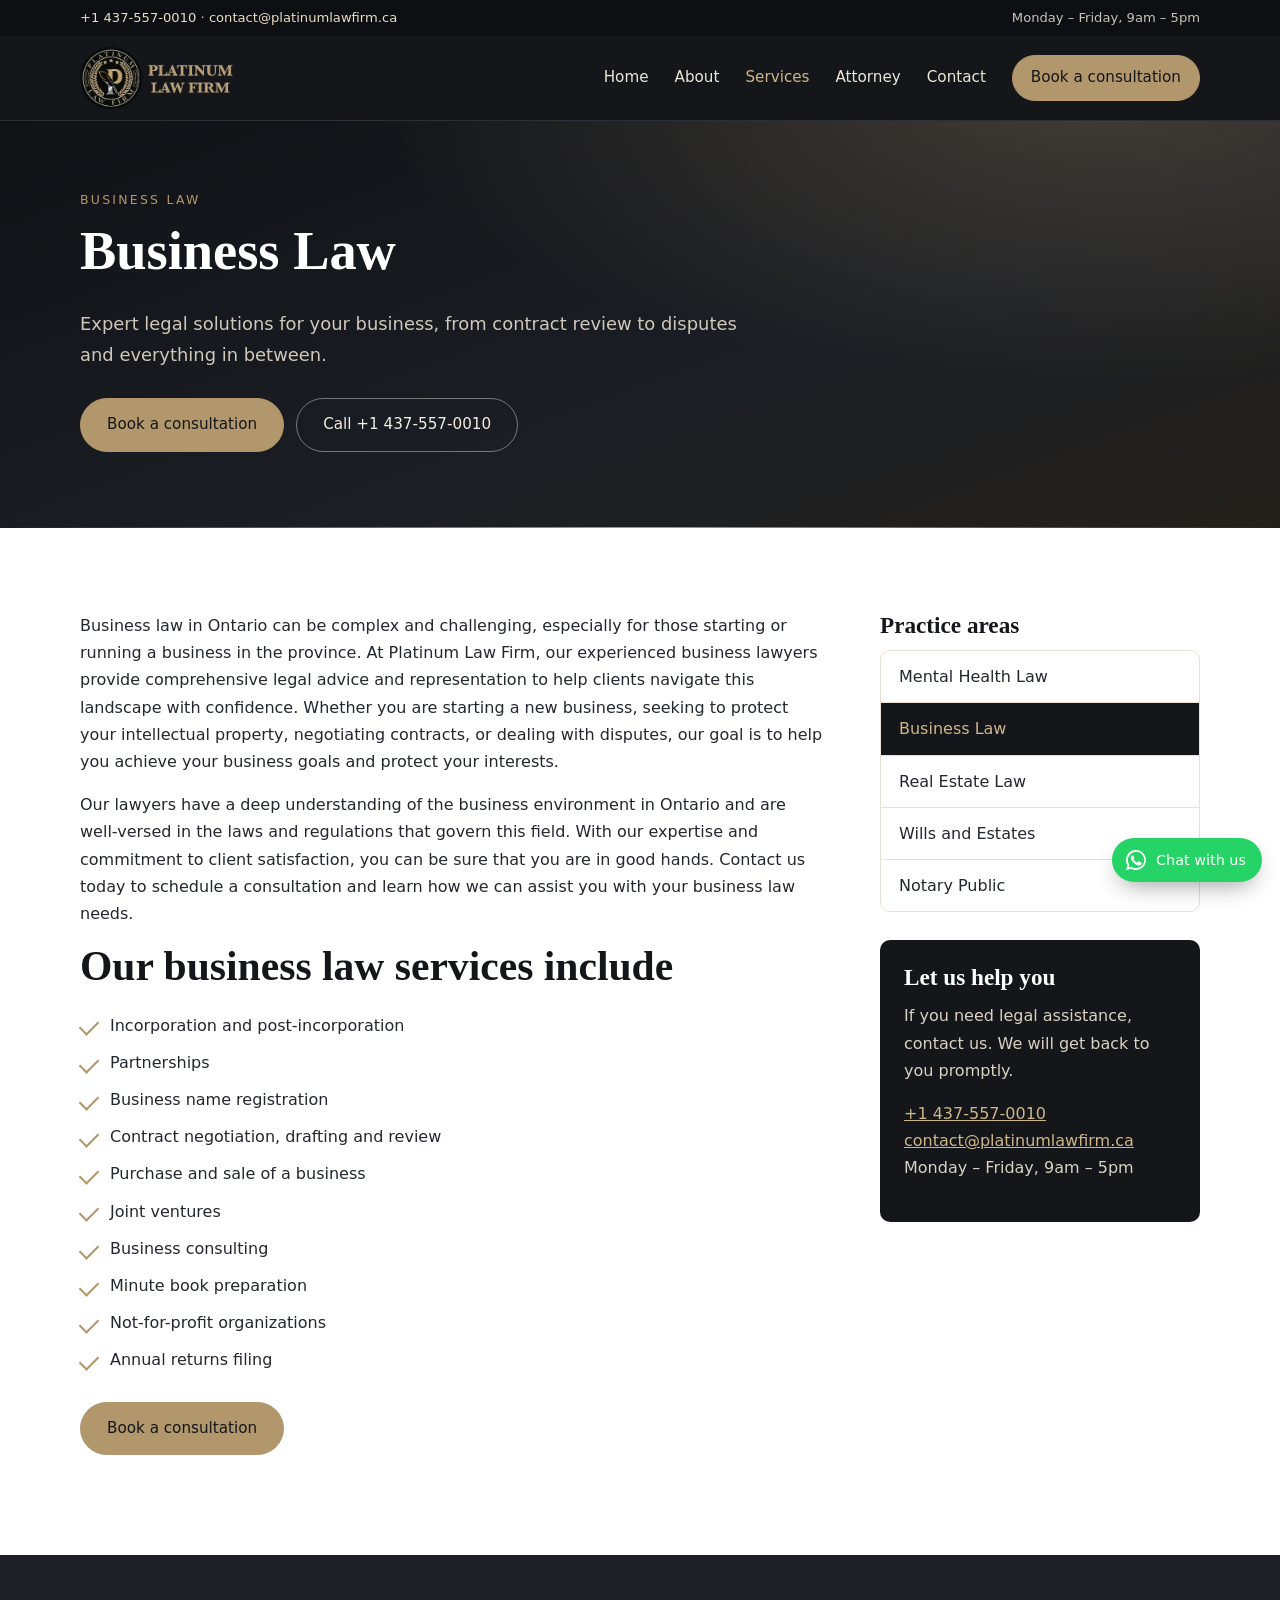
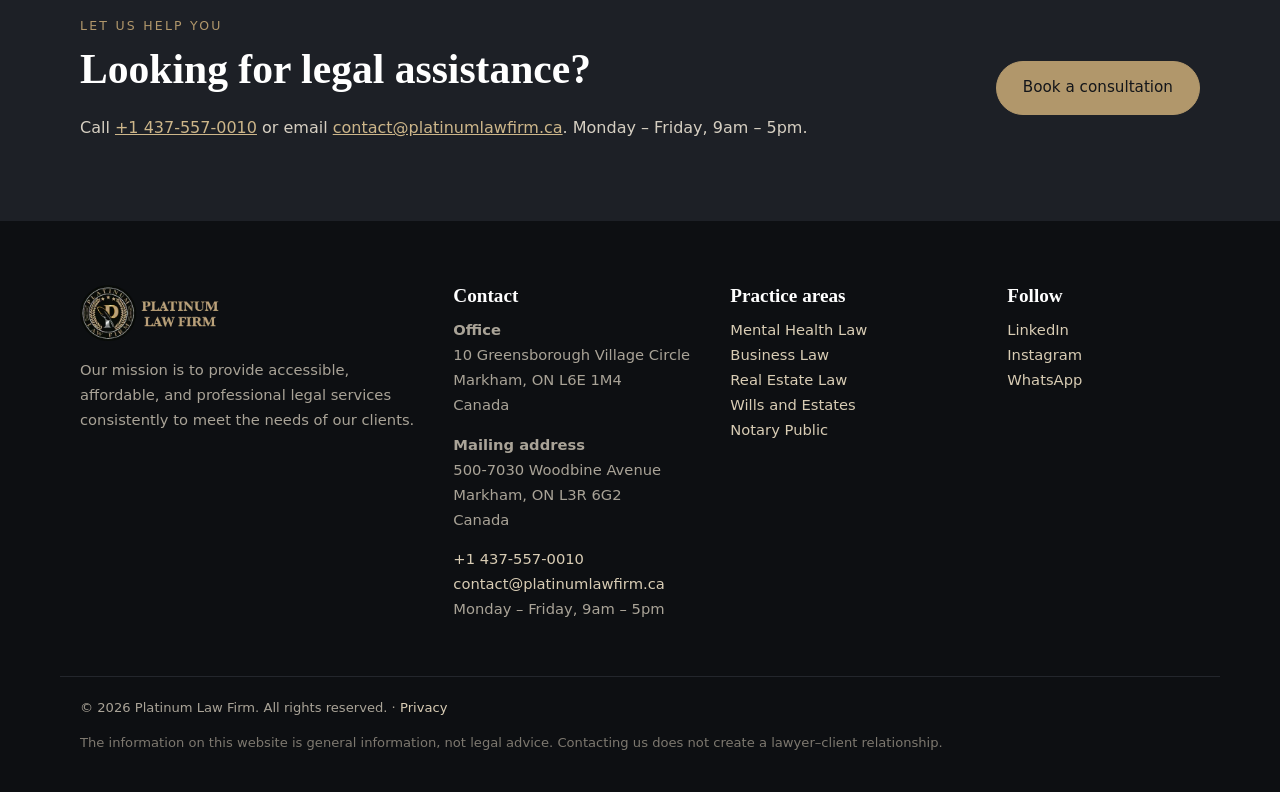
<file: business-law/index.html>
<!doctype html>
<html lang="en">
<head>
<meta charset="utf-8">
<meta name="viewport" content="width=device-width, initial-scale=1">
<meta http-equiv="Content-Security-Policy" content="default-src 'self'; img-src 'self' data: https://images.pexels.com; media-src https://videos.pexels.com; style-src 'self' https://fonts.googleapis.com; font-src https://fonts.gstatic.com; script-src 'self'; frame-src 'none'; object-src 'none'; base-uri 'self'; form-action 'none'">
<meta name="referrer" content="strict-origin-when-cross-origin">
<title>Business Law | Platinum Law Firm</title>
<meta name="description" content="Business Law lawyer in Markham, Ontario. We offer expert legal solutions to meet the unique needs of businesses, from contract review to employment disputes and everything in between. We help our clients achieve their goals and protect their rights.">
<link rel="canonical" href="https://www.platinumlawfirm.ca/business-law/">
<meta property="og:title" content="Business Law | Platinum Law Firm">
<meta property="og:description" content="Business Law lawyer in Markham, Ontario. We offer expert legal solutions to meet the unique needs of businesses, from contract review to employment disputes and everything in between. We help our clients achieve their goals and protect their rights.">
<meta property="og:type" content="website">
<meta property="og:url" content="https://www.platinumlawfirm.ca/business-law/">
<link rel="icon" href="/assets/img/icon.png">
<link rel="preconnect" href="https://fonts.googleapis.com">
<link rel="preconnect" href="https://fonts.gstatic.com" crossorigin>
<link rel="stylesheet" href="https://fonts.googleapis.com/css2?family=Cormorant+Garamond:wght@500;600&family=Poppins:wght@300;400;500;600&display=swap">
<link rel="stylesheet" href="/css/styles.css?v=8751308770">
<script type="application/ld+json">{"@context":"https://schema.org","@type":"LegalService","name":"Platinum Law Firm","url":"https://www.platinumlawfirm.ca/","telephone":"+14375570010","email":"contact@platinumlawfirm.ca","address":{"@type":"PostalAddress","streetAddress":"10 Greensborough Village Circle","addressLocality":"Markham","addressRegion":"ON","postalCode":"L6E 1M4","addressCountry":"CA"},"openingHours":"Mo-Fr 09:00-17:00","areaServed":"Ontario"}</script>
</head>
<body>
<a class="skip" href="#main">Skip to content</a>
<div class="topbar"><div class="wrap">
  <span><a href="tel:+14375570010">+1 437-557-0010</a> · <a href="mailto:contact@platinumlawfirm.ca">contact@platinumlawfirm.ca</a></span>
  <span class="hide-sm">Monday – Friday, 9am – 5pm</span>
</div></div>
<header class="site-header"><div class="wrap">
  <a class="brand" href="/"><img src="/assets/img/logo.webp" alt="Platinum Law Firm" width="180" height="70"></a>
  <button class="menu-btn" aria-expanded="false" aria-controls="nav">Menu</button>
  <nav id="nav" class="nav"><a href="/">Home</a><a href="/about/">About</a><a href="/services/" aria-current="page">Services</a><a href="/attorney/titilope-olatunji/">Attorney</a><a href="/contact/">Contact</a><a class="btn btn-sm" href="https://platinumlawfirm.cliogrow.com/book" target="_blank" rel="noopener noreferrer">Book a consultation</a></nav>
</div></header>
<main id="main">
<section class="hero hero-sm"><div class="wrap"><p class="eyebrow">Business Law</p><h1>Business Law</h1><p class="lead">Expert legal solutions for your business, from contract review to disputes and everything in between.</p><div class="hero-actions"><a class="btn" href="https://platinumlawfirm.cliogrow.com/book" target="_blank" rel="noopener noreferrer">Book a consultation</a><a class="btn btn-ghost" href="tel:+14375570010">Call +1 437-557-0010</a></div></div></section><section class="section"><div class="wrap with-aside">
  <div class="prose"><p>Business law in Ontario can be complex and challenging, especially for those starting or running a business in the province. At Platinum Law Firm, our experienced business lawyers provide comprehensive legal advice and representation to help clients navigate this landscape with confidence. Whether you are starting a new business, seeking to protect your intellectual property, negotiating contracts, or dealing with disputes, our goal is to help you achieve your business goals and protect your interests.</p><p>Our lawyers have a deep understanding of the business environment in Ontario and are well-versed in the laws and regulations that govern this field. With our expertise and commitment to client satisfaction, you can be sure that you are in good hands. Contact us today to schedule a consultation and learn how we can assist you with your business law needs.</p>
  <h2>Our business law services include</h2>
  <ul class="checks"><li>Incorporation and post-incorporation</li><li>Partnerships</li><li>Business name registration</li><li>Contract negotiation, drafting and review</li><li>Purchase and sale of a business</li><li>Joint ventures</li><li>Business consulting</li><li>Minute book preparation</li><li>Not-for-profit organizations</li><li>Annual returns filing</li></ul>
  <p><a class="btn" href="https://platinumlawfirm.cliogrow.com/book" target="_blank" rel="noopener noreferrer">Book a consultation</a></p></div>
  <aside class="aside"><h3>Practice areas</h3><ul><li><a href="/mental-health-law/">Mental Health Law</a></li><li><a href="/business-law/" aria-current="page">Business Law</a></li><li><a href="/real-estate-law/">Real Estate Law</a></li><li><a href="/wills-and-estates/">Wills and Estates</a></li><li><a href="/notary-public/">Notary Public</a></li></ul>
  <div class="aside-box"><h3>Let us help you</h3><p>If you need legal assistance, contact us. We will get back to you promptly.</p>
  <p><a href="tel:+14375570010">+1 437-557-0010</a><br><a href="mailto:contact@platinumlawfirm.ca">contact@platinumlawfirm.ca</a><br>Monday – Friday, 9am – 5pm</p></div></aside>
</div></section>
<section class="cta"><div class="wrap cta-inner">
  <div><p class="eyebrow">Let us help you</p><h2>Looking for legal assistance?</h2>
  <p>Call <a href="tel:+14375570010">+1 437-557-0010</a> or email <a href="mailto:contact@platinumlawfirm.ca">contact@platinumlawfirm.ca</a>. Monday – Friday, 9am – 5pm.</p></div>
  <a class="btn" href="https://platinumlawfirm.cliogrow.com/book" target="_blank" rel="noopener noreferrer">Book a consultation</a>
</div></section>
</main>
<footer class="site-footer"><div class="wrap footer-grid">
  <div><img src="/assets/img/logo.webp" alt="Platinum Law Firm" width="160" height="62" loading="lazy">
  <p>Our mission is to provide accessible, affordable, and professional legal services consistently to meet the needs of our clients.</p></div>
  <div><h3>Contact</h3><address><strong>Office</strong><br>10 Greensborough Village Circle<br>Markham, ON L6E 1M4<br>Canada</address>
  <address><strong>Mailing address</strong><br>500-7030 Woodbine Avenue<br>Markham, ON L3R 6G2<br>Canada</address>
  <p><a href="tel:+14375570010">+1 437-557-0010</a><br><a href="mailto:contact@platinumlawfirm.ca">contact@platinumlawfirm.ca</a><br>Monday – Friday, 9am – 5pm</p></div>
  <div><h3>Practice areas</h3><ul><li><a href="/mental-health-law/">Mental Health Law</a></li><li><a href="/business-law/">Business Law</a></li><li><a href="/real-estate-law/">Real Estate Law</a></li><li><a href="/wills-and-estates/">Wills and Estates</a></li><li><a href="/notary-public/">Notary Public</a></li></ul></div>
  <div><h3>Follow</h3><ul><li><a href="https://www.linkedin.com/in/titi-olatunji-b4676b242/" target="_blank" rel="noopener noreferrer">LinkedIn</a></li><li><a href="https://www.instagram.com/platinum_law_firm/" target="_blank" rel="noopener noreferrer">Instagram</a></li><li><a href="https://wa.me/14375570010" target="_blank" rel="noopener noreferrer">WhatsApp</a></li></ul></div>
</div>
<div class="wrap legal"><p>© <span id="yr">2026</span> Platinum Law Firm. All rights reserved. · <a href="/privacy/">Privacy</a></p>
<p class="disclaimer">The information on this website is general information, not legal advice. Contacting us does not create a lawyer–client relationship.</p></div>
</footer>
<a class="wa" href="https://wa.me/14375570010" target="_blank" rel="noopener noreferrer" aria-label="Chat with us on WhatsApp"><svg viewBox="0 0 24 24" aria-hidden="true"><path fill="currentColor" d="M12 2a10 10 0 0 0-8.6 15.1L2 22l5-1.3A10 10 0 1 0 12 2Zm0 18.2a8.2 8.2 0 0 1-4.2-1.2l-.3-.2-3 .8.8-2.9-.2-.3A8.2 8.2 0 1 1 12 20.2Zm4.5-6.1c-.2-.1-1.5-.7-1.7-.8s-.4-.1-.6.1-.7.8-.8 1-.3.2-.5.1a6.7 6.7 0 0 1-3.3-2.9c-.3-.4.2-.4.7-1.4a.5.5 0 0 0 0-.4l-.8-1.8c-.2-.5-.4-.4-.6-.4h-.5a1 1 0 0 0-.7.3 3 3 0 0 0-.9 2.2 5.2 5.2 0 0 0 1.1 2.7 11.8 11.8 0 0 0 4.5 4c1.7.7 2.3.8 3.2.6a2.7 2.7 0 0 0 1.8-1.2 2.2 2.2 0 0 0 .1-1.3c0-.1-.2-.2-.5-.3Z"/></svg><span>Chat with us</span></a>
<script src="/js/site.js?v=e54e2f7139" defer></script>
</body>
</html>
</file>
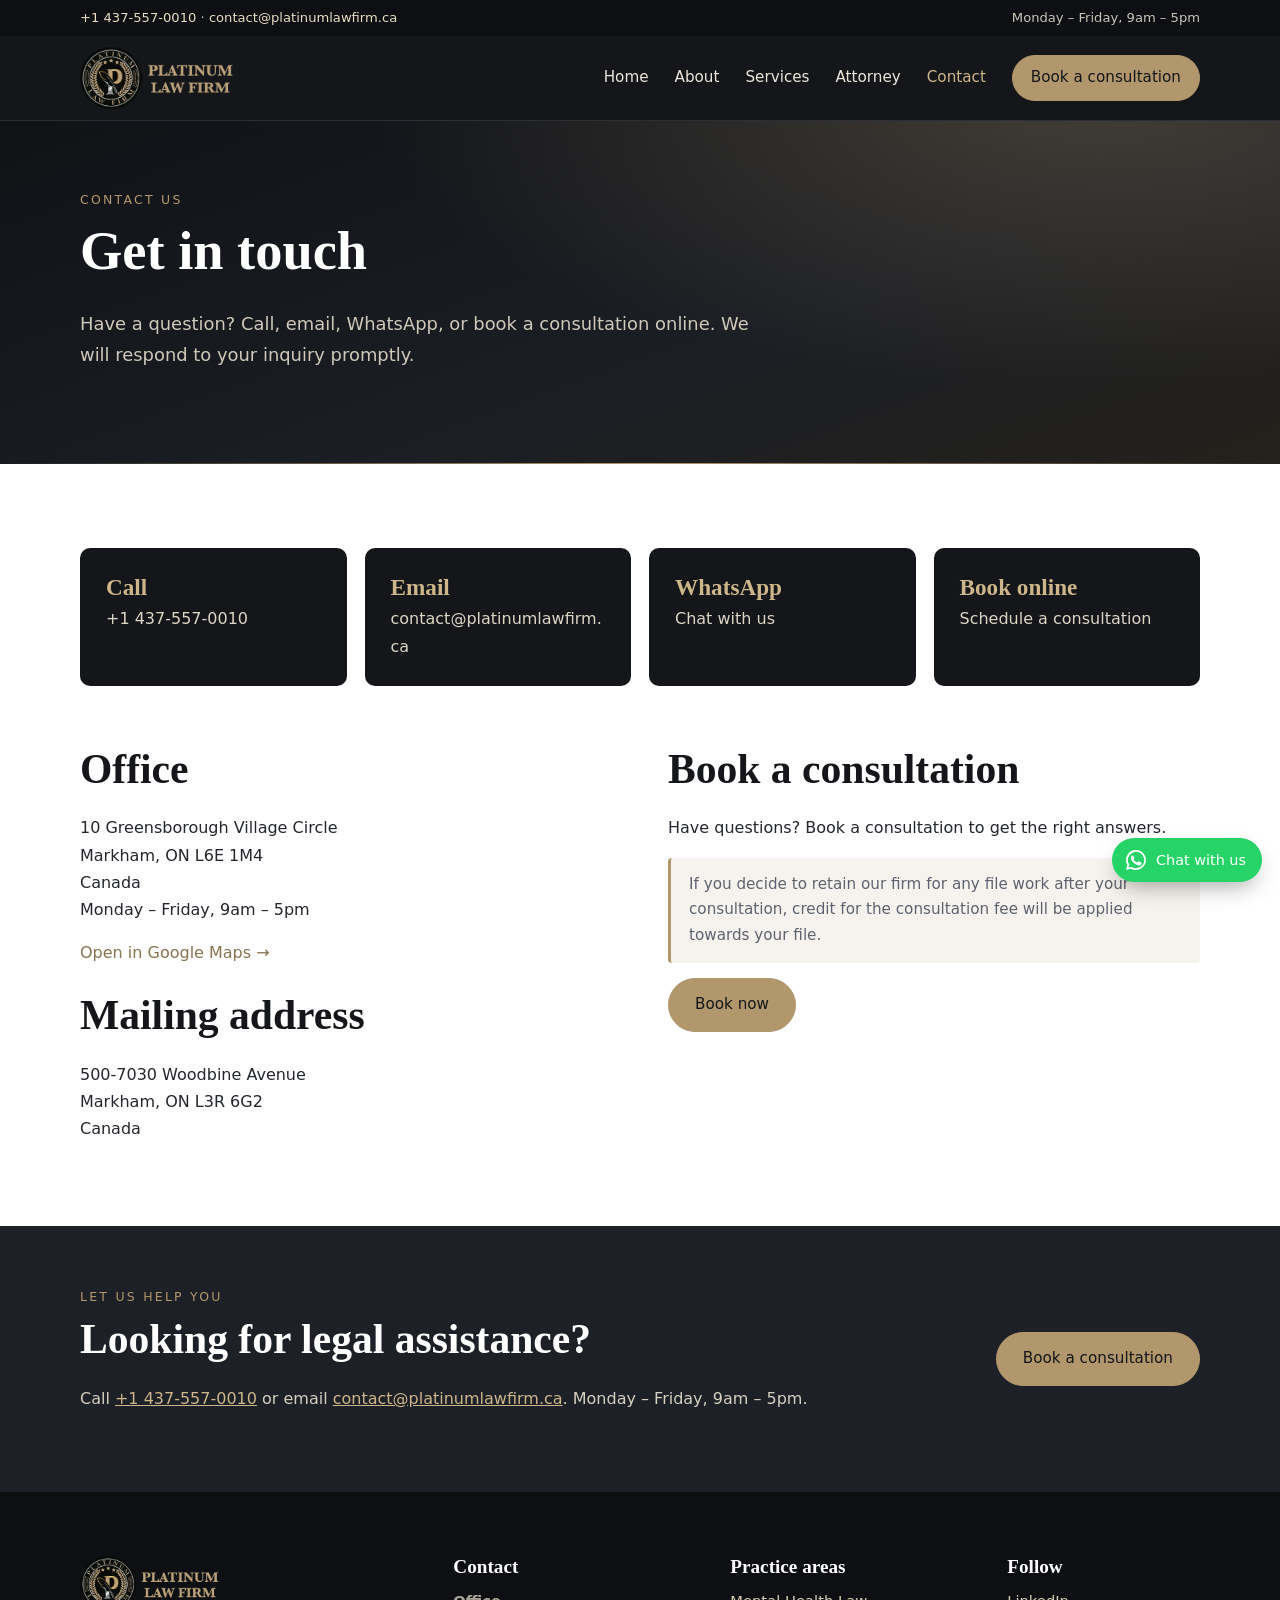
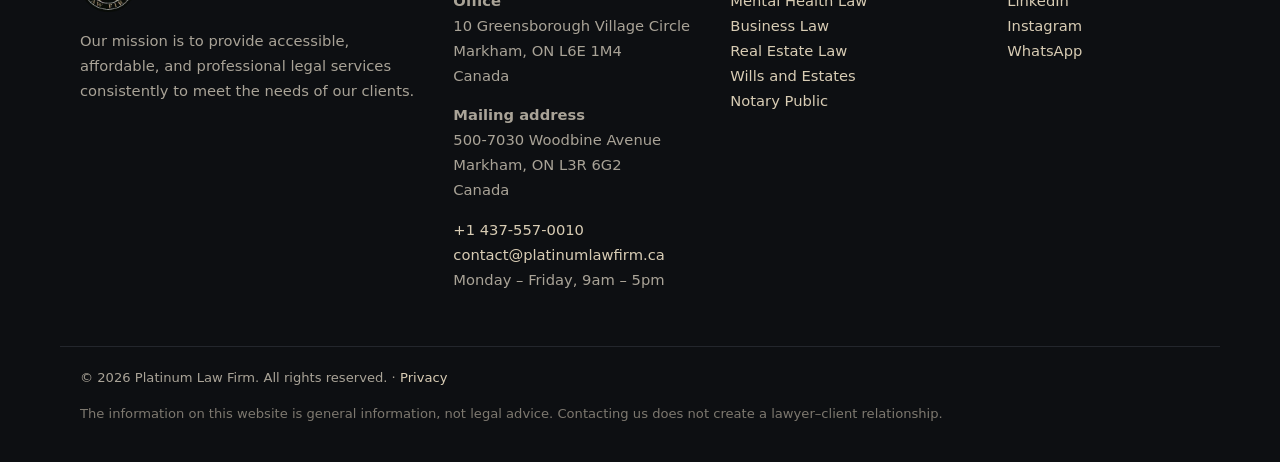
<file: contact/index.html>
<!doctype html>
<html lang="en">
<head>
<meta charset="utf-8">
<meta name="viewport" content="width=device-width, initial-scale=1">
<meta http-equiv="Content-Security-Policy" content="default-src 'self'; img-src 'self' data: https://images.pexels.com; media-src https://videos.pexels.com; style-src 'self' https://fonts.googleapis.com; font-src https://fonts.gstatic.com; script-src 'self'; frame-src 'none'; object-src 'none'; base-uri 'self'; form-action 'none'">
<meta name="referrer" content="strict-origin-when-cross-origin">
<title>Contact | Platinum Law Firm</title>
<meta name="description" content="Contact Platinum Law Firm in Markham, Ontario: phone, email, WhatsApp, office address, and online booking.">
<link rel="canonical" href="https://www.platinumlawfirm.ca/contact/">
<meta property="og:title" content="Contact | Platinum Law Firm">
<meta property="og:description" content="Contact Platinum Law Firm in Markham, Ontario: phone, email, WhatsApp, office address, and online booking.">
<meta property="og:type" content="website">
<meta property="og:url" content="https://www.platinumlawfirm.ca/contact/">
<link rel="icon" href="/assets/img/icon.png">
<link rel="preconnect" href="https://fonts.googleapis.com">
<link rel="preconnect" href="https://fonts.gstatic.com" crossorigin>
<link rel="stylesheet" href="https://fonts.googleapis.com/css2?family=Cormorant+Garamond:wght@500;600&family=Poppins:wght@300;400;500;600&display=swap">
<link rel="stylesheet" href="/css/styles.css?v=8751308770">
<script type="application/ld+json">{"@context":"https://schema.org","@type":"LegalService","name":"Platinum Law Firm","url":"https://www.platinumlawfirm.ca/","telephone":"+14375570010","email":"contact@platinumlawfirm.ca","address":{"@type":"PostalAddress","streetAddress":"10 Greensborough Village Circle","addressLocality":"Markham","addressRegion":"ON","postalCode":"L6E 1M4","addressCountry":"CA"},"openingHours":"Mo-Fr 09:00-17:00","areaServed":"Ontario"}</script>
</head>
<body>
<a class="skip" href="#main">Skip to content</a>
<div class="topbar"><div class="wrap">
  <span><a href="tel:+14375570010">+1 437-557-0010</a> · <a href="mailto:contact@platinumlawfirm.ca">contact@platinumlawfirm.ca</a></span>
  <span class="hide-sm">Monday – Friday, 9am – 5pm</span>
</div></div>
<header class="site-header"><div class="wrap">
  <a class="brand" href="/"><img src="/assets/img/logo.webp" alt="Platinum Law Firm" width="180" height="70"></a>
  <button class="menu-btn" aria-expanded="false" aria-controls="nav">Menu</button>
  <nav id="nav" class="nav"><a href="/">Home</a><a href="/about/">About</a><a href="/services/">Services</a><a href="/attorney/titilope-olatunji/">Attorney</a><a href="/contact/" aria-current="page">Contact</a><a class="btn btn-sm" href="https://platinumlawfirm.cliogrow.com/book" target="_blank" rel="noopener noreferrer">Book a consultation</a></nav>
</div></header>
<main id="main">
<section class="hero hero-sm"><div class="wrap"><p class="eyebrow">Contact us</p><h1>Get in touch</h1><p class="lead">Have a question? Call, email, WhatsApp, or book a consultation online. We will respond to your inquiry promptly.</p></div></section><section class="section"><div class="wrap contact-grid">
  <a class="contact-card" href="tel:+14375570010"><h3>Call</h3><p>+1 437-557-0010</p></a>
  <a class="contact-card" href="mailto:contact@platinumlawfirm.ca"><h3>Email</h3><p>contact@platinumlawfirm.ca</p></a>
  <a class="contact-card" href="https://wa.me/14375570010" target="_blank" rel="noopener noreferrer"><h3>WhatsApp</h3><p>Chat with us</p></a>
  <a class="contact-card" href="https://platinumlawfirm.cliogrow.com/book" target="_blank" rel="noopener noreferrer"><h3>Book online</h3><p>Schedule a consultation</p></a>
</div>
<div class="wrap split contact-more">
  <div><h2>Office</h2><address>10 Greensborough Village Circle<br>Markham, ON L6E 1M4<br>Canada</address><p>Monday – Friday, 9am – 5pm</p>
  <p><a class="link" href="https://www.google.com/maps/search/?api=1&amp;query=10+Greensborough+Village+Circle+Markham+ON+L6E+1M4" target="_blank" rel="noopener noreferrer">Open in Google Maps →</a></p>
  <h2>Mailing address</h2><address>500-7030 Woodbine Avenue<br>Markham, ON L3R 6G2<br>Canada</address></div>
  <div><h2>Book a consultation</h2><p>Have questions? Book a consultation to get the right answers.</p>
  <p class="note">If you decide to retain our firm for any file work after your consultation, credit for the consultation fee will be applied towards your file.</p>
  <p><a class="btn" href="https://platinumlawfirm.cliogrow.com/book" target="_blank" rel="noopener noreferrer">Book now</a></p></div>
</div></section>
<section class="cta"><div class="wrap cta-inner">
  <div><p class="eyebrow">Let us help you</p><h2>Looking for legal assistance?</h2>
  <p>Call <a href="tel:+14375570010">+1 437-557-0010</a> or email <a href="mailto:contact@platinumlawfirm.ca">contact@platinumlawfirm.ca</a>. Monday – Friday, 9am – 5pm.</p></div>
  <a class="btn" href="https://platinumlawfirm.cliogrow.com/book" target="_blank" rel="noopener noreferrer">Book a consultation</a>
</div></section>
</main>
<footer class="site-footer"><div class="wrap footer-grid">
  <div><img src="/assets/img/logo.webp" alt="Platinum Law Firm" width="160" height="62" loading="lazy">
  <p>Our mission is to provide accessible, affordable, and professional legal services consistently to meet the needs of our clients.</p></div>
  <div><h3>Contact</h3><address><strong>Office</strong><br>10 Greensborough Village Circle<br>Markham, ON L6E 1M4<br>Canada</address>
  <address><strong>Mailing address</strong><br>500-7030 Woodbine Avenue<br>Markham, ON L3R 6G2<br>Canada</address>
  <p><a href="tel:+14375570010">+1 437-557-0010</a><br><a href="mailto:contact@platinumlawfirm.ca">contact@platinumlawfirm.ca</a><br>Monday – Friday, 9am – 5pm</p></div>
  <div><h3>Practice areas</h3><ul><li><a href="/mental-health-law/">Mental Health Law</a></li><li><a href="/business-law/">Business Law</a></li><li><a href="/real-estate-law/">Real Estate Law</a></li><li><a href="/wills-and-estates/">Wills and Estates</a></li><li><a href="/notary-public/">Notary Public</a></li></ul></div>
  <div><h3>Follow</h3><ul><li><a href="https://www.linkedin.com/in/titi-olatunji-b4676b242/" target="_blank" rel="noopener noreferrer">LinkedIn</a></li><li><a href="https://www.instagram.com/platinum_law_firm/" target="_blank" rel="noopener noreferrer">Instagram</a></li><li><a href="https://wa.me/14375570010" target="_blank" rel="noopener noreferrer">WhatsApp</a></li></ul></div>
</div>
<div class="wrap legal"><p>© <span id="yr">2026</span> Platinum Law Firm. All rights reserved. · <a href="/privacy/">Privacy</a></p>
<p class="disclaimer">The information on this website is general information, not legal advice. Contacting us does not create a lawyer–client relationship.</p></div>
</footer>
<a class="wa" href="https://wa.me/14375570010" target="_blank" rel="noopener noreferrer" aria-label="Chat with us on WhatsApp"><svg viewBox="0 0 24 24" aria-hidden="true"><path fill="currentColor" d="M12 2a10 10 0 0 0-8.6 15.1L2 22l5-1.3A10 10 0 1 0 12 2Zm0 18.2a8.2 8.2 0 0 1-4.2-1.2l-.3-.2-3 .8.8-2.9-.2-.3A8.2 8.2 0 1 1 12 20.2Zm4.5-6.1c-.2-.1-1.5-.7-1.7-.8s-.4-.1-.6.1-.7.8-.8 1-.3.2-.5.1a6.7 6.7 0 0 1-3.3-2.9c-.3-.4.2-.4.7-1.4a.5.5 0 0 0 0-.4l-.8-1.8c-.2-.5-.4-.4-.6-.4h-.5a1 1 0 0 0-.7.3 3 3 0 0 0-.9 2.2 5.2 5.2 0 0 0 1.1 2.7 11.8 11.8 0 0 0 4.5 4c1.7.7 2.3.8 3.2.6a2.7 2.7 0 0 0 1.8-1.2 2.2 2.2 0 0 0 .1-1.3c0-.1-.2-.2-.5-.3Z"/></svg><span>Chat with us</span></a>
<script src="/js/site.js?v=e54e2f7139" defer></script>
</body>
</html>
</file>
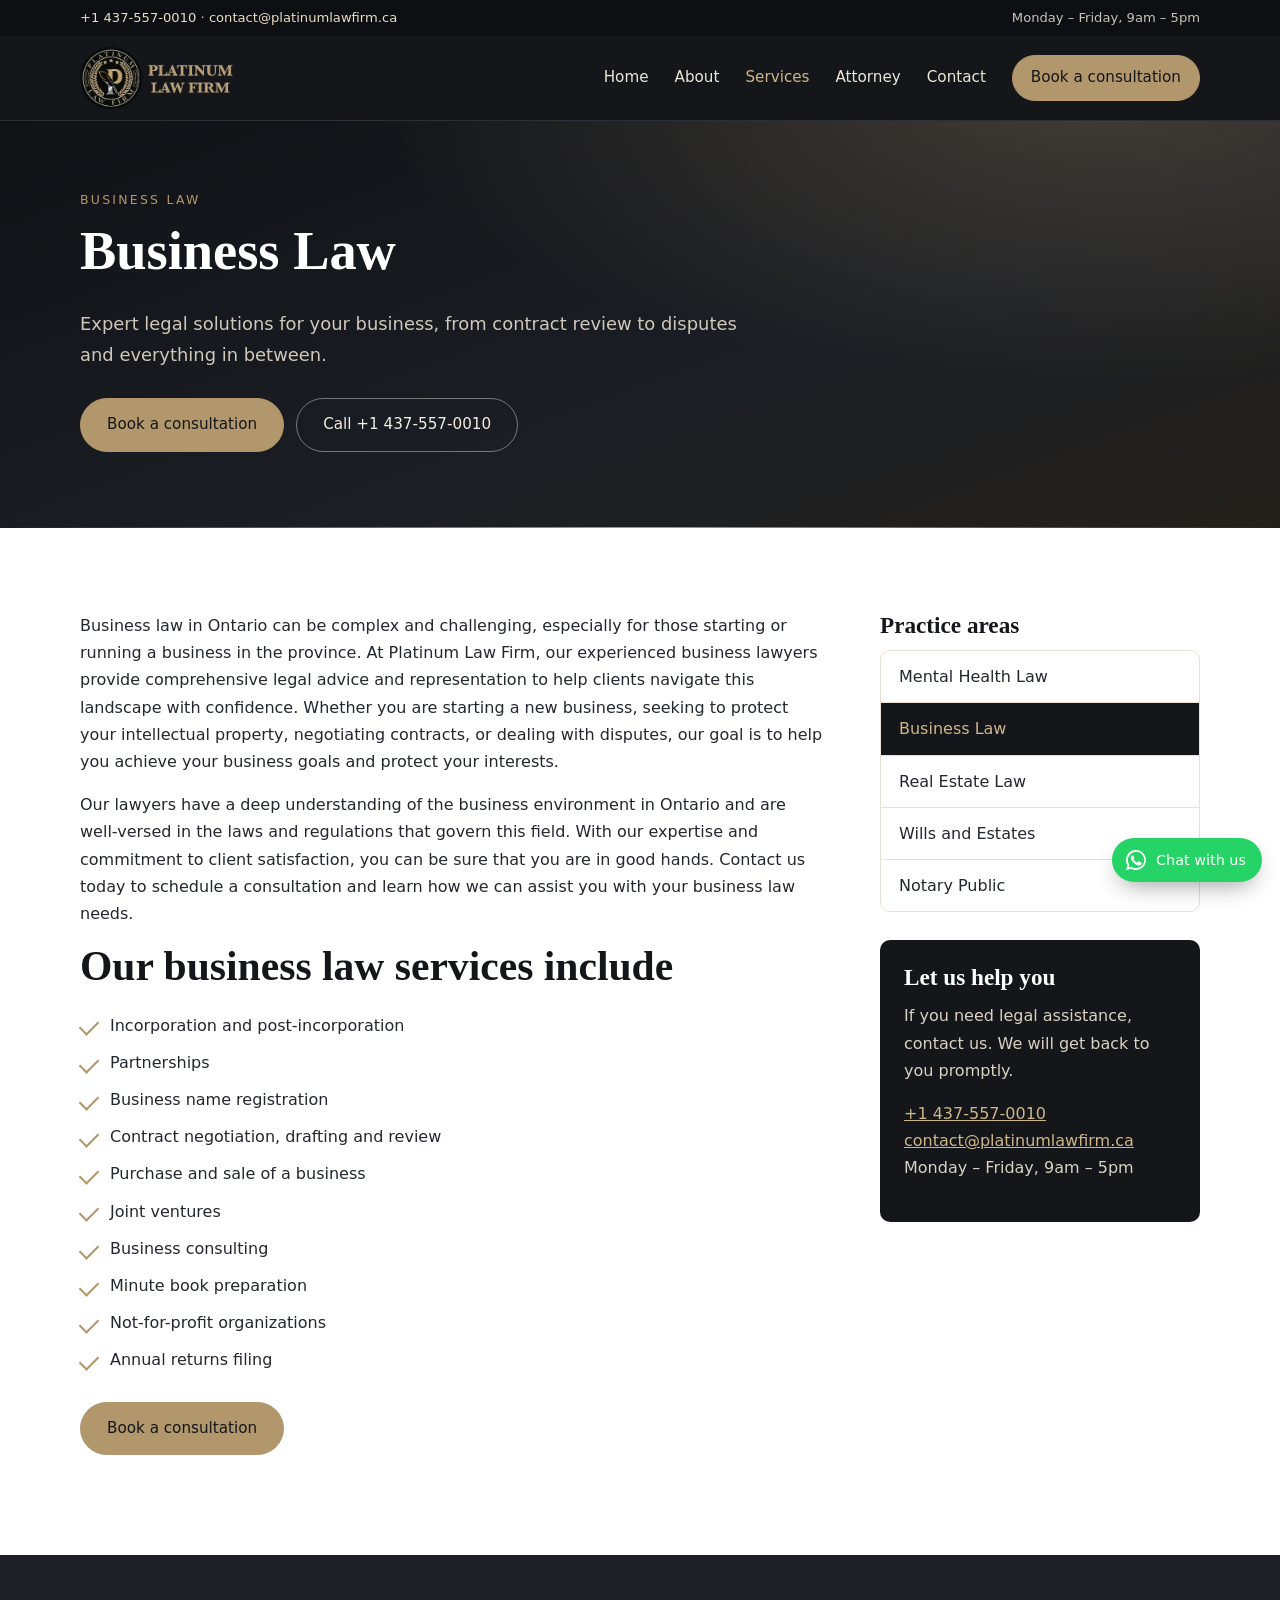
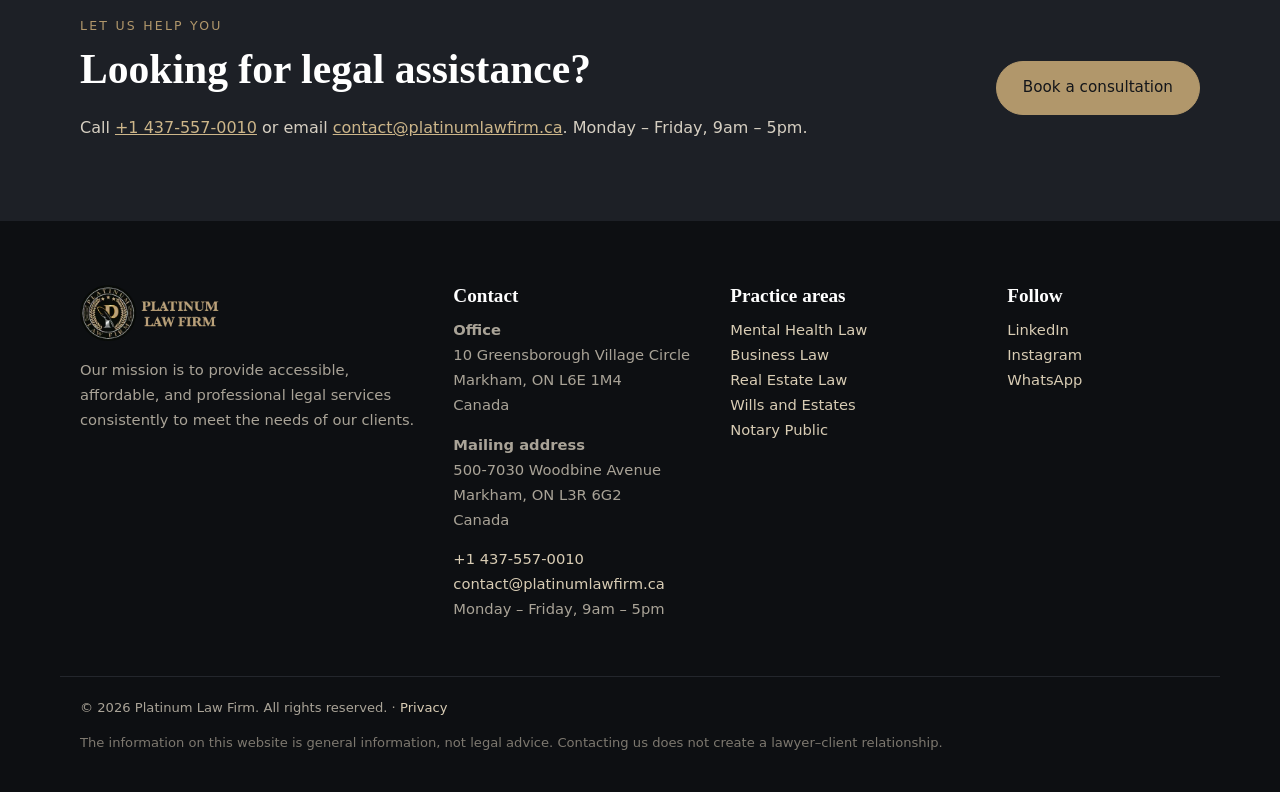
<file: ecommerce-law/index.html>
<!doctype html><meta charset="utf-8"><title>Moved</title><meta http-equiv="refresh" content="0; url=/business-law/"><link rel="canonical" href="https://www.platinumlawfirm.ca/business-law/"><a href="/business-law/">This page has moved.</a>
</file>
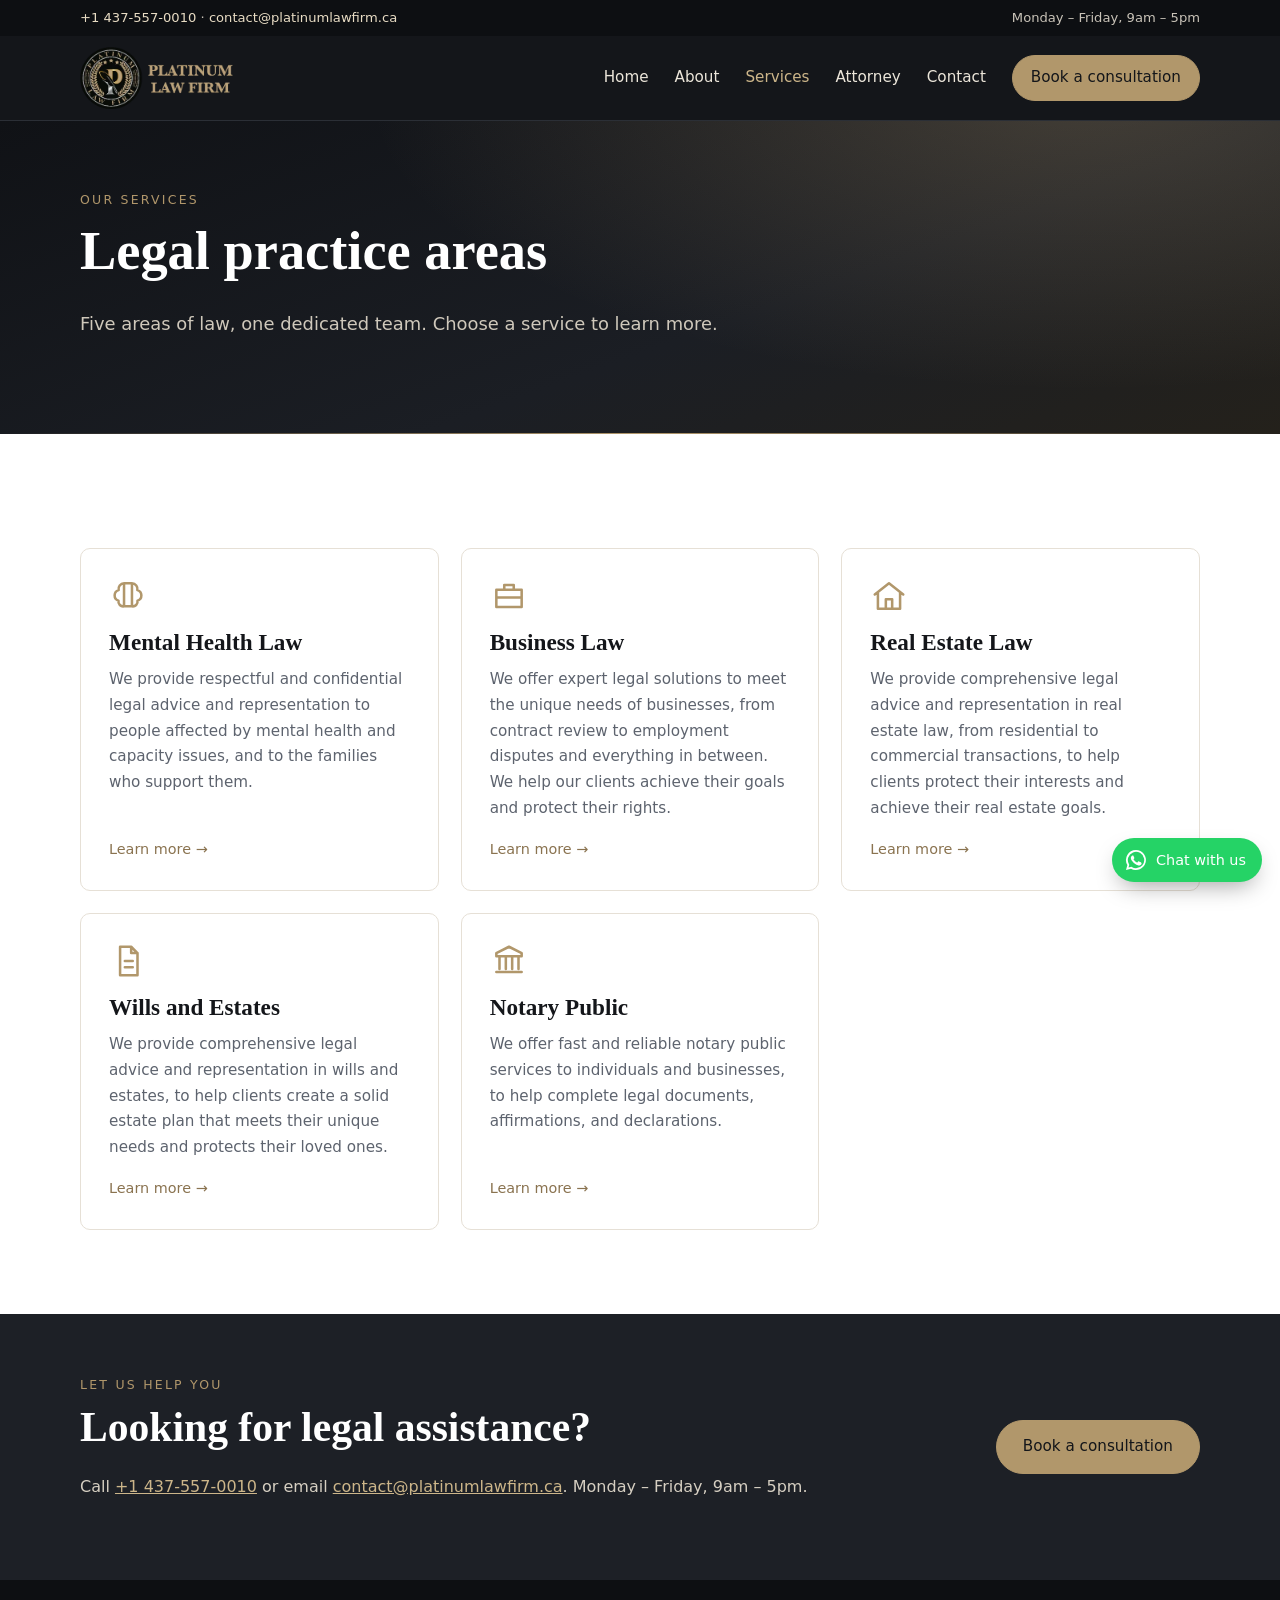
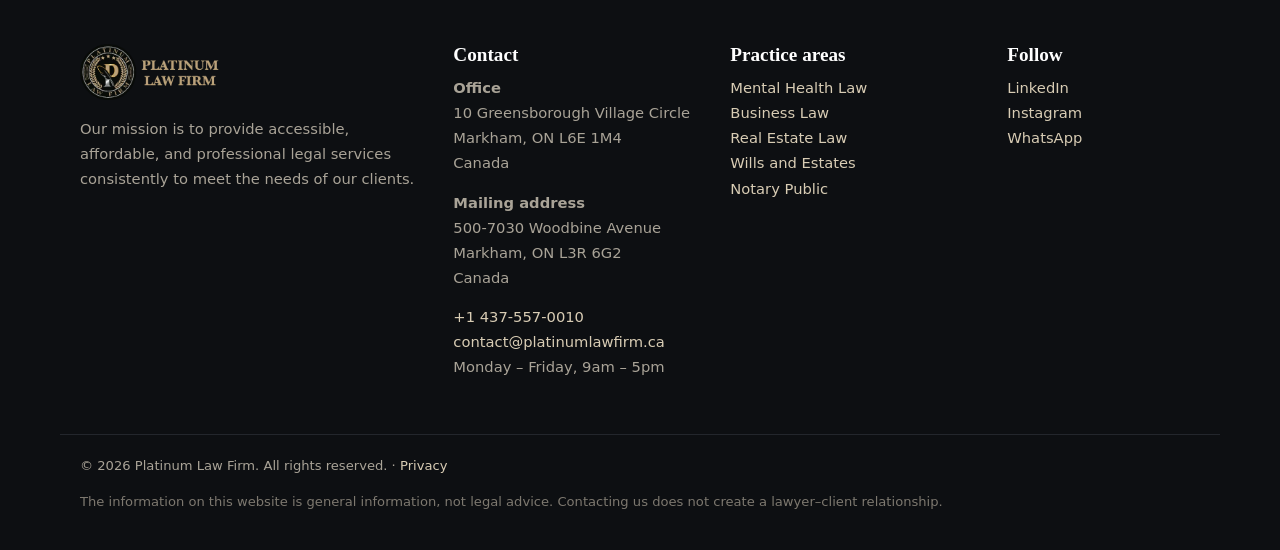
<file: employment-law/index.html>
<!doctype html><meta charset="utf-8"><title>Moved</title><meta http-equiv="refresh" content="0; url=/services/"><link rel="canonical" href="https://www.platinumlawfirm.ca/services/"><a href="/services/">This page has moved.</a>
</file>
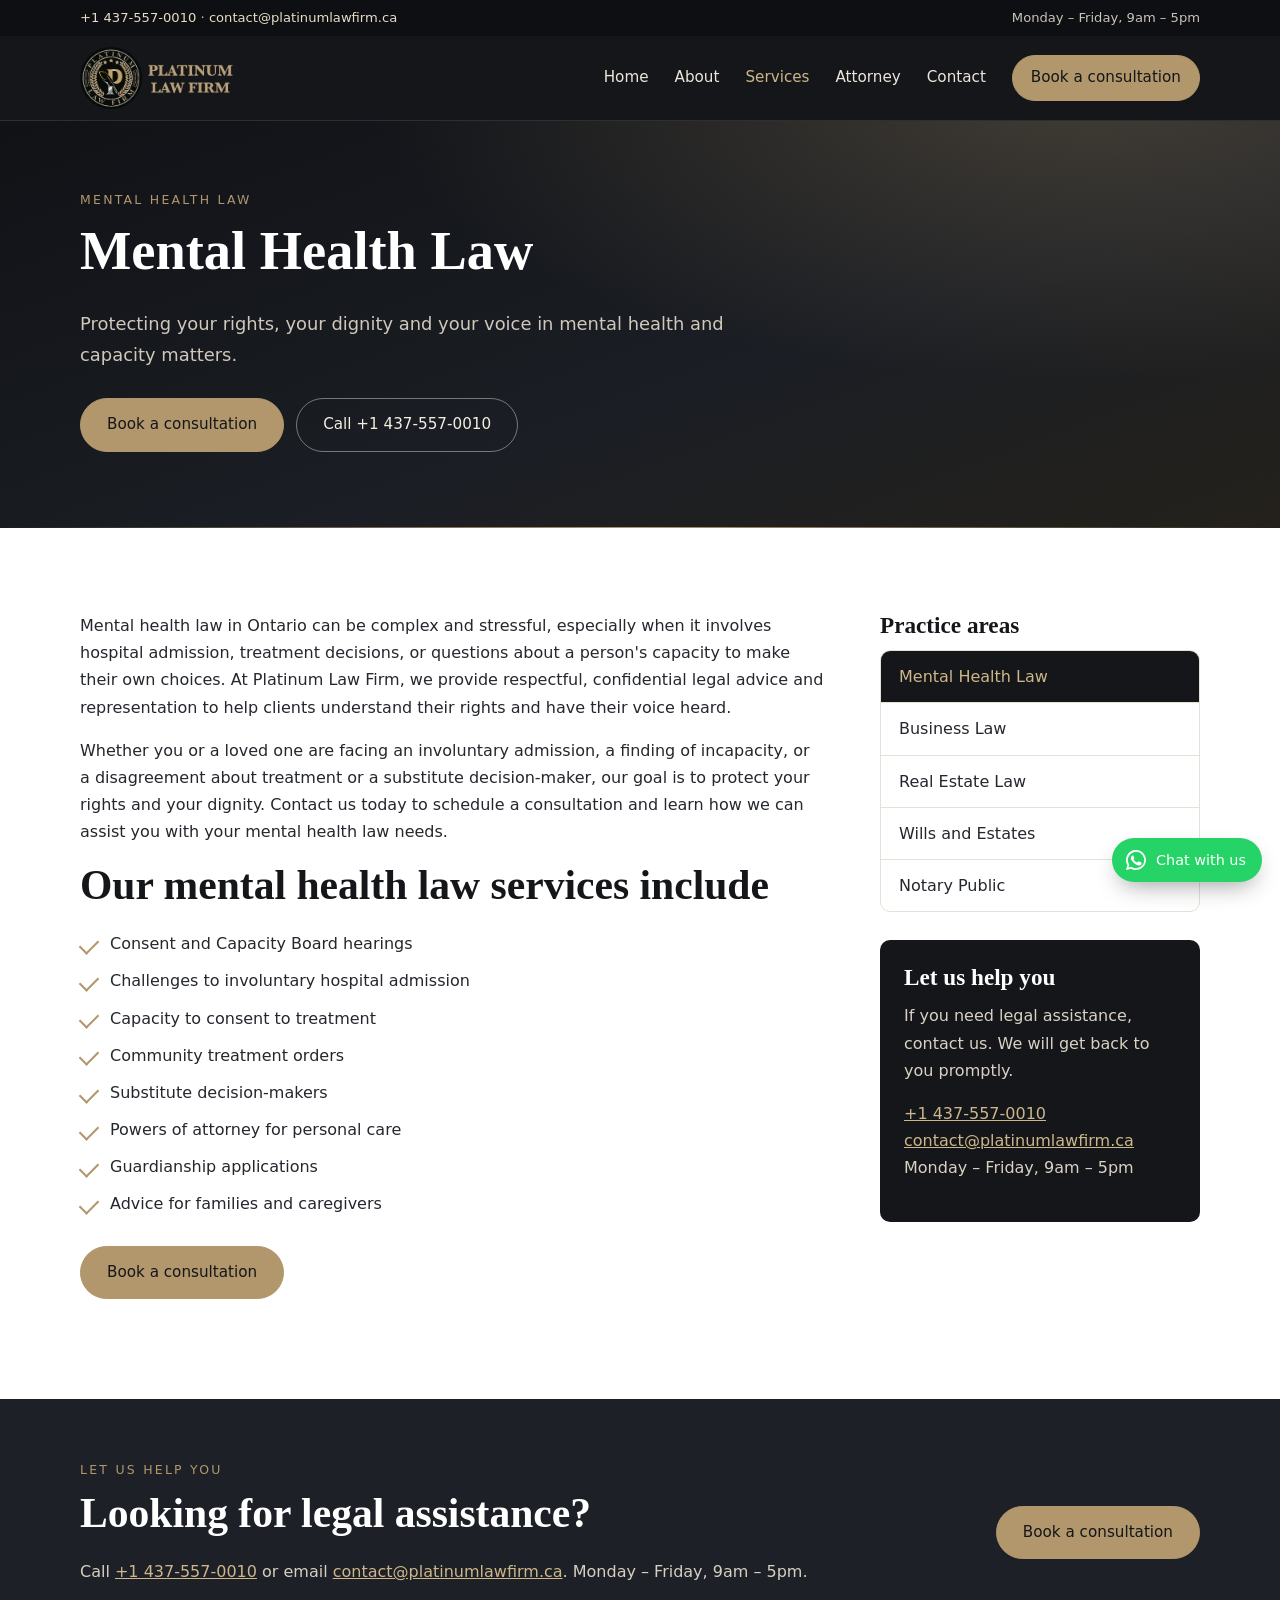
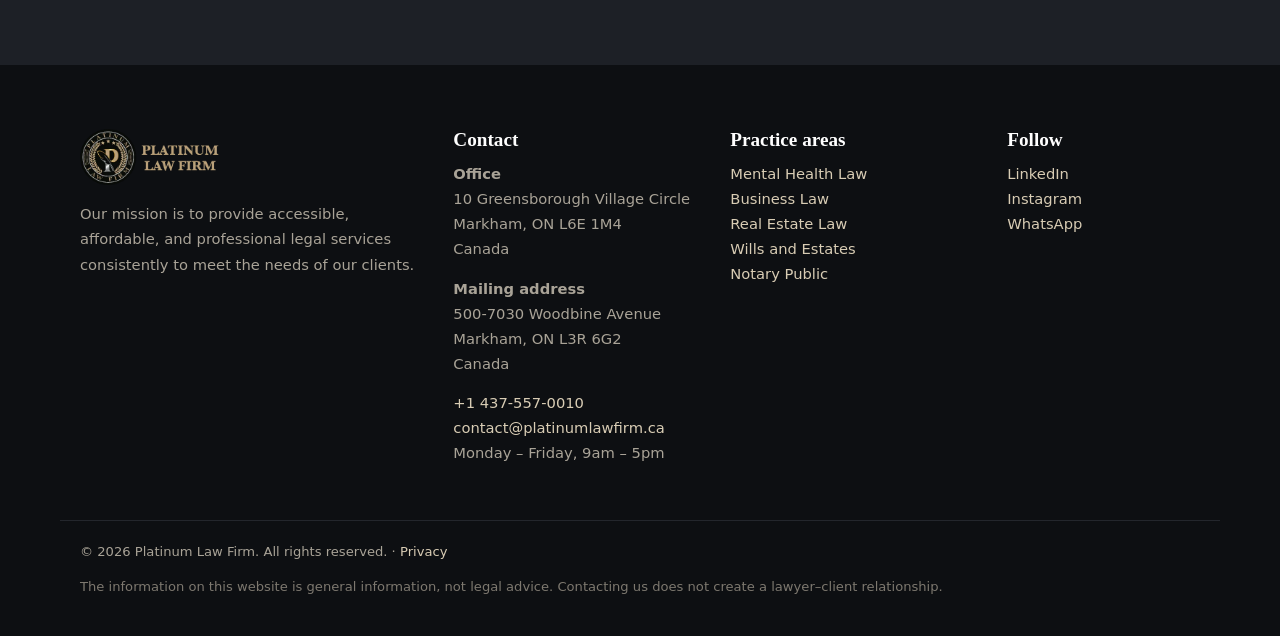
<file: mental-health-law/index.html>
<!doctype html>
<html lang="en">
<head>
<meta charset="utf-8">
<meta name="viewport" content="width=device-width, initial-scale=1">
<meta http-equiv="Content-Security-Policy" content="default-src 'self'; img-src 'self' data: https://images.pexels.com; media-src https://videos.pexels.com; style-src 'self' https://fonts.googleapis.com; font-src https://fonts.gstatic.com; script-src 'self'; frame-src 'none'; object-src 'none'; base-uri 'self'; form-action 'none'">
<meta name="referrer" content="strict-origin-when-cross-origin">
<title>Mental Health Law | Platinum Law Firm</title>
<meta name="description" content="Mental Health Law lawyer in Markham, Ontario. We provide respectful and confidential legal advice and representation to people affected by mental health and capacity issues, and to the families who support them.">
<link rel="canonical" href="https://www.platinumlawfirm.ca/mental-health-law/">
<meta property="og:title" content="Mental Health Law | Platinum Law Firm">
<meta property="og:description" content="Mental Health Law lawyer in Markham, Ontario. We provide respectful and confidential legal advice and representation to people affected by mental health and capacity issues, and to the families who support them.">
<meta property="og:type" content="website">
<meta property="og:url" content="https://www.platinumlawfirm.ca/mental-health-law/">
<link rel="icon" href="/assets/img/icon.png">
<link rel="preconnect" href="https://fonts.googleapis.com">
<link rel="preconnect" href="https://fonts.gstatic.com" crossorigin>
<link rel="stylesheet" href="https://fonts.googleapis.com/css2?family=Cormorant+Garamond:wght@500;600&family=Poppins:wght@300;400;500;600&display=swap">
<link rel="stylesheet" href="/css/styles.css?v=8751308770">
<script type="application/ld+json">{"@context":"https://schema.org","@type":"LegalService","name":"Platinum Law Firm","url":"https://www.platinumlawfirm.ca/","telephone":"+14375570010","email":"contact@platinumlawfirm.ca","address":{"@type":"PostalAddress","streetAddress":"10 Greensborough Village Circle","addressLocality":"Markham","addressRegion":"ON","postalCode":"L6E 1M4","addressCountry":"CA"},"openingHours":"Mo-Fr 09:00-17:00","areaServed":"Ontario"}</script>
</head>
<body>
<a class="skip" href="#main">Skip to content</a>
<div class="topbar"><div class="wrap">
  <span><a href="tel:+14375570010">+1 437-557-0010</a> · <a href="mailto:contact@platinumlawfirm.ca">contact@platinumlawfirm.ca</a></span>
  <span class="hide-sm">Monday – Friday, 9am – 5pm</span>
</div></div>
<header class="site-header"><div class="wrap">
  <a class="brand" href="/"><img src="/assets/img/logo.webp" alt="Platinum Law Firm" width="180" height="70"></a>
  <button class="menu-btn" aria-expanded="false" aria-controls="nav">Menu</button>
  <nav id="nav" class="nav"><a href="/">Home</a><a href="/about/">About</a><a href="/services/" aria-current="page">Services</a><a href="/attorney/titilope-olatunji/">Attorney</a><a href="/contact/">Contact</a><a class="btn btn-sm" href="https://platinumlawfirm.cliogrow.com/book" target="_blank" rel="noopener noreferrer">Book a consultation</a></nav>
</div></header>
<main id="main">
<section class="hero hero-sm"><div class="wrap"><p class="eyebrow">Mental Health Law</p><h1>Mental Health Law</h1><p class="lead">Protecting your rights, your dignity and your voice in mental health and capacity matters.</p><div class="hero-actions"><a class="btn" href="https://platinumlawfirm.cliogrow.com/book" target="_blank" rel="noopener noreferrer">Book a consultation</a><a class="btn btn-ghost" href="tel:+14375570010">Call +1 437-557-0010</a></div></div></section><section class="section"><div class="wrap with-aside">
  <div class="prose"><p>Mental health law in Ontario can be complex and stressful, especially when it involves hospital admission, treatment decisions, or questions about a person&#x27;s capacity to make their own choices. At Platinum Law Firm, we provide respectful, confidential legal advice and representation to help clients understand their rights and have their voice heard.</p><p>Whether you or a loved one are facing an involuntary admission, a finding of incapacity, or a disagreement about treatment or a substitute decision-maker, our goal is to protect your rights and your dignity. Contact us today to schedule a consultation and learn how we can assist you with your mental health law needs.</p>
  <h2>Our mental health law services include</h2>
  <ul class="checks"><li>Consent and Capacity Board hearings</li><li>Challenges to involuntary hospital admission</li><li>Capacity to consent to treatment</li><li>Community treatment orders</li><li>Substitute decision-makers</li><li>Powers of attorney for personal care</li><li>Guardianship applications</li><li>Advice for families and caregivers</li></ul>
  <p><a class="btn" href="https://platinumlawfirm.cliogrow.com/book" target="_blank" rel="noopener noreferrer">Book a consultation</a></p></div>
  <aside class="aside"><h3>Practice areas</h3><ul><li><a href="/mental-health-law/" aria-current="page">Mental Health Law</a></li><li><a href="/business-law/">Business Law</a></li><li><a href="/real-estate-law/">Real Estate Law</a></li><li><a href="/wills-and-estates/">Wills and Estates</a></li><li><a href="/notary-public/">Notary Public</a></li></ul>
  <div class="aside-box"><h3>Let us help you</h3><p>If you need legal assistance, contact us. We will get back to you promptly.</p>
  <p><a href="tel:+14375570010">+1 437-557-0010</a><br><a href="mailto:contact@platinumlawfirm.ca">contact@platinumlawfirm.ca</a><br>Monday – Friday, 9am – 5pm</p></div></aside>
</div></section>
<section class="cta"><div class="wrap cta-inner">
  <div><p class="eyebrow">Let us help you</p><h2>Looking for legal assistance?</h2>
  <p>Call <a href="tel:+14375570010">+1 437-557-0010</a> or email <a href="mailto:contact@platinumlawfirm.ca">contact@platinumlawfirm.ca</a>. Monday – Friday, 9am – 5pm.</p></div>
  <a class="btn" href="https://platinumlawfirm.cliogrow.com/book" target="_blank" rel="noopener noreferrer">Book a consultation</a>
</div></section>
</main>
<footer class="site-footer"><div class="wrap footer-grid">
  <div><img src="/assets/img/logo.webp" alt="Platinum Law Firm" width="160" height="62" loading="lazy">
  <p>Our mission is to provide accessible, affordable, and professional legal services consistently to meet the needs of our clients.</p></div>
  <div><h3>Contact</h3><address><strong>Office</strong><br>10 Greensborough Village Circle<br>Markham, ON L6E 1M4<br>Canada</address>
  <address><strong>Mailing address</strong><br>500-7030 Woodbine Avenue<br>Markham, ON L3R 6G2<br>Canada</address>
  <p><a href="tel:+14375570010">+1 437-557-0010</a><br><a href="mailto:contact@platinumlawfirm.ca">contact@platinumlawfirm.ca</a><br>Monday – Friday, 9am – 5pm</p></div>
  <div><h3>Practice areas</h3><ul><li><a href="/mental-health-law/">Mental Health Law</a></li><li><a href="/business-law/">Business Law</a></li><li><a href="/real-estate-law/">Real Estate Law</a></li><li><a href="/wills-and-estates/">Wills and Estates</a></li><li><a href="/notary-public/">Notary Public</a></li></ul></div>
  <div><h3>Follow</h3><ul><li><a href="https://www.linkedin.com/in/titi-olatunji-b4676b242/" target="_blank" rel="noopener noreferrer">LinkedIn</a></li><li><a href="https://www.instagram.com/platinum_law_firm/" target="_blank" rel="noopener noreferrer">Instagram</a></li><li><a href="https://wa.me/14375570010" target="_blank" rel="noopener noreferrer">WhatsApp</a></li></ul></div>
</div>
<div class="wrap legal"><p>© <span id="yr">2026</span> Platinum Law Firm. All rights reserved. · <a href="/privacy/">Privacy</a></p>
<p class="disclaimer">The information on this website is general information, not legal advice. Contacting us does not create a lawyer–client relationship.</p></div>
</footer>
<a class="wa" href="https://wa.me/14375570010" target="_blank" rel="noopener noreferrer" aria-label="Chat with us on WhatsApp"><svg viewBox="0 0 24 24" aria-hidden="true"><path fill="currentColor" d="M12 2a10 10 0 0 0-8.6 15.1L2 22l5-1.3A10 10 0 1 0 12 2Zm0 18.2a8.2 8.2 0 0 1-4.2-1.2l-.3-.2-3 .8.8-2.9-.2-.3A8.2 8.2 0 1 1 12 20.2Zm4.5-6.1c-.2-.1-1.5-.7-1.7-.8s-.4-.1-.6.1-.7.8-.8 1-.3.2-.5.1a6.7 6.7 0 0 1-3.3-2.9c-.3-.4.2-.4.7-1.4a.5.5 0 0 0 0-.4l-.8-1.8c-.2-.5-.4-.4-.6-.4h-.5a1 1 0 0 0-.7.3 3 3 0 0 0-.9 2.2 5.2 5.2 0 0 0 1.1 2.7 11.8 11.8 0 0 0 4.5 4c1.7.7 2.3.8 3.2.6a2.7 2.7 0 0 0 1.8-1.2 2.2 2.2 0 0 0 .1-1.3c0-.1-.2-.2-.5-.3Z"/></svg><span>Chat with us</span></a>
<script src="/js/site.js?v=e54e2f7139" defer></script>
</body>
</html>
</file>
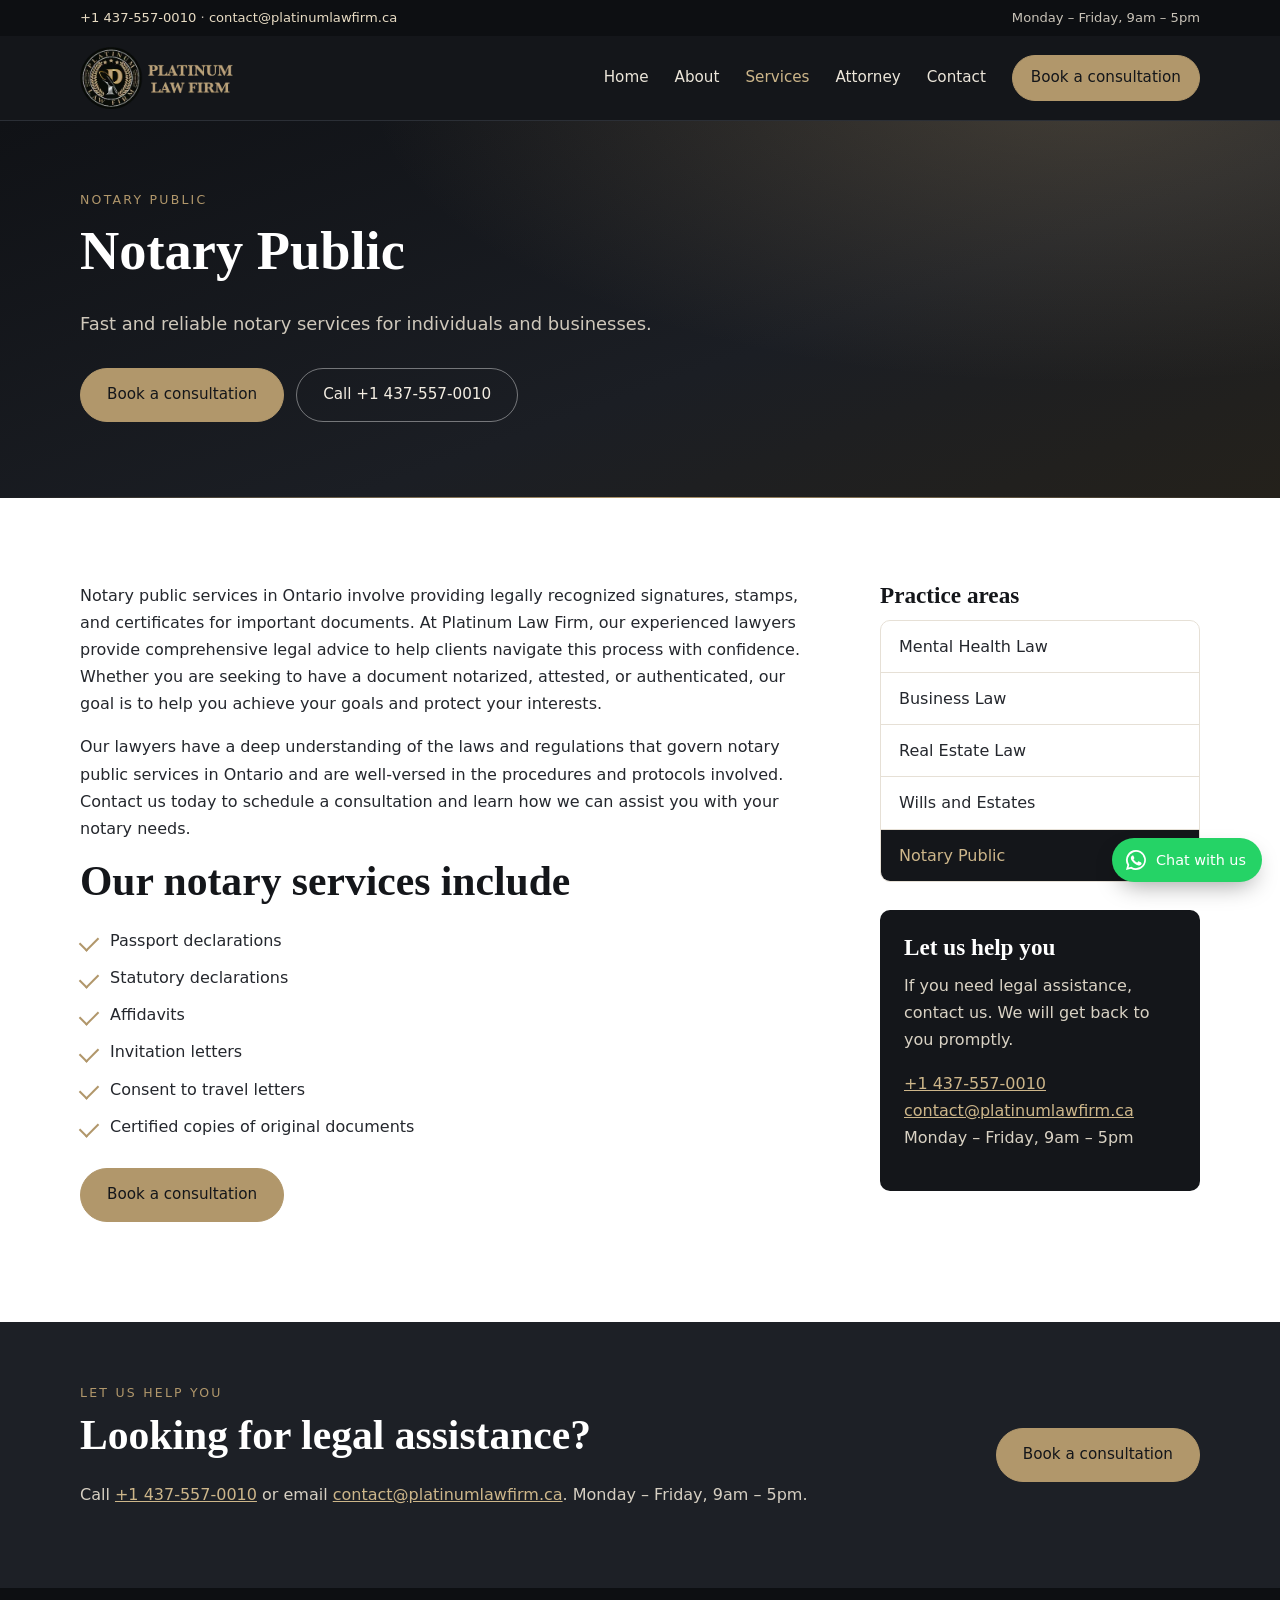
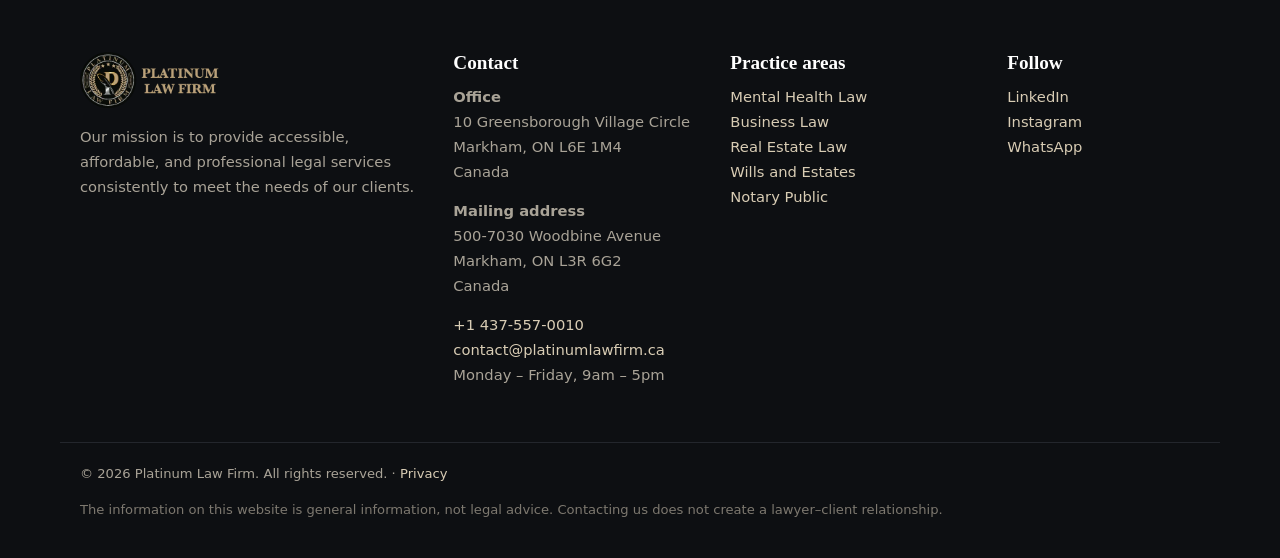
<file: notary-public/index.html>
<!doctype html>
<html lang="en">
<head>
<meta charset="utf-8">
<meta name="viewport" content="width=device-width, initial-scale=1">
<meta http-equiv="Content-Security-Policy" content="default-src 'self'; img-src 'self' data: https://images.pexels.com; media-src https://videos.pexels.com; style-src 'self' https://fonts.googleapis.com; font-src https://fonts.gstatic.com; script-src 'self'; frame-src 'none'; object-src 'none'; base-uri 'self'; form-action 'none'">
<meta name="referrer" content="strict-origin-when-cross-origin">
<title>Notary Public | Platinum Law Firm</title>
<meta name="description" content="Notary Public lawyer in Markham, Ontario. We offer fast and reliable notary public services to individuals and businesses, to help complete legal documents, affirmations, and declarations.">
<link rel="canonical" href="https://www.platinumlawfirm.ca/notary-public/">
<meta property="og:title" content="Notary Public | Platinum Law Firm">
<meta property="og:description" content="Notary Public lawyer in Markham, Ontario. We offer fast and reliable notary public services to individuals and businesses, to help complete legal documents, affirmations, and declarations.">
<meta property="og:type" content="website">
<meta property="og:url" content="https://www.platinumlawfirm.ca/notary-public/">
<link rel="icon" href="/assets/img/icon.png">
<link rel="preconnect" href="https://fonts.googleapis.com">
<link rel="preconnect" href="https://fonts.gstatic.com" crossorigin>
<link rel="stylesheet" href="https://fonts.googleapis.com/css2?family=Cormorant+Garamond:wght@500;600&family=Poppins:wght@300;400;500;600&display=swap">
<link rel="stylesheet" href="/css/styles.css?v=8751308770">
<script type="application/ld+json">{"@context":"https://schema.org","@type":"LegalService","name":"Platinum Law Firm","url":"https://www.platinumlawfirm.ca/","telephone":"+14375570010","email":"contact@platinumlawfirm.ca","address":{"@type":"PostalAddress","streetAddress":"10 Greensborough Village Circle","addressLocality":"Markham","addressRegion":"ON","postalCode":"L6E 1M4","addressCountry":"CA"},"openingHours":"Mo-Fr 09:00-17:00","areaServed":"Ontario"}</script>
</head>
<body>
<a class="skip" href="#main">Skip to content</a>
<div class="topbar"><div class="wrap">
  <span><a href="tel:+14375570010">+1 437-557-0010</a> · <a href="mailto:contact@platinumlawfirm.ca">contact@platinumlawfirm.ca</a></span>
  <span class="hide-sm">Monday – Friday, 9am – 5pm</span>
</div></div>
<header class="site-header"><div class="wrap">
  <a class="brand" href="/"><img src="/assets/img/logo.webp" alt="Platinum Law Firm" width="180" height="70"></a>
  <button class="menu-btn" aria-expanded="false" aria-controls="nav">Menu</button>
  <nav id="nav" class="nav"><a href="/">Home</a><a href="/about/">About</a><a href="/services/" aria-current="page">Services</a><a href="/attorney/titilope-olatunji/">Attorney</a><a href="/contact/">Contact</a><a class="btn btn-sm" href="https://platinumlawfirm.cliogrow.com/book" target="_blank" rel="noopener noreferrer">Book a consultation</a></nav>
</div></header>
<main id="main">
<section class="hero hero-sm"><div class="wrap"><p class="eyebrow">Notary Public</p><h1>Notary Public</h1><p class="lead">Fast and reliable notary services for individuals and businesses.</p><div class="hero-actions"><a class="btn" href="https://platinumlawfirm.cliogrow.com/book" target="_blank" rel="noopener noreferrer">Book a consultation</a><a class="btn btn-ghost" href="tel:+14375570010">Call +1 437-557-0010</a></div></div></section><section class="section"><div class="wrap with-aside">
  <div class="prose"><p>Notary public services in Ontario involve providing legally recognized signatures, stamps, and certificates for important documents. At Platinum Law Firm, our experienced lawyers provide comprehensive legal advice to help clients navigate this process with confidence. Whether you are seeking to have a document notarized, attested, or authenticated, our goal is to help you achieve your goals and protect your interests.</p><p>Our lawyers have a deep understanding of the laws and regulations that govern notary public services in Ontario and are well-versed in the procedures and protocols involved. Contact us today to schedule a consultation and learn how we can assist you with your notary needs.</p>
  <h2>Our notary services include</h2>
  <ul class="checks"><li>Passport declarations</li><li>Statutory declarations</li><li>Affidavits</li><li>Invitation letters</li><li>Consent to travel letters</li><li>Certified copies of original documents</li></ul>
  <p><a class="btn" href="https://platinumlawfirm.cliogrow.com/book" target="_blank" rel="noopener noreferrer">Book a consultation</a></p></div>
  <aside class="aside"><h3>Practice areas</h3><ul><li><a href="/mental-health-law/">Mental Health Law</a></li><li><a href="/business-law/">Business Law</a></li><li><a href="/real-estate-law/">Real Estate Law</a></li><li><a href="/wills-and-estates/">Wills and Estates</a></li><li><a href="/notary-public/" aria-current="page">Notary Public</a></li></ul>
  <div class="aside-box"><h3>Let us help you</h3><p>If you need legal assistance, contact us. We will get back to you promptly.</p>
  <p><a href="tel:+14375570010">+1 437-557-0010</a><br><a href="mailto:contact@platinumlawfirm.ca">contact@platinumlawfirm.ca</a><br>Monday – Friday, 9am – 5pm</p></div></aside>
</div></section>
<section class="cta"><div class="wrap cta-inner">
  <div><p class="eyebrow">Let us help you</p><h2>Looking for legal assistance?</h2>
  <p>Call <a href="tel:+14375570010">+1 437-557-0010</a> or email <a href="mailto:contact@platinumlawfirm.ca">contact@platinumlawfirm.ca</a>. Monday – Friday, 9am – 5pm.</p></div>
  <a class="btn" href="https://platinumlawfirm.cliogrow.com/book" target="_blank" rel="noopener noreferrer">Book a consultation</a>
</div></section>
</main>
<footer class="site-footer"><div class="wrap footer-grid">
  <div><img src="/assets/img/logo.webp" alt="Platinum Law Firm" width="160" height="62" loading="lazy">
  <p>Our mission is to provide accessible, affordable, and professional legal services consistently to meet the needs of our clients.</p></div>
  <div><h3>Contact</h3><address><strong>Office</strong><br>10 Greensborough Village Circle<br>Markham, ON L6E 1M4<br>Canada</address>
  <address><strong>Mailing address</strong><br>500-7030 Woodbine Avenue<br>Markham, ON L3R 6G2<br>Canada</address>
  <p><a href="tel:+14375570010">+1 437-557-0010</a><br><a href="mailto:contact@platinumlawfirm.ca">contact@platinumlawfirm.ca</a><br>Monday – Friday, 9am – 5pm</p></div>
  <div><h3>Practice areas</h3><ul><li><a href="/mental-health-law/">Mental Health Law</a></li><li><a href="/business-law/">Business Law</a></li><li><a href="/real-estate-law/">Real Estate Law</a></li><li><a href="/wills-and-estates/">Wills and Estates</a></li><li><a href="/notary-public/">Notary Public</a></li></ul></div>
  <div><h3>Follow</h3><ul><li><a href="https://www.linkedin.com/in/titi-olatunji-b4676b242/" target="_blank" rel="noopener noreferrer">LinkedIn</a></li><li><a href="https://www.instagram.com/platinum_law_firm/" target="_blank" rel="noopener noreferrer">Instagram</a></li><li><a href="https://wa.me/14375570010" target="_blank" rel="noopener noreferrer">WhatsApp</a></li></ul></div>
</div>
<div class="wrap legal"><p>© <span id="yr">2026</span> Platinum Law Firm. All rights reserved. · <a href="/privacy/">Privacy</a></p>
<p class="disclaimer">The information on this website is general information, not legal advice. Contacting us does not create a lawyer–client relationship.</p></div>
</footer>
<a class="wa" href="https://wa.me/14375570010" target="_blank" rel="noopener noreferrer" aria-label="Chat with us on WhatsApp"><svg viewBox="0 0 24 24" aria-hidden="true"><path fill="currentColor" d="M12 2a10 10 0 0 0-8.6 15.1L2 22l5-1.3A10 10 0 1 0 12 2Zm0 18.2a8.2 8.2 0 0 1-4.2-1.2l-.3-.2-3 .8.8-2.9-.2-.3A8.2 8.2 0 1 1 12 20.2Zm4.5-6.1c-.2-.1-1.5-.7-1.7-.8s-.4-.1-.6.1-.7.8-.8 1-.3.2-.5.1a6.7 6.7 0 0 1-3.3-2.9c-.3-.4.2-.4.7-1.4a.5.5 0 0 0 0-.4l-.8-1.8c-.2-.5-.4-.4-.6-.4h-.5a1 1 0 0 0-.7.3 3 3 0 0 0-.9 2.2 5.2 5.2 0 0 0 1.1 2.7 11.8 11.8 0 0 0 4.5 4c1.7.7 2.3.8 3.2.6a2.7 2.7 0 0 0 1.8-1.2 2.2 2.2 0 0 0 .1-1.3c0-.1-.2-.2-.5-.3Z"/></svg><span>Chat with us</span></a>
<script src="/js/site.js?v=e54e2f7139" defer></script>
</body>
</html>
</file>
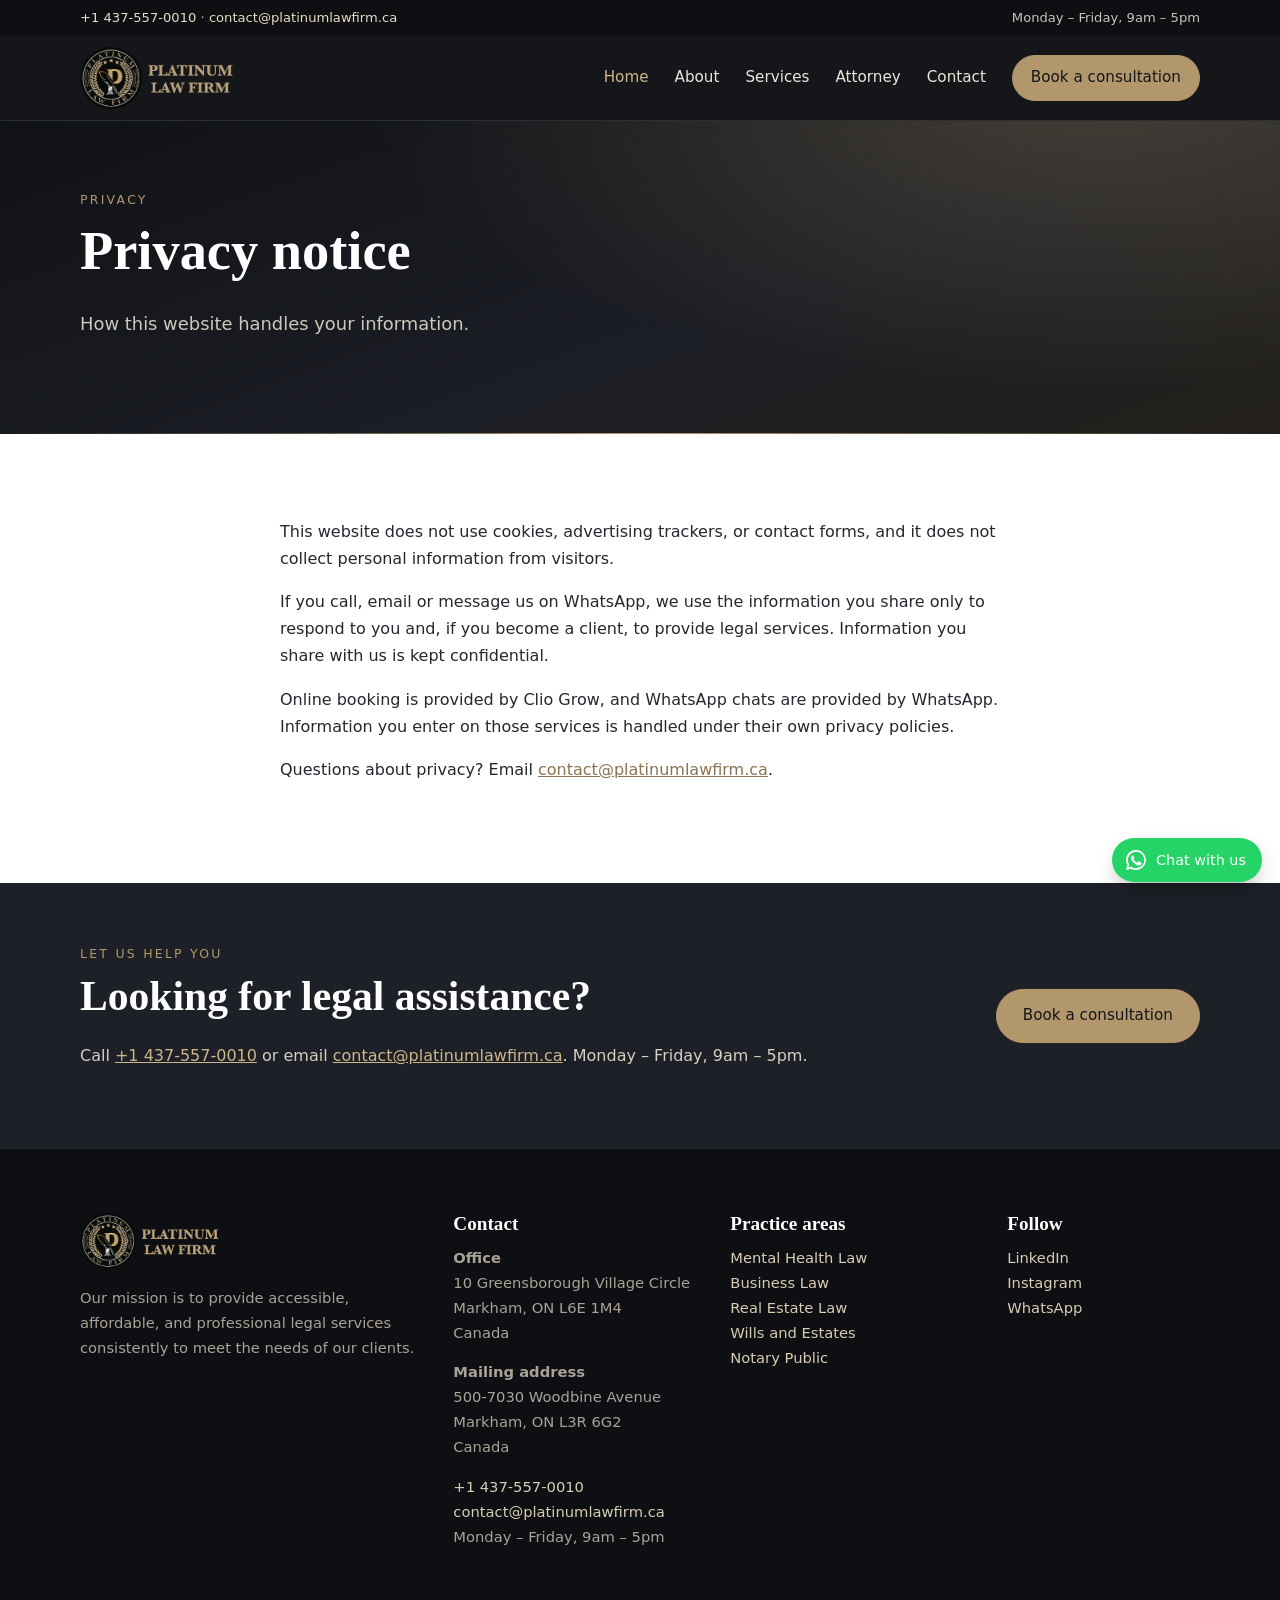
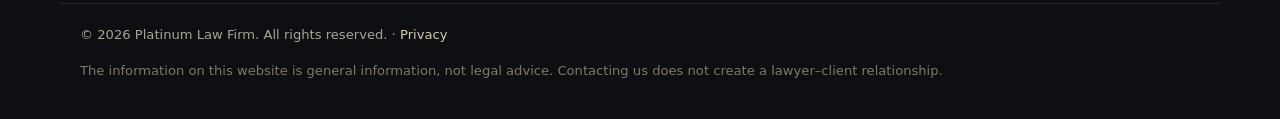
<file: privacy/index.html>
<!doctype html>
<html lang="en">
<head>
<meta charset="utf-8">
<meta name="viewport" content="width=device-width, initial-scale=1">
<meta http-equiv="Content-Security-Policy" content="default-src 'self'; img-src 'self' data: https://images.pexels.com; media-src https://videos.pexels.com; style-src 'self' https://fonts.googleapis.com; font-src https://fonts.gstatic.com; script-src 'self'; frame-src 'none'; object-src 'none'; base-uri 'self'; form-action 'none'">
<meta name="referrer" content="strict-origin-when-cross-origin">
<title>Privacy | Platinum Law Firm</title>
<meta name="description" content="Privacy notice for the Platinum Law Firm website.">
<link rel="canonical" href="https://www.platinumlawfirm.ca/privacy/">
<meta property="og:title" content="Privacy | Platinum Law Firm">
<meta property="og:description" content="Privacy notice for the Platinum Law Firm website.">
<meta property="og:type" content="website">
<meta property="og:url" content="https://www.platinumlawfirm.ca/privacy/">
<link rel="icon" href="/assets/img/icon.png">
<link rel="preconnect" href="https://fonts.googleapis.com">
<link rel="preconnect" href="https://fonts.gstatic.com" crossorigin>
<link rel="stylesheet" href="https://fonts.googleapis.com/css2?family=Cormorant+Garamond:wght@500;600&family=Poppins:wght@300;400;500;600&display=swap">
<link rel="stylesheet" href="/css/styles.css?v=8751308770">
<script type="application/ld+json">{"@context":"https://schema.org","@type":"LegalService","name":"Platinum Law Firm","url":"https://www.platinumlawfirm.ca/","telephone":"+14375570010","email":"contact@platinumlawfirm.ca","address":{"@type":"PostalAddress","streetAddress":"10 Greensborough Village Circle","addressLocality":"Markham","addressRegion":"ON","postalCode":"L6E 1M4","addressCountry":"CA"},"openingHours":"Mo-Fr 09:00-17:00","areaServed":"Ontario"}</script>
</head>
<body>
<a class="skip" href="#main">Skip to content</a>
<div class="topbar"><div class="wrap">
  <span><a href="tel:+14375570010">+1 437-557-0010</a> · <a href="mailto:contact@platinumlawfirm.ca">contact@platinumlawfirm.ca</a></span>
  <span class="hide-sm">Monday – Friday, 9am – 5pm</span>
</div></div>
<header class="site-header"><div class="wrap">
  <a class="brand" href="/"><img src="/assets/img/logo.webp" alt="Platinum Law Firm" width="180" height="70"></a>
  <button class="menu-btn" aria-expanded="false" aria-controls="nav">Menu</button>
  <nav id="nav" class="nav"><a href="/" aria-current="page">Home</a><a href="/about/">About</a><a href="/services/">Services</a><a href="/attorney/titilope-olatunji/">Attorney</a><a href="/contact/">Contact</a><a class="btn btn-sm" href="https://platinumlawfirm.cliogrow.com/book" target="_blank" rel="noopener noreferrer">Book a consultation</a></nav>
</div></header>
<main id="main">
<section class="hero hero-sm"><div class="wrap"><p class="eyebrow">Privacy</p><h1>Privacy notice</h1><p class="lead">How this website handles your information.</p></div></section><section class="section"><div class="wrap prose narrow">
  <p>This website does not use cookies, advertising trackers, or contact forms, and it does not collect personal information from visitors.</p>
  <p>If you call, email or message us on WhatsApp, we use the information you share only to respond to you and, if you become a client, to provide legal services. Information you share with us is kept confidential.</p>
  <p>Online booking is provided by Clio Grow, and WhatsApp chats are provided by WhatsApp. Information you enter on those services is handled under their own privacy policies.</p>
  <p>Questions about privacy? Email <a href="mailto:contact@platinumlawfirm.ca">contact@platinumlawfirm.ca</a>.</p></div></section>
<section class="cta"><div class="wrap cta-inner">
  <div><p class="eyebrow">Let us help you</p><h2>Looking for legal assistance?</h2>
  <p>Call <a href="tel:+14375570010">+1 437-557-0010</a> or email <a href="mailto:contact@platinumlawfirm.ca">contact@platinumlawfirm.ca</a>. Monday – Friday, 9am – 5pm.</p></div>
  <a class="btn" href="https://platinumlawfirm.cliogrow.com/book" target="_blank" rel="noopener noreferrer">Book a consultation</a>
</div></section>
</main>
<footer class="site-footer"><div class="wrap footer-grid">
  <div><img src="/assets/img/logo.webp" alt="Platinum Law Firm" width="160" height="62" loading="lazy">
  <p>Our mission is to provide accessible, affordable, and professional legal services consistently to meet the needs of our clients.</p></div>
  <div><h3>Contact</h3><address><strong>Office</strong><br>10 Greensborough Village Circle<br>Markham, ON L6E 1M4<br>Canada</address>
  <address><strong>Mailing address</strong><br>500-7030 Woodbine Avenue<br>Markham, ON L3R 6G2<br>Canada</address>
  <p><a href="tel:+14375570010">+1 437-557-0010</a><br><a href="mailto:contact@platinumlawfirm.ca">contact@platinumlawfirm.ca</a><br>Monday – Friday, 9am – 5pm</p></div>
  <div><h3>Practice areas</h3><ul><li><a href="/mental-health-law/">Mental Health Law</a></li><li><a href="/business-law/">Business Law</a></li><li><a href="/real-estate-law/">Real Estate Law</a></li><li><a href="/wills-and-estates/">Wills and Estates</a></li><li><a href="/notary-public/">Notary Public</a></li></ul></div>
  <div><h3>Follow</h3><ul><li><a href="https://www.linkedin.com/in/titi-olatunji-b4676b242/" target="_blank" rel="noopener noreferrer">LinkedIn</a></li><li><a href="https://www.instagram.com/platinum_law_firm/" target="_blank" rel="noopener noreferrer">Instagram</a></li><li><a href="https://wa.me/14375570010" target="_blank" rel="noopener noreferrer">WhatsApp</a></li></ul></div>
</div>
<div class="wrap legal"><p>© <span id="yr">2026</span> Platinum Law Firm. All rights reserved. · <a href="/privacy/">Privacy</a></p>
<p class="disclaimer">The information on this website is general information, not legal advice. Contacting us does not create a lawyer–client relationship.</p></div>
</footer>
<a class="wa" href="https://wa.me/14375570010" target="_blank" rel="noopener noreferrer" aria-label="Chat with us on WhatsApp"><svg viewBox="0 0 24 24" aria-hidden="true"><path fill="currentColor" d="M12 2a10 10 0 0 0-8.6 15.1L2 22l5-1.3A10 10 0 1 0 12 2Zm0 18.2a8.2 8.2 0 0 1-4.2-1.2l-.3-.2-3 .8.8-2.9-.2-.3A8.2 8.2 0 1 1 12 20.2Zm4.5-6.1c-.2-.1-1.5-.7-1.7-.8s-.4-.1-.6.1-.7.8-.8 1-.3.2-.5.1a6.7 6.7 0 0 1-3.3-2.9c-.3-.4.2-.4.7-1.4a.5.5 0 0 0 0-.4l-.8-1.8c-.2-.5-.4-.4-.6-.4h-.5a1 1 0 0 0-.7.3 3 3 0 0 0-.9 2.2 5.2 5.2 0 0 0 1.1 2.7 11.8 11.8 0 0 0 4.5 4c1.7.7 2.3.8 3.2.6a2.7 2.7 0 0 0 1.8-1.2 2.2 2.2 0 0 0 .1-1.3c0-.1-.2-.2-.5-.3Z"/></svg><span>Chat with us</span></a>
<script src="/js/site.js?v=e54e2f7139" defer></script>
</body>
</html>
</file>
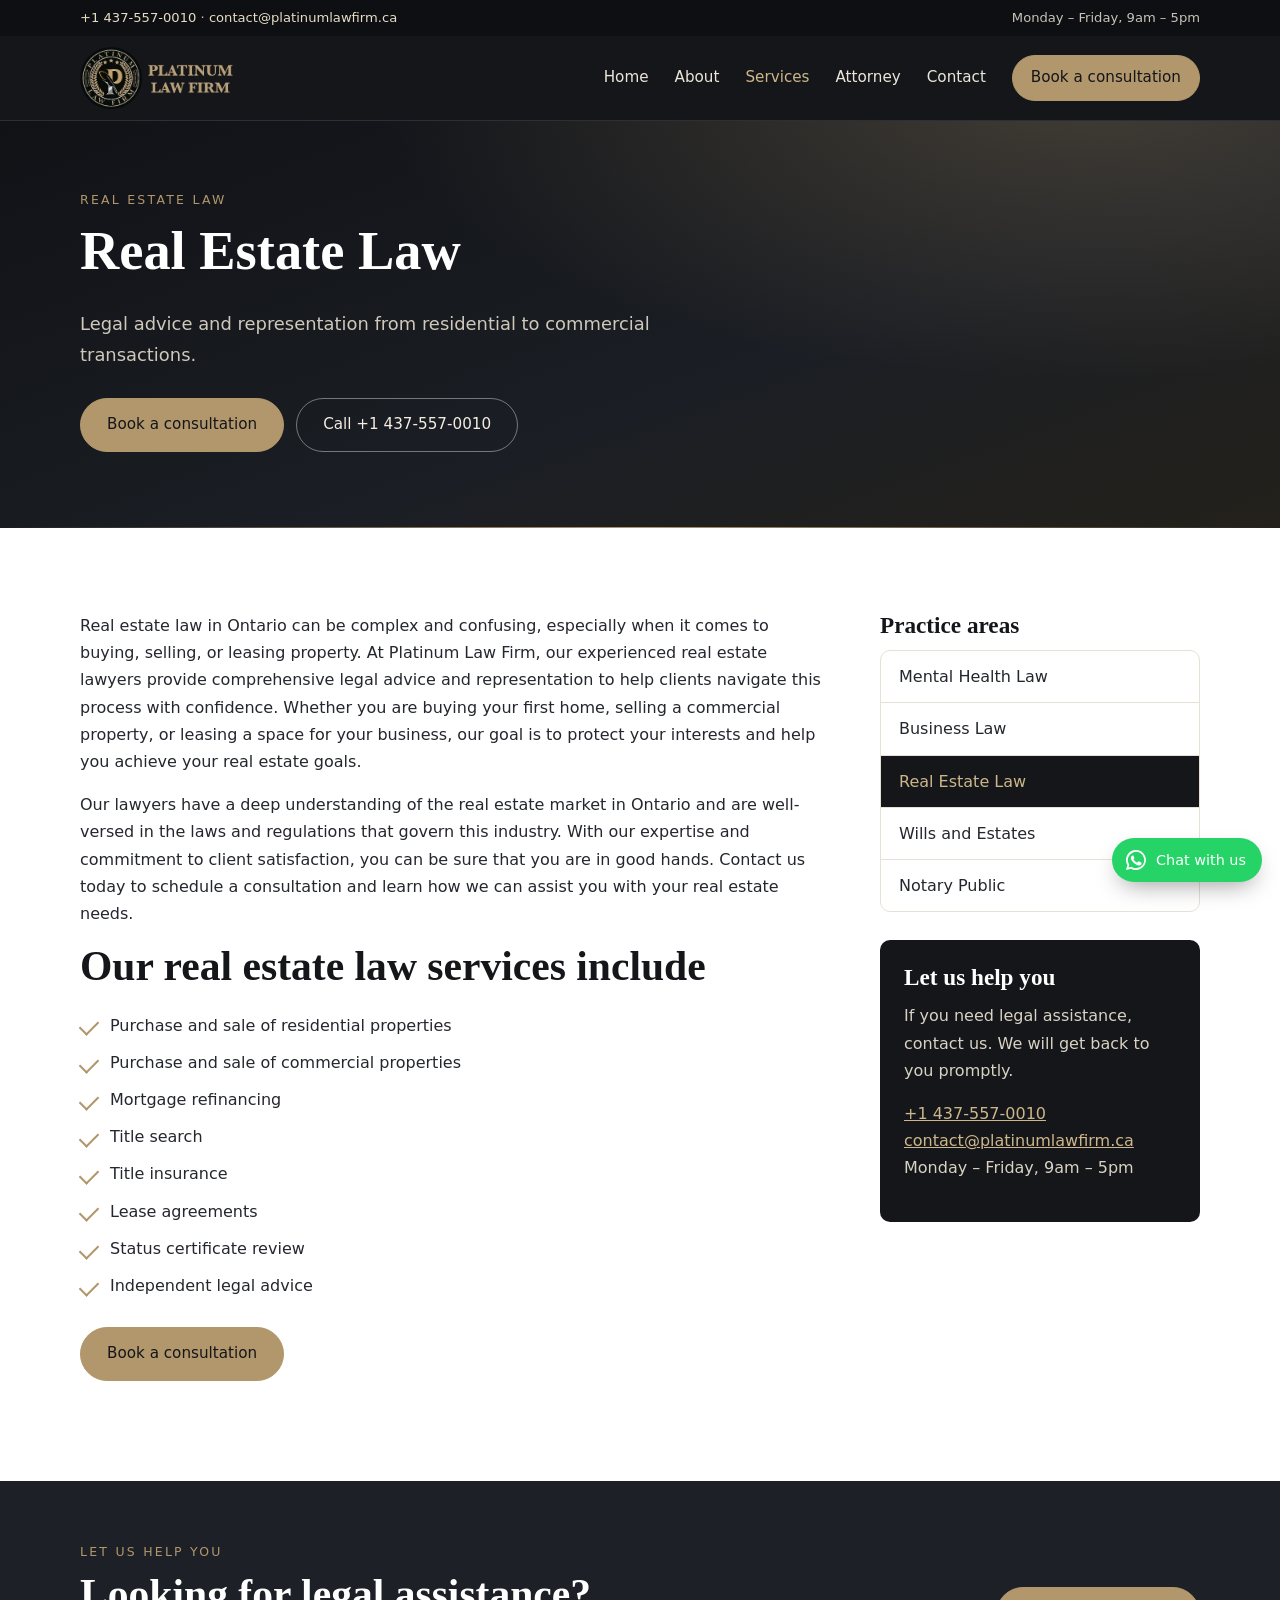
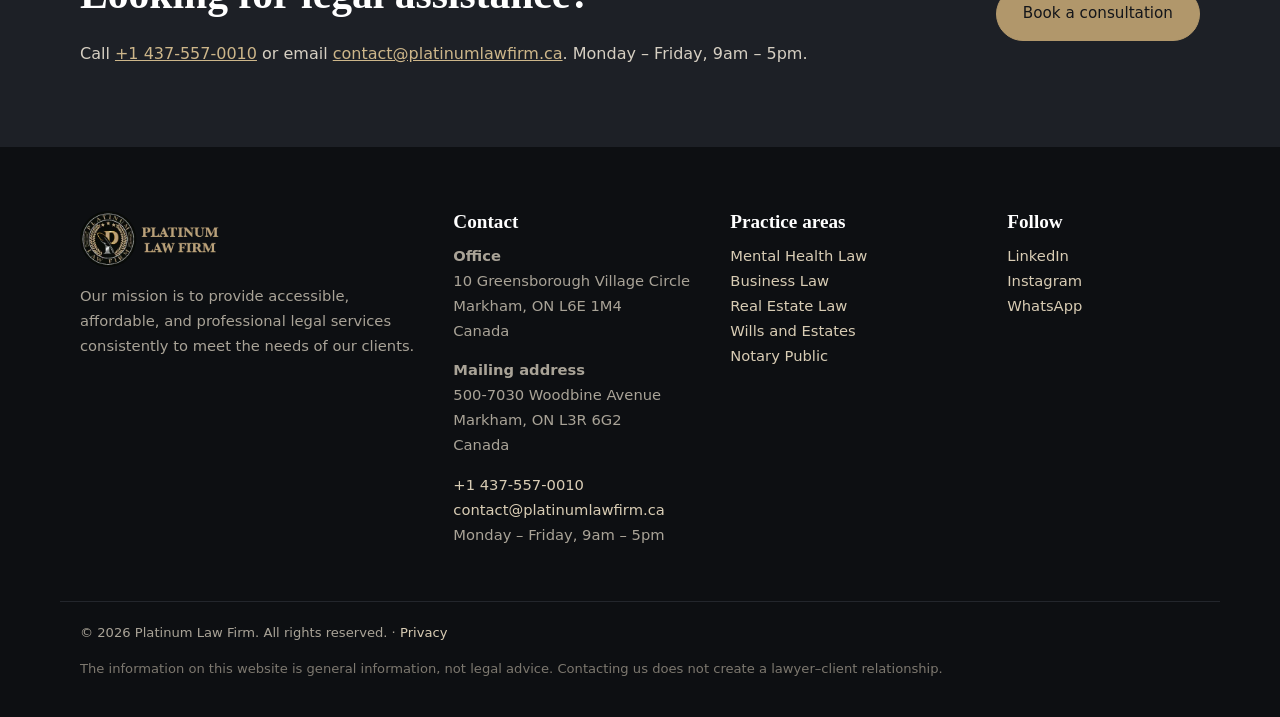
<file: real-estate-law/index.html>
<!doctype html>
<html lang="en">
<head>
<meta charset="utf-8">
<meta name="viewport" content="width=device-width, initial-scale=1">
<meta http-equiv="Content-Security-Policy" content="default-src 'self'; img-src 'self' data: https://images.pexels.com; media-src https://videos.pexels.com; style-src 'self' https://fonts.googleapis.com; font-src https://fonts.gstatic.com; script-src 'self'; frame-src 'none'; object-src 'none'; base-uri 'self'; form-action 'none'">
<meta name="referrer" content="strict-origin-when-cross-origin">
<title>Real Estate Law | Platinum Law Firm</title>
<meta name="description" content="Real Estate Law lawyer in Markham, Ontario. We provide comprehensive legal advice and representation in real estate law, from residential to commercial transactions, to help clients protect their interests and achieve their real estate goals.">
<link rel="canonical" href="https://www.platinumlawfirm.ca/real-estate-law/">
<meta property="og:title" content="Real Estate Law | Platinum Law Firm">
<meta property="og:description" content="Real Estate Law lawyer in Markham, Ontario. We provide comprehensive legal advice and representation in real estate law, from residential to commercial transactions, to help clients protect their interests and achieve their real estate goals.">
<meta property="og:type" content="website">
<meta property="og:url" content="https://www.platinumlawfirm.ca/real-estate-law/">
<link rel="icon" href="/assets/img/icon.png">
<link rel="preconnect" href="https://fonts.googleapis.com">
<link rel="preconnect" href="https://fonts.gstatic.com" crossorigin>
<link rel="stylesheet" href="https://fonts.googleapis.com/css2?family=Cormorant+Garamond:wght@500;600&family=Poppins:wght@300;400;500;600&display=swap">
<link rel="stylesheet" href="/css/styles.css?v=8751308770">
<script type="application/ld+json">{"@context":"https://schema.org","@type":"LegalService","name":"Platinum Law Firm","url":"https://www.platinumlawfirm.ca/","telephone":"+14375570010","email":"contact@platinumlawfirm.ca","address":{"@type":"PostalAddress","streetAddress":"10 Greensborough Village Circle","addressLocality":"Markham","addressRegion":"ON","postalCode":"L6E 1M4","addressCountry":"CA"},"openingHours":"Mo-Fr 09:00-17:00","areaServed":"Ontario"}</script>
</head>
<body>
<a class="skip" href="#main">Skip to content</a>
<div class="topbar"><div class="wrap">
  <span><a href="tel:+14375570010">+1 437-557-0010</a> · <a href="mailto:contact@platinumlawfirm.ca">contact@platinumlawfirm.ca</a></span>
  <span class="hide-sm">Monday – Friday, 9am – 5pm</span>
</div></div>
<header class="site-header"><div class="wrap">
  <a class="brand" href="/"><img src="/assets/img/logo.webp" alt="Platinum Law Firm" width="180" height="70"></a>
  <button class="menu-btn" aria-expanded="false" aria-controls="nav">Menu</button>
  <nav id="nav" class="nav"><a href="/">Home</a><a href="/about/">About</a><a href="/services/" aria-current="page">Services</a><a href="/attorney/titilope-olatunji/">Attorney</a><a href="/contact/">Contact</a><a class="btn btn-sm" href="https://platinumlawfirm.cliogrow.com/book" target="_blank" rel="noopener noreferrer">Book a consultation</a></nav>
</div></header>
<main id="main">
<section class="hero hero-sm"><div class="wrap"><p class="eyebrow">Real Estate Law</p><h1>Real Estate Law</h1><p class="lead">Legal advice and representation from residential to commercial transactions.</p><div class="hero-actions"><a class="btn" href="https://platinumlawfirm.cliogrow.com/book" target="_blank" rel="noopener noreferrer">Book a consultation</a><a class="btn btn-ghost" href="tel:+14375570010">Call +1 437-557-0010</a></div></div></section><section class="section"><div class="wrap with-aside">
  <div class="prose"><p>Real estate law in Ontario can be complex and confusing, especially when it comes to buying, selling, or leasing property. At Platinum Law Firm, our experienced real estate lawyers provide comprehensive legal advice and representation to help clients navigate this process with confidence. Whether you are buying your first home, selling a commercial property, or leasing a space for your business, our goal is to protect your interests and help you achieve your real estate goals.</p><p>Our lawyers have a deep understanding of the real estate market in Ontario and are well-versed in the laws and regulations that govern this industry. With our expertise and commitment to client satisfaction, you can be sure that you are in good hands. Contact us today to schedule a consultation and learn how we can assist you with your real estate needs.</p>
  <h2>Our real estate law services include</h2>
  <ul class="checks"><li>Purchase and sale of residential properties</li><li>Purchase and sale of commercial properties</li><li>Mortgage refinancing</li><li>Title search</li><li>Title insurance</li><li>Lease agreements</li><li>Status certificate review</li><li>Independent legal advice</li></ul>
  <p><a class="btn" href="https://platinumlawfirm.cliogrow.com/book" target="_blank" rel="noopener noreferrer">Book a consultation</a></p></div>
  <aside class="aside"><h3>Practice areas</h3><ul><li><a href="/mental-health-law/">Mental Health Law</a></li><li><a href="/business-law/">Business Law</a></li><li><a href="/real-estate-law/" aria-current="page">Real Estate Law</a></li><li><a href="/wills-and-estates/">Wills and Estates</a></li><li><a href="/notary-public/">Notary Public</a></li></ul>
  <div class="aside-box"><h3>Let us help you</h3><p>If you need legal assistance, contact us. We will get back to you promptly.</p>
  <p><a href="tel:+14375570010">+1 437-557-0010</a><br><a href="mailto:contact@platinumlawfirm.ca">contact@platinumlawfirm.ca</a><br>Monday – Friday, 9am – 5pm</p></div></aside>
</div></section>
<section class="cta"><div class="wrap cta-inner">
  <div><p class="eyebrow">Let us help you</p><h2>Looking for legal assistance?</h2>
  <p>Call <a href="tel:+14375570010">+1 437-557-0010</a> or email <a href="mailto:contact@platinumlawfirm.ca">contact@platinumlawfirm.ca</a>. Monday – Friday, 9am – 5pm.</p></div>
  <a class="btn" href="https://platinumlawfirm.cliogrow.com/book" target="_blank" rel="noopener noreferrer">Book a consultation</a>
</div></section>
</main>
<footer class="site-footer"><div class="wrap footer-grid">
  <div><img src="/assets/img/logo.webp" alt="Platinum Law Firm" width="160" height="62" loading="lazy">
  <p>Our mission is to provide accessible, affordable, and professional legal services consistently to meet the needs of our clients.</p></div>
  <div><h3>Contact</h3><address><strong>Office</strong><br>10 Greensborough Village Circle<br>Markham, ON L6E 1M4<br>Canada</address>
  <address><strong>Mailing address</strong><br>500-7030 Woodbine Avenue<br>Markham, ON L3R 6G2<br>Canada</address>
  <p><a href="tel:+14375570010">+1 437-557-0010</a><br><a href="mailto:contact@platinumlawfirm.ca">contact@platinumlawfirm.ca</a><br>Monday – Friday, 9am – 5pm</p></div>
  <div><h3>Practice areas</h3><ul><li><a href="/mental-health-law/">Mental Health Law</a></li><li><a href="/business-law/">Business Law</a></li><li><a href="/real-estate-law/">Real Estate Law</a></li><li><a href="/wills-and-estates/">Wills and Estates</a></li><li><a href="/notary-public/">Notary Public</a></li></ul></div>
  <div><h3>Follow</h3><ul><li><a href="https://www.linkedin.com/in/titi-olatunji-b4676b242/" target="_blank" rel="noopener noreferrer">LinkedIn</a></li><li><a href="https://www.instagram.com/platinum_law_firm/" target="_blank" rel="noopener noreferrer">Instagram</a></li><li><a href="https://wa.me/14375570010" target="_blank" rel="noopener noreferrer">WhatsApp</a></li></ul></div>
</div>
<div class="wrap legal"><p>© <span id="yr">2026</span> Platinum Law Firm. All rights reserved. · <a href="/privacy/">Privacy</a></p>
<p class="disclaimer">The information on this website is general information, not legal advice. Contacting us does not create a lawyer–client relationship.</p></div>
</footer>
<a class="wa" href="https://wa.me/14375570010" target="_blank" rel="noopener noreferrer" aria-label="Chat with us on WhatsApp"><svg viewBox="0 0 24 24" aria-hidden="true"><path fill="currentColor" d="M12 2a10 10 0 0 0-8.6 15.1L2 22l5-1.3A10 10 0 1 0 12 2Zm0 18.2a8.2 8.2 0 0 1-4.2-1.2l-.3-.2-3 .8.8-2.9-.2-.3A8.2 8.2 0 1 1 12 20.2Zm4.5-6.1c-.2-.1-1.5-.7-1.7-.8s-.4-.1-.6.1-.7.8-.8 1-.3.2-.5.1a6.7 6.7 0 0 1-3.3-2.9c-.3-.4.2-.4.7-1.4a.5.5 0 0 0 0-.4l-.8-1.8c-.2-.5-.4-.4-.6-.4h-.5a1 1 0 0 0-.7.3 3 3 0 0 0-.9 2.2 5.2 5.2 0 0 0 1.1 2.7 11.8 11.8 0 0 0 4.5 4c1.7.7 2.3.8 3.2.6a2.7 2.7 0 0 0 1.8-1.2 2.2 2.2 0 0 0 .1-1.3c0-.1-.2-.2-.5-.3Z"/></svg><span>Chat with us</span></a>
<script src="/js/site.js?v=e54e2f7139" defer></script>
</body>
</html>
</file>
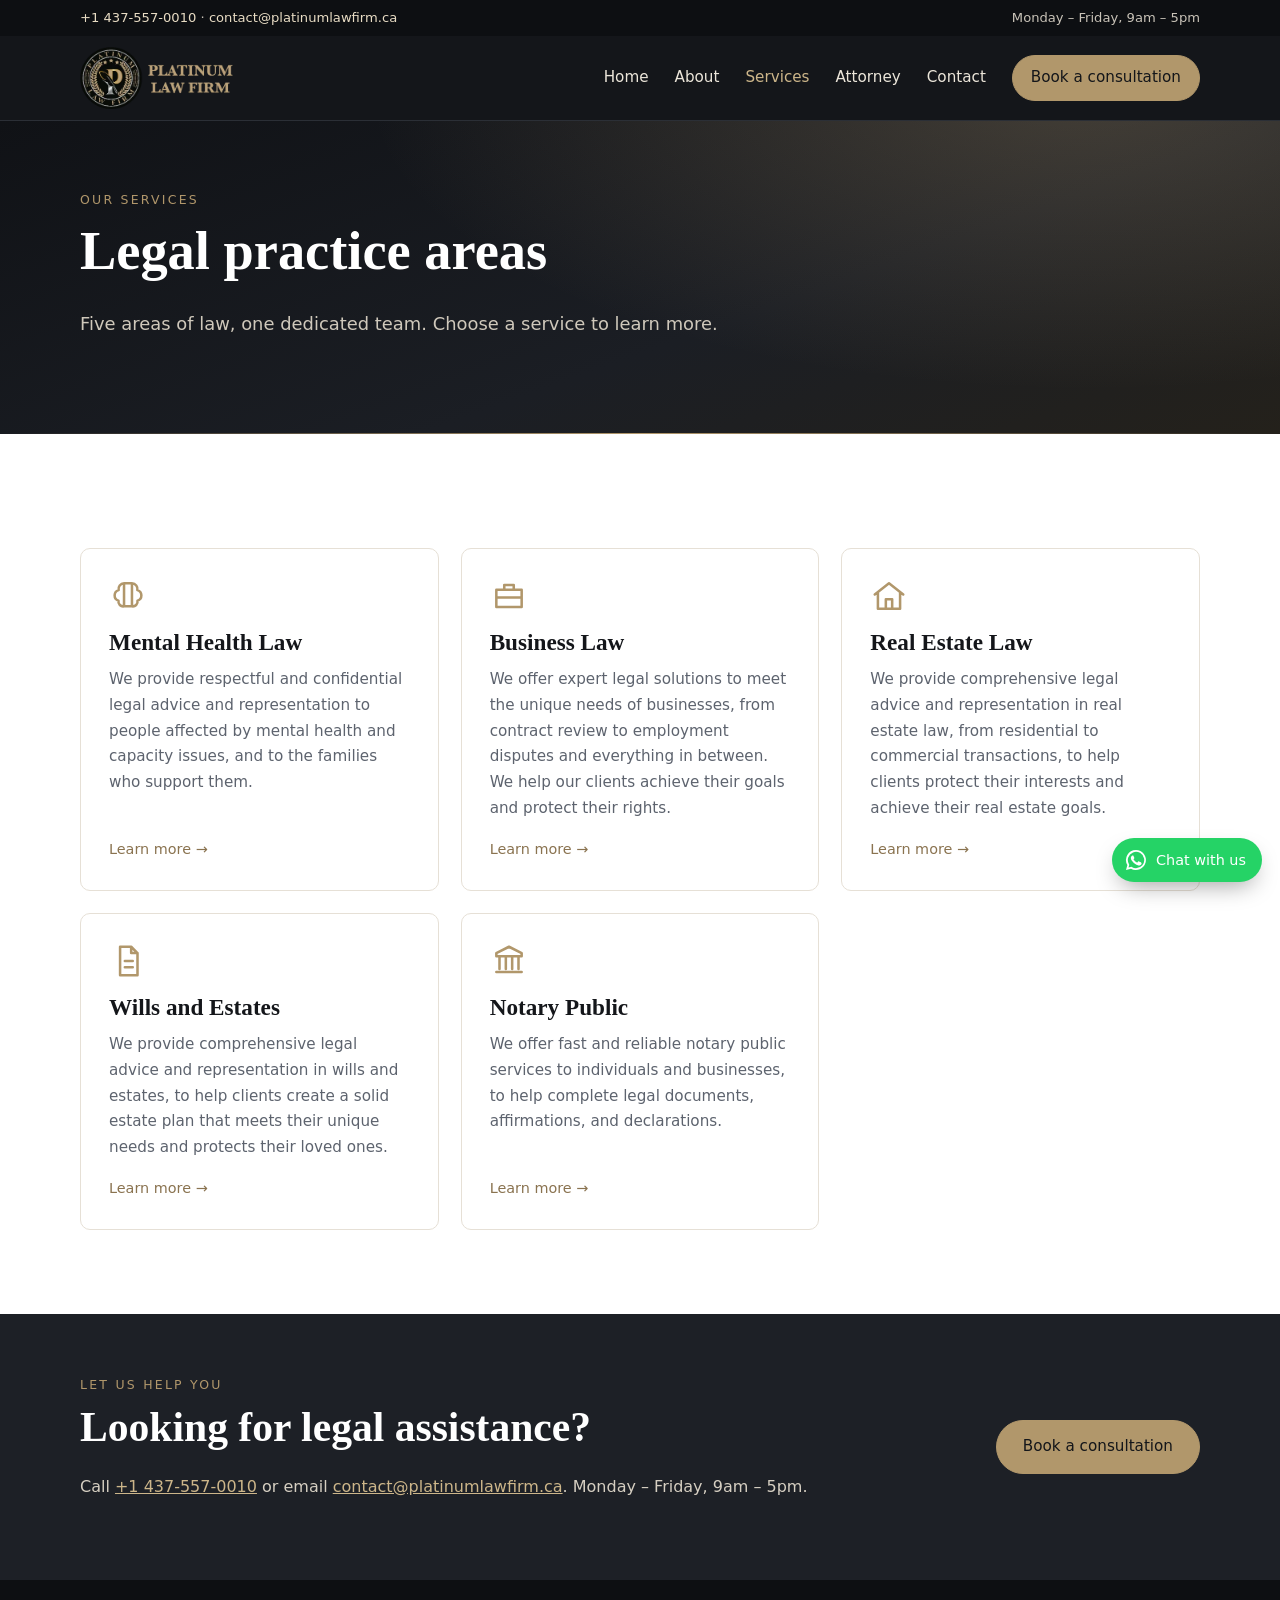
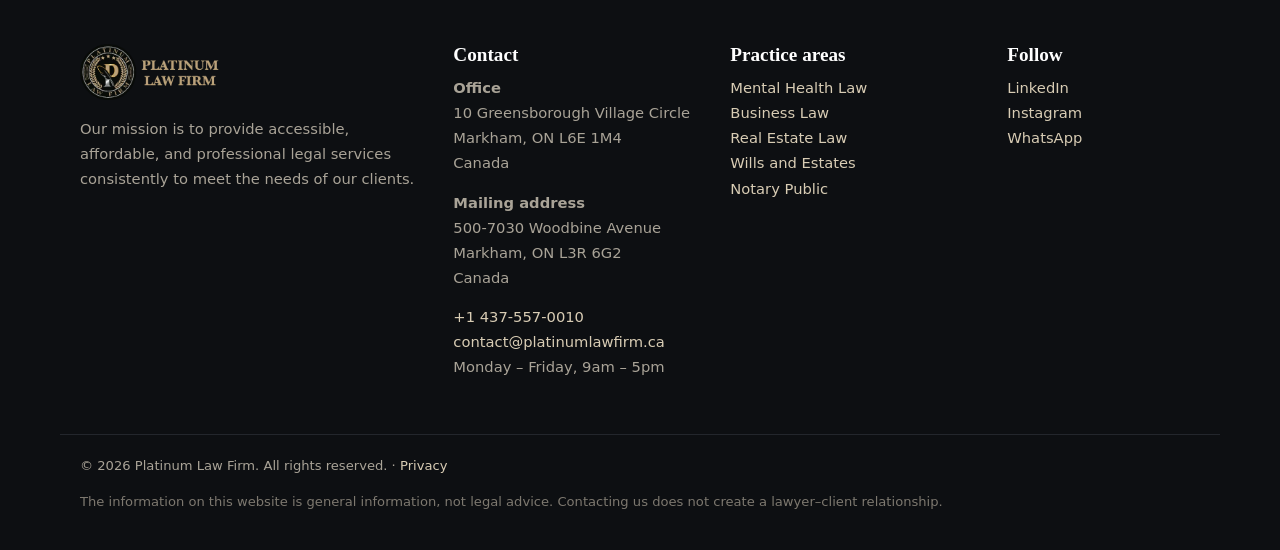
<file: services/index.html>
<!doctype html>
<html lang="en">
<head>
<meta charset="utf-8">
<meta name="viewport" content="width=device-width, initial-scale=1">
<meta http-equiv="Content-Security-Policy" content="default-src 'self'; img-src 'self' data: https://images.pexels.com; media-src https://videos.pexels.com; style-src 'self' https://fonts.googleapis.com; font-src https://fonts.gstatic.com; script-src 'self'; frame-src 'none'; object-src 'none'; base-uri 'self'; form-action 'none'">
<meta name="referrer" content="strict-origin-when-cross-origin">
<title>Services | Platinum Law Firm</title>
<meta name="description" content="Legal services at Platinum Law Firm: mental health, business, real estate, wills and estates, notary public.">
<link rel="canonical" href="https://www.platinumlawfirm.ca/services/">
<meta property="og:title" content="Services | Platinum Law Firm">
<meta property="og:description" content="Legal services at Platinum Law Firm: mental health, business, real estate, wills and estates, notary public.">
<meta property="og:type" content="website">
<meta property="og:url" content="https://www.platinumlawfirm.ca/services/">
<link rel="icon" href="/assets/img/icon.png">
<link rel="preconnect" href="https://fonts.googleapis.com">
<link rel="preconnect" href="https://fonts.gstatic.com" crossorigin>
<link rel="stylesheet" href="https://fonts.googleapis.com/css2?family=Cormorant+Garamond:wght@500;600&family=Poppins:wght@300;400;500;600&display=swap">
<link rel="stylesheet" href="/css/styles.css?v=8751308770">
<script type="application/ld+json">{"@context":"https://schema.org","@type":"LegalService","name":"Platinum Law Firm","url":"https://www.platinumlawfirm.ca/","telephone":"+14375570010","email":"contact@platinumlawfirm.ca","address":{"@type":"PostalAddress","streetAddress":"10 Greensborough Village Circle","addressLocality":"Markham","addressRegion":"ON","postalCode":"L6E 1M4","addressCountry":"CA"},"openingHours":"Mo-Fr 09:00-17:00","areaServed":"Ontario"}</script>
</head>
<body>
<a class="skip" href="#main">Skip to content</a>
<div class="topbar"><div class="wrap">
  <span><a href="tel:+14375570010">+1 437-557-0010</a> · <a href="mailto:contact@platinumlawfirm.ca">contact@platinumlawfirm.ca</a></span>
  <span class="hide-sm">Monday – Friday, 9am – 5pm</span>
</div></div>
<header class="site-header"><div class="wrap">
  <a class="brand" href="/"><img src="/assets/img/logo.webp" alt="Platinum Law Firm" width="180" height="70"></a>
  <button class="menu-btn" aria-expanded="false" aria-controls="nav">Menu</button>
  <nav id="nav" class="nav"><a href="/">Home</a><a href="/about/">About</a><a href="/services/" aria-current="page">Services</a><a href="/attorney/titilope-olatunji/">Attorney</a><a href="/contact/">Contact</a><a class="btn btn-sm" href="https://platinumlawfirm.cliogrow.com/book" target="_blank" rel="noopener noreferrer">Book a consultation</a></nav>
</div></header>
<main id="main">
<section class="hero hero-sm"><div class="wrap"><p class="eyebrow">Our services</p><h1>Legal practice areas</h1><p class="lead">Five areas of law, one dedicated team. Choose a service to learn more.</p></div></section><section class="section"><div class="wrap"><div class="cards"><a class="card" href="/mental-health-law/"><svg class="icon" viewBox="0 0 24 24" aria-hidden="true" fill="none" stroke="currentColor" stroke-width="1.6" stroke-linecap="round" stroke-linejoin="round"><path d="M9.5 4a3.5 3.5 0 0 0-3.4 4.3A3.5 3.5 0 0 0 6 15a3 3 0 0 0 3.5 3.5V4ZM14.5 4a3.5 3.5 0 0 1 3.4 4.3A3.5 3.5 0 0 1 18 15a3 3 0 0 1-3.5 3.5V4ZM9.5 4h5M9.5 18.5h5"/></svg><h3>Mental Health Law</h3><p>We provide respectful and confidential legal advice and representation to people affected by mental health and capacity issues, and to the families who support them.</p><span class="more">Learn more →</span></a><a class="card" href="/business-law/"><svg class="icon" viewBox="0 0 24 24" aria-hidden="true" fill="none" stroke="currentColor" stroke-width="1.6" stroke-linecap="round" stroke-linejoin="round"><path d="M4 8h16v11H4zM9 8V5h6v3M4 13h16"/></svg><h3>Business Law</h3><p>We offer expert legal solutions to meet the unique needs of businesses, from contract review to employment disputes and everything in between. We help our clients achieve their goals and protect their rights.</p><span class="more">Learn more →</span></a><a class="card" href="/real-estate-law/"><svg class="icon" viewBox="0 0 24 24" aria-hidden="true" fill="none" stroke="currentColor" stroke-width="1.6" stroke-linecap="round" stroke-linejoin="round"><path d="M3 11 12 4l9 7M5 10v10h14V10M10 20v-6h4v6"/></svg><h3>Real Estate Law</h3><p>We provide comprehensive legal advice and representation in real estate law, from residential to commercial transactions, to help clients protect their interests and achieve their real estate goals.</p><span class="more">Learn more →</span></a><a class="card" href="/wills-and-estates/"><svg class="icon" viewBox="0 0 24 24" aria-hidden="true" fill="none" stroke="currentColor" stroke-width="1.6" stroke-linecap="round" stroke-linejoin="round"><path d="M7 3h7l4 4v14H7zM14 3v4h4M10 12h5M10 16h5"/></svg><h3>Wills and Estates</h3><p>We provide comprehensive legal advice and representation in wills and estates, to help clients create a solid estate plan that meets their unique needs and protects their loved ones.</p><span class="more">Learn more →</span></a><a class="card" href="/notary-public/"><svg class="icon" viewBox="0 0 24 24" aria-hidden="true" fill="none" stroke="currentColor" stroke-width="1.6" stroke-linecap="round" stroke-linejoin="round"><path d="M12 3 4 7v2h16V7l-8-4ZM6 9v8M10 9v8M14 9v8M18 9v8M4 19h16"/></svg><h3>Notary Public</h3><p>We offer fast and reliable notary public services to individuals and businesses, to help complete legal documents, affirmations, and declarations.</p><span class="more">Learn more →</span></a></div></div></section>
<section class="cta"><div class="wrap cta-inner">
  <div><p class="eyebrow">Let us help you</p><h2>Looking for legal assistance?</h2>
  <p>Call <a href="tel:+14375570010">+1 437-557-0010</a> or email <a href="mailto:contact@platinumlawfirm.ca">contact@platinumlawfirm.ca</a>. Monday – Friday, 9am – 5pm.</p></div>
  <a class="btn" href="https://platinumlawfirm.cliogrow.com/book" target="_blank" rel="noopener noreferrer">Book a consultation</a>
</div></section>
</main>
<footer class="site-footer"><div class="wrap footer-grid">
  <div><img src="/assets/img/logo.webp" alt="Platinum Law Firm" width="160" height="62" loading="lazy">
  <p>Our mission is to provide accessible, affordable, and professional legal services consistently to meet the needs of our clients.</p></div>
  <div><h3>Contact</h3><address><strong>Office</strong><br>10 Greensborough Village Circle<br>Markham, ON L6E 1M4<br>Canada</address>
  <address><strong>Mailing address</strong><br>500-7030 Woodbine Avenue<br>Markham, ON L3R 6G2<br>Canada</address>
  <p><a href="tel:+14375570010">+1 437-557-0010</a><br><a href="mailto:contact@platinumlawfirm.ca">contact@platinumlawfirm.ca</a><br>Monday – Friday, 9am – 5pm</p></div>
  <div><h3>Practice areas</h3><ul><li><a href="/mental-health-law/">Mental Health Law</a></li><li><a href="/business-law/">Business Law</a></li><li><a href="/real-estate-law/">Real Estate Law</a></li><li><a href="/wills-and-estates/">Wills and Estates</a></li><li><a href="/notary-public/">Notary Public</a></li></ul></div>
  <div><h3>Follow</h3><ul><li><a href="https://www.linkedin.com/in/titi-olatunji-b4676b242/" target="_blank" rel="noopener noreferrer">LinkedIn</a></li><li><a href="https://www.instagram.com/platinum_law_firm/" target="_blank" rel="noopener noreferrer">Instagram</a></li><li><a href="https://wa.me/14375570010" target="_blank" rel="noopener noreferrer">WhatsApp</a></li></ul></div>
</div>
<div class="wrap legal"><p>© <span id="yr">2026</span> Platinum Law Firm. All rights reserved. · <a href="/privacy/">Privacy</a></p>
<p class="disclaimer">The information on this website is general information, not legal advice. Contacting us does not create a lawyer–client relationship.</p></div>
</footer>
<a class="wa" href="https://wa.me/14375570010" target="_blank" rel="noopener noreferrer" aria-label="Chat with us on WhatsApp"><svg viewBox="0 0 24 24" aria-hidden="true"><path fill="currentColor" d="M12 2a10 10 0 0 0-8.6 15.1L2 22l5-1.3A10 10 0 1 0 12 2Zm0 18.2a8.2 8.2 0 0 1-4.2-1.2l-.3-.2-3 .8.8-2.9-.2-.3A8.2 8.2 0 1 1 12 20.2Zm4.5-6.1c-.2-.1-1.5-.7-1.7-.8s-.4-.1-.6.1-.7.8-.8 1-.3.2-.5.1a6.7 6.7 0 0 1-3.3-2.9c-.3-.4.2-.4.7-1.4a.5.5 0 0 0 0-.4l-.8-1.8c-.2-.5-.4-.4-.6-.4h-.5a1 1 0 0 0-.7.3 3 3 0 0 0-.9 2.2 5.2 5.2 0 0 0 1.1 2.7 11.8 11.8 0 0 0 4.5 4c1.7.7 2.3.8 3.2.6a2.7 2.7 0 0 0 1.8-1.2 2.2 2.2 0 0 0 .1-1.3c0-.1-.2-.2-.5-.3Z"/></svg><span>Chat with us</span></a>
<script src="/js/site.js?v=e54e2f7139" defer></script>
</body>
</html>
</file>
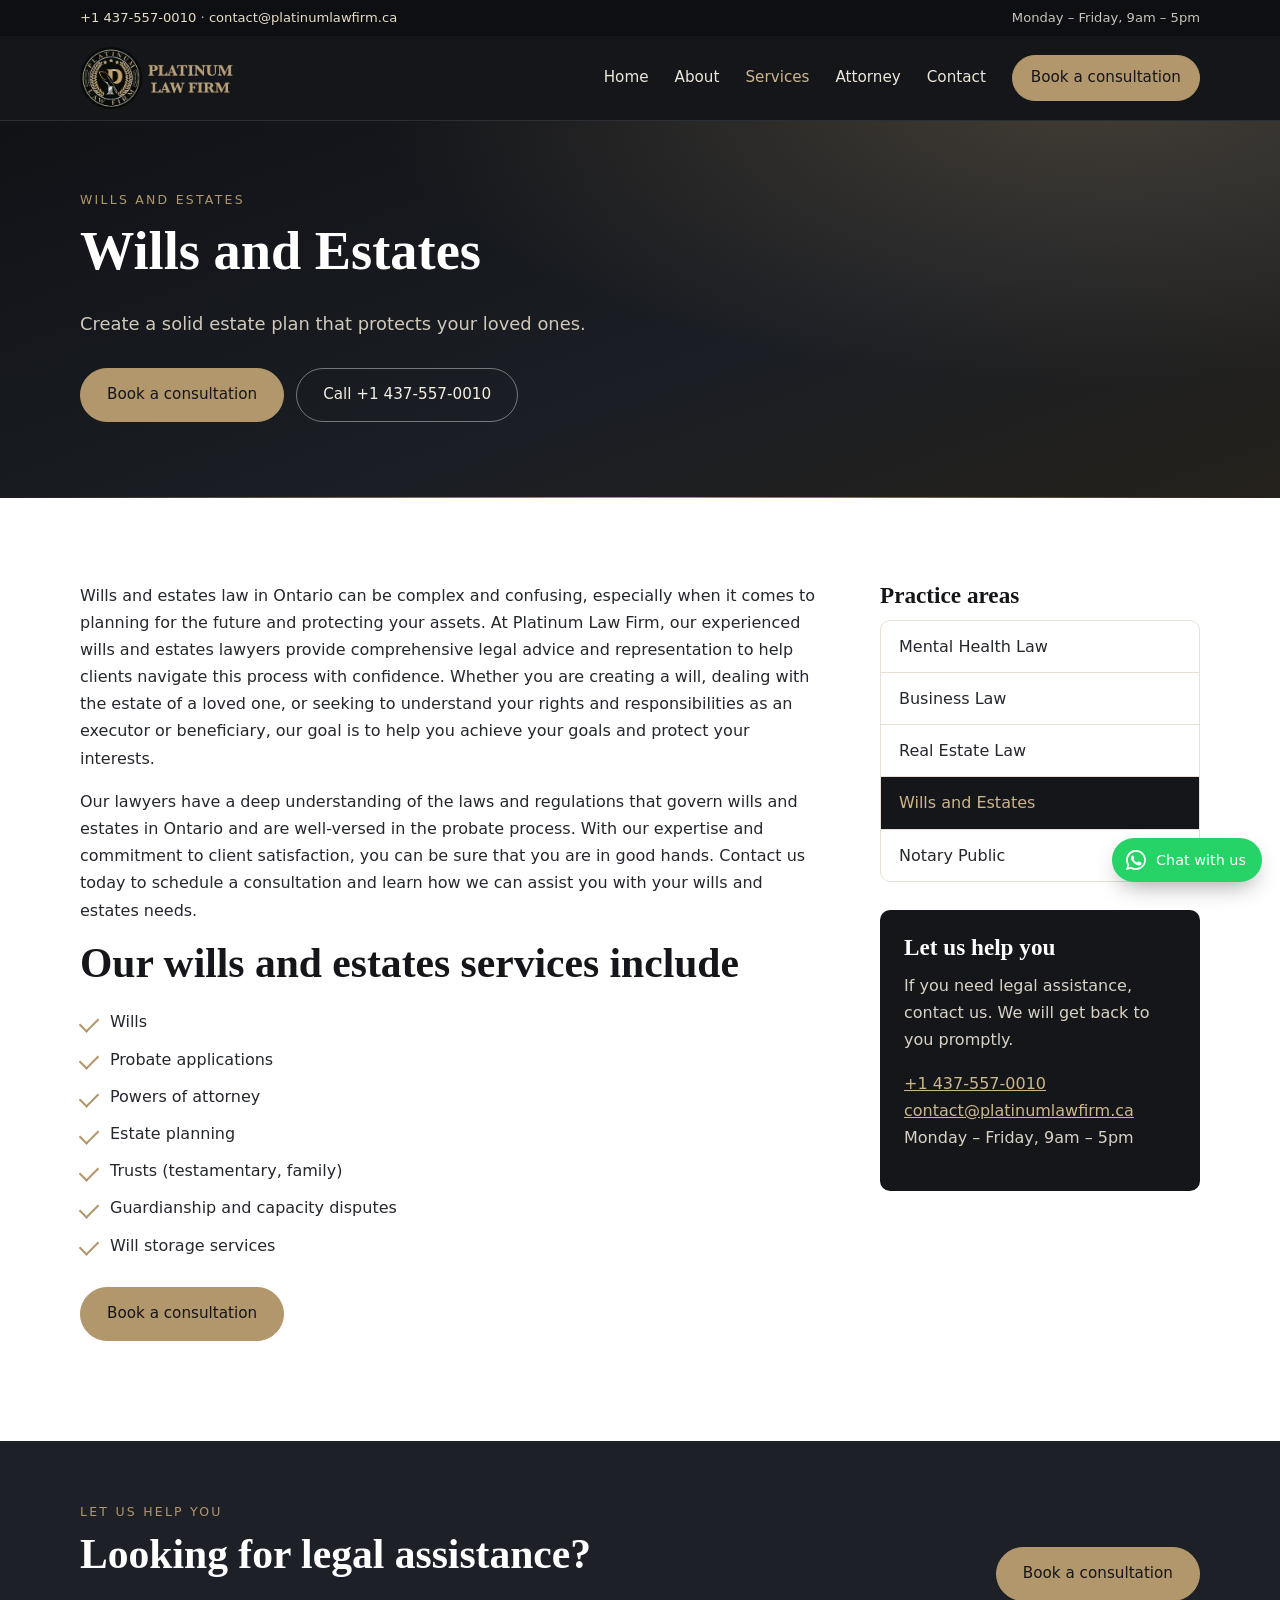
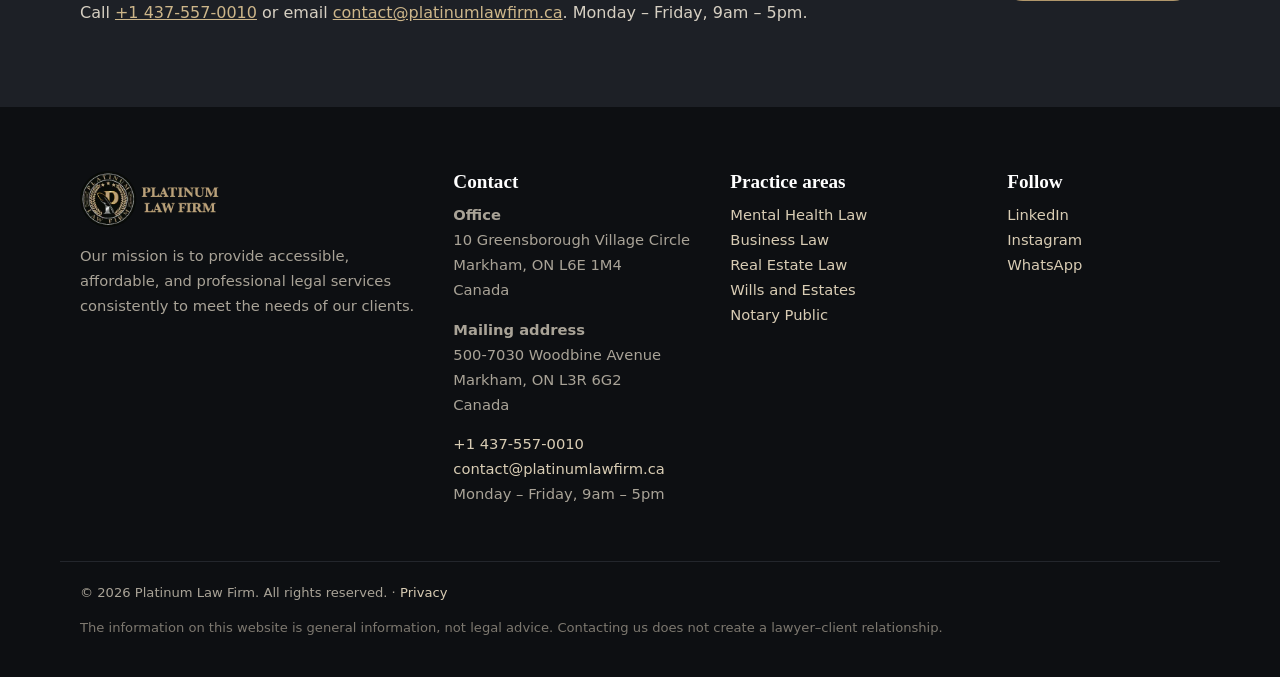
<file: wills-and-estates/index.html>
<!doctype html>
<html lang="en">
<head>
<meta charset="utf-8">
<meta name="viewport" content="width=device-width, initial-scale=1">
<meta http-equiv="Content-Security-Policy" content="default-src 'self'; img-src 'self' data: https://images.pexels.com; media-src https://videos.pexels.com; style-src 'self' https://fonts.googleapis.com; font-src https://fonts.gstatic.com; script-src 'self'; frame-src 'none'; object-src 'none'; base-uri 'self'; form-action 'none'">
<meta name="referrer" content="strict-origin-when-cross-origin">
<title>Wills and Estates | Platinum Law Firm</title>
<meta name="description" content="Wills and Estates lawyer in Markham, Ontario. We provide comprehensive legal advice and representation in wills and estates, to help clients create a solid estate plan that meets their unique needs and protects their loved ones.">
<link rel="canonical" href="https://www.platinumlawfirm.ca/wills-and-estates/">
<meta property="og:title" content="Wills and Estates | Platinum Law Firm">
<meta property="og:description" content="Wills and Estates lawyer in Markham, Ontario. We provide comprehensive legal advice and representation in wills and estates, to help clients create a solid estate plan that meets their unique needs and protects their loved ones.">
<meta property="og:type" content="website">
<meta property="og:url" content="https://www.platinumlawfirm.ca/wills-and-estates/">
<link rel="icon" href="/assets/img/icon.png">
<link rel="preconnect" href="https://fonts.googleapis.com">
<link rel="preconnect" href="https://fonts.gstatic.com" crossorigin>
<link rel="stylesheet" href="https://fonts.googleapis.com/css2?family=Cormorant+Garamond:wght@500;600&family=Poppins:wght@300;400;500;600&display=swap">
<link rel="stylesheet" href="/css/styles.css?v=8751308770">
<script type="application/ld+json">{"@context":"https://schema.org","@type":"LegalService","name":"Platinum Law Firm","url":"https://www.platinumlawfirm.ca/","telephone":"+14375570010","email":"contact@platinumlawfirm.ca","address":{"@type":"PostalAddress","streetAddress":"10 Greensborough Village Circle","addressLocality":"Markham","addressRegion":"ON","postalCode":"L6E 1M4","addressCountry":"CA"},"openingHours":"Mo-Fr 09:00-17:00","areaServed":"Ontario"}</script>
</head>
<body>
<a class="skip" href="#main">Skip to content</a>
<div class="topbar"><div class="wrap">
  <span><a href="tel:+14375570010">+1 437-557-0010</a> · <a href="mailto:contact@platinumlawfirm.ca">contact@platinumlawfirm.ca</a></span>
  <span class="hide-sm">Monday – Friday, 9am – 5pm</span>
</div></div>
<header class="site-header"><div class="wrap">
  <a class="brand" href="/"><img src="/assets/img/logo.webp" alt="Platinum Law Firm" width="180" height="70"></a>
  <button class="menu-btn" aria-expanded="false" aria-controls="nav">Menu</button>
  <nav id="nav" class="nav"><a href="/">Home</a><a href="/about/">About</a><a href="/services/" aria-current="page">Services</a><a href="/attorney/titilope-olatunji/">Attorney</a><a href="/contact/">Contact</a><a class="btn btn-sm" href="https://platinumlawfirm.cliogrow.com/book" target="_blank" rel="noopener noreferrer">Book a consultation</a></nav>
</div></header>
<main id="main">
<section class="hero hero-sm"><div class="wrap"><p class="eyebrow">Wills and Estates</p><h1>Wills and Estates</h1><p class="lead">Create a solid estate plan that protects your loved ones.</p><div class="hero-actions"><a class="btn" href="https://platinumlawfirm.cliogrow.com/book" target="_blank" rel="noopener noreferrer">Book a consultation</a><a class="btn btn-ghost" href="tel:+14375570010">Call +1 437-557-0010</a></div></div></section><section class="section"><div class="wrap with-aside">
  <div class="prose"><p>Wills and estates law in Ontario can be complex and confusing, especially when it comes to planning for the future and protecting your assets. At Platinum Law Firm, our experienced wills and estates lawyers provide comprehensive legal advice and representation to help clients navigate this process with confidence. Whether you are creating a will, dealing with the estate of a loved one, or seeking to understand your rights and responsibilities as an executor or beneficiary, our goal is to help you achieve your goals and protect your interests.</p><p>Our lawyers have a deep understanding of the laws and regulations that govern wills and estates in Ontario and are well-versed in the probate process. With our expertise and commitment to client satisfaction, you can be sure that you are in good hands. Contact us today to schedule a consultation and learn how we can assist you with your wills and estates needs.</p>
  <h2>Our wills and estates services include</h2>
  <ul class="checks"><li>Wills</li><li>Probate applications</li><li>Powers of attorney</li><li>Estate planning</li><li>Trusts (testamentary, family)</li><li>Guardianship and capacity disputes</li><li>Will storage services</li></ul>
  <p><a class="btn" href="https://platinumlawfirm.cliogrow.com/book" target="_blank" rel="noopener noreferrer">Book a consultation</a></p></div>
  <aside class="aside"><h3>Practice areas</h3><ul><li><a href="/mental-health-law/">Mental Health Law</a></li><li><a href="/business-law/">Business Law</a></li><li><a href="/real-estate-law/">Real Estate Law</a></li><li><a href="/wills-and-estates/" aria-current="page">Wills and Estates</a></li><li><a href="/notary-public/">Notary Public</a></li></ul>
  <div class="aside-box"><h3>Let us help you</h3><p>If you need legal assistance, contact us. We will get back to you promptly.</p>
  <p><a href="tel:+14375570010">+1 437-557-0010</a><br><a href="mailto:contact@platinumlawfirm.ca">contact@platinumlawfirm.ca</a><br>Monday – Friday, 9am – 5pm</p></div></aside>
</div></section>
<section class="cta"><div class="wrap cta-inner">
  <div><p class="eyebrow">Let us help you</p><h2>Looking for legal assistance?</h2>
  <p>Call <a href="tel:+14375570010">+1 437-557-0010</a> or email <a href="mailto:contact@platinumlawfirm.ca">contact@platinumlawfirm.ca</a>. Monday – Friday, 9am – 5pm.</p></div>
  <a class="btn" href="https://platinumlawfirm.cliogrow.com/book" target="_blank" rel="noopener noreferrer">Book a consultation</a>
</div></section>
</main>
<footer class="site-footer"><div class="wrap footer-grid">
  <div><img src="/assets/img/logo.webp" alt="Platinum Law Firm" width="160" height="62" loading="lazy">
  <p>Our mission is to provide accessible, affordable, and professional legal services consistently to meet the needs of our clients.</p></div>
  <div><h3>Contact</h3><address><strong>Office</strong><br>10 Greensborough Village Circle<br>Markham, ON L6E 1M4<br>Canada</address>
  <address><strong>Mailing address</strong><br>500-7030 Woodbine Avenue<br>Markham, ON L3R 6G2<br>Canada</address>
  <p><a href="tel:+14375570010">+1 437-557-0010</a><br><a href="mailto:contact@platinumlawfirm.ca">contact@platinumlawfirm.ca</a><br>Monday – Friday, 9am – 5pm</p></div>
  <div><h3>Practice areas</h3><ul><li><a href="/mental-health-law/">Mental Health Law</a></li><li><a href="/business-law/">Business Law</a></li><li><a href="/real-estate-law/">Real Estate Law</a></li><li><a href="/wills-and-estates/">Wills and Estates</a></li><li><a href="/notary-public/">Notary Public</a></li></ul></div>
  <div><h3>Follow</h3><ul><li><a href="https://www.linkedin.com/in/titi-olatunji-b4676b242/" target="_blank" rel="noopener noreferrer">LinkedIn</a></li><li><a href="https://www.instagram.com/platinum_law_firm/" target="_blank" rel="noopener noreferrer">Instagram</a></li><li><a href="https://wa.me/14375570010" target="_blank" rel="noopener noreferrer">WhatsApp</a></li></ul></div>
</div>
<div class="wrap legal"><p>© <span id="yr">2026</span> Platinum Law Firm. All rights reserved. · <a href="/privacy/">Privacy</a></p>
<p class="disclaimer">The information on this website is general information, not legal advice. Contacting us does not create a lawyer–client relationship.</p></div>
</footer>
<a class="wa" href="https://wa.me/14375570010" target="_blank" rel="noopener noreferrer" aria-label="Chat with us on WhatsApp"><svg viewBox="0 0 24 24" aria-hidden="true"><path fill="currentColor" d="M12 2a10 10 0 0 0-8.6 15.1L2 22l5-1.3A10 10 0 1 0 12 2Zm0 18.2a8.2 8.2 0 0 1-4.2-1.2l-.3-.2-3 .8.8-2.9-.2-.3A8.2 8.2 0 1 1 12 20.2Zm4.5-6.1c-.2-.1-1.5-.7-1.7-.8s-.4-.1-.6.1-.7.8-.8 1-.3.2-.5.1a6.7 6.7 0 0 1-3.3-2.9c-.3-.4.2-.4.7-1.4a.5.5 0 0 0 0-.4l-.8-1.8c-.2-.5-.4-.4-.6-.4h-.5a1 1 0 0 0-.7.3 3 3 0 0 0-.9 2.2 5.2 5.2 0 0 0 1.1 2.7 11.8 11.8 0 0 0 4.5 4c1.7.7 2.3.8 3.2.6a2.7 2.7 0 0 0 1.8-1.2 2.2 2.2 0 0 0 .1-1.3c0-.1-.2-.2-.5-.3Z"/></svg><span>Chat with us</span></a>
<script src="/js/site.js?v=e54e2f7139" defer></script>
</body>
</html>
</file>
<file: css/styles.css>
:root{
  --ink:#14161a; --ink-2:#1d2026; --ink-3:#2a2e36;
  --gold:#b1976b; --gold-2:#cdb68a; --gold-dark:#8a7350;
  --paper:#ffffff; --paper-2:#f6f3ee; --text:#24272d; --muted:#5d636e; --line:#e6e0d6;
  --serif:"Cormorant Garamond", Georgia, "Times New Roman", serif;
  --sans:Poppins, system-ui, -apple-system, "Segoe UI", Roboto, Arial, sans-serif;
  --radius:10px; --wrap:1160px;
}
*{box-sizing:border-box}
html{scroll-behavior:smooth}
body{margin:0;background:var(--paper);color:var(--text);font:400 16px/1.7 var(--sans);-webkit-font-smoothing:antialiased}
img{max-width:100%;height:auto;display:block}
a{color:var(--gold-dark)}
a:hover{color:var(--ink)}
h1,h2,h3{font-family:var(--serif);font-weight:600;line-height:1.15;color:var(--ink);margin:0 0 .5em}
h1{font-size:clamp(2.4rem,6vw,4.2rem)}
h2{font-size:clamp(1.8rem,3.6vw,2.6rem)}
h3{font-size:1.45rem}
p{margin:0 0 1em}
.wrap{max-width:var(--wrap);margin:0 auto;padding:0 20px}
.skip{position:absolute;left:-999px;top:0;background:var(--gold);color:var(--ink);padding:8px 14px;z-index:100}
.skip:focus{left:8px}
.eyebrow{font:500 .78rem/1.2 var(--sans);letter-spacing:.18em;text-transform:uppercase;color:var(--gold);margin-bottom:.9em}

/* Top bar + header */
.topbar{background:#0d0f12;color:#c9c3b8;font-size:.82rem}
.topbar .wrap{display:flex;justify-content:space-between;gap:12px;padding-top:7px;padding-bottom:7px}
.topbar a{color:#e8dcc4;text-decoration:none}
.site-header{background:var(--ink);position:sticky;top:0;z-index:50;border-bottom:1px solid #2b2f36}
.site-header .wrap{display:flex;align-items:center;justify-content:space-between;min-height:84px;gap:20px}
.brand img{height:62px;width:auto}
.nav{display:flex;align-items:center;gap:26px}
.nav a{color:#ece6da;text-decoration:none;font-size:.95rem;font-weight:400}
.nav a:hover,.nav a[aria-current=page]{color:var(--gold-2)}
.menu-btn{display:none;background:none;border:1px solid #555;color:#eee;border-radius:6px;padding:8px 14px;font:inherit;cursor:pointer}

/* Buttons */
.btn{display:inline-block;background:var(--gold);color:var(--ink)!important;text-decoration:none;font-weight:500;font-size:.95rem;
  padding:13px 26px;border-radius:999px;border:1px solid var(--gold);transition:background .2s,transform .2s}
.btn:hover{background:var(--gold-2);transform:translateY(-1px)}
.btn-sm{padding:9px 18px;font-size:.88rem}
.btn-ghost{background:transparent;color:#f3ede2!important;border-color:rgba(255,255,255,.4)}
.btn-ghost:hover{background:rgba(255,255,255,.08)}
.btn-ghost-dark{background:transparent;border-color:var(--ink);margin-left:8px}
.link{font-weight:500;text-decoration:none}

/* Hero */
.hero{background:
  radial-gradient(1200px 500px at 85% -10%,rgba(177,151,107,.28),transparent 60%),
  linear-gradient(160deg,#101216 0%,#1b1e24 60%,#24211b 100%);color:#e9e3d8;padding:110px 0 120px;position:relative;overflow:hidden}
.hero:after{content:"";position:absolute;inset:auto 0 0 0;height:1px;background:linear-gradient(90deg,transparent,var(--gold),transparent)}
.hero h1{color:#fff;max-width:14ch}
/* Home hero background video */
.hero-has-video{padding:150px 0 160px;background:#101216}
.hero-video{position:absolute;inset:0;width:100%;height:100%;object-fit:cover;z-index:0}
.hero-shade{position:absolute;inset:0;z-index:0;background:
  linear-gradient(90deg,rgba(12,13,16,.88) 0%,rgba(12,13,16,.62) 55%,rgba(12,13,16,.35) 100%),
  linear-gradient(0deg,rgba(12,13,16,.55),transparent 40%)}
.hero-has-video .wrap{position:relative;z-index:1}
@media (prefers-reduced-motion:reduce){.hero-video{display:none}}
.hero .lead{font-size:1.12rem;max-width:60ch;color:#cfc8bb;font-weight:300}
.hero-actions{display:flex;flex-wrap:wrap;gap:12px;margin-top:28px}
.hero-sm{padding:72px 0 76px}
.hero-sm h1{font-size:clamp(2.1rem,5vw,3.4rem);max-width:none}

/* Sections */
.section{padding:84px 0}
.section.alt{background:var(--paper-2)}
.cards{display:grid;grid-template-columns:repeat(auto-fill,minmax(300px,1fr));gap:22px;margin-top:30px}
.card{display:flex;flex-direction:column;background:#fff;border:1px solid var(--line);border-radius:var(--radius);padding:28px;text-decoration:none;color:var(--text);
  transition:border-color .2s,box-shadow .2s,transform .2s}
.card:hover{border-color:var(--gold);box-shadow:0 14px 30px -18px rgba(20,22,26,.35);transform:translateY(-2px);color:var(--text)}
.card p{color:var(--muted);font-size:.95rem;flex:1}
.card .more{color:var(--gold-dark);font-weight:500;font-size:.9rem}
.icon{width:38px;height:38px;color:var(--gold);margin-bottom:14px}
.split{display:grid;grid-template-columns:1fr 1fr;gap:56px;align-items:center}
.portrait{border-radius:var(--radius);box-shadow:0 24px 50px -28px rgba(0,0,0,.5);width:100%;max-width:460px;justify-self:center}
.values{display:grid;grid-template-columns:repeat(auto-fit,minmax(240px,1fr));gap:34px}
.values > div{border-top:2px solid var(--gold);padding-top:18px}
.prose p{color:var(--text)}
.narrow{max-width:760px}
.with-aside{display:grid;grid-template-columns:minmax(0,1fr) 320px;gap:56px;align-items:start}
.checks{list-style:none;padding:0;margin:0 0 28px;display:grid;gap:10px}
.checks li{position:relative;padding-left:30px}
.checks li:before{content:"";position:absolute;left:0;top:.55em;width:16px;height:9px;border-left:2px solid var(--gold);border-bottom:2px solid var(--gold);transform:rotate(-45deg)}
.aside{position:sticky;top:110px}
.aside ul{list-style:none;padding:0;margin:0 0 28px;border:1px solid var(--line);border-radius:var(--radius);overflow:hidden}
.aside li a{display:block;padding:12px 18px;border-bottom:1px solid var(--line);text-decoration:none;color:var(--text)}
.aside li:last-child a{border-bottom:0}
.aside li a:hover,.aside li a[aria-current=page]{background:var(--ink);color:var(--gold-2)}
.aside-box{background:var(--ink);color:#d9d2c4;border-radius:var(--radius);padding:24px}
.aside-box h3{color:#fff}
.aside-box a{color:var(--gold-2)}
.note{background:var(--paper-2);border-left:3px solid var(--gold);padding:14px 18px;border-radius:4px;color:var(--muted);font-size:.95rem}
address{font-style:normal}

/* Contact */
.contact-grid{display:grid;grid-template-columns:repeat(auto-fit,minmax(220px,1fr));gap:18px;margin-bottom:60px}
.contact-card{background:var(--ink);color:#ddd5c6;text-decoration:none;border-radius:var(--radius);padding:26px;transition:transform .2s}
.contact-card:hover{transform:translateY(-2px);color:#fff}
.contact-card h3{color:var(--gold-2);margin-bottom:.2em}
.contact-card p{margin:0;word-break:break-word}
.contact-more{align-items:start}

/* CTA + footer */
.cta{background:var(--ink-2);color:#d6cfc2;padding:64px 0}
.cta-inner{display:flex;align-items:center;justify-content:space-between;gap:30px;flex-wrap:wrap}
.cta h2{color:#fff}
.cta a:not(.btn){color:var(--gold-2)}
.site-footer{background:#0d0f12;color:#a9a397;padding:64px 0 24px;font-size:.92rem}
.footer-grid{display:grid;grid-template-columns:1.4fr 1fr 1fr .8fr;gap:36px}
.site-footer h3{color:#fff;font-size:1.2rem}
.site-footer img{height:56px;width:auto;margin-bottom:16px}
.site-footer ul{list-style:none;padding:0;margin:0}
.site-footer a{color:#d8ccb4;text-decoration:none}
.site-footer a:hover{color:var(--gold-2)}
.legal{border-top:1px solid #23262c;margin-top:40px;padding-top:20px;font-size:.82rem}
.disclaimer{color:#7d786f}

/* WhatsApp button */
.wa{position:fixed;right:18px;bottom:18px;z-index:60;display:flex;align-items:center;gap:8px;background:#25d366;color:#fff;text-decoration:none;
  border-radius:999px;padding:10px 16px 10px 12px;box-shadow:0 10px 24px -8px rgba(0,0,0,.4);font-size:.9rem;font-weight:500}
.wa svg{width:24px;height:24px}
.wa:hover{color:#fff;filter:brightness(1.05)}

:focus-visible{outline:3px solid var(--gold);outline-offset:2px}

@media (max-width:960px){
  .menu-btn{display:block}
  .nav{display:none;position:absolute;left:0;right:0;top:100%;background:var(--ink);flex-direction:column;align-items:flex-start;padding:16px 20px 22px;gap:14px;border-bottom:1px solid #2b2f36}
  .nav.open{display:flex}
  .split,.with-aside{grid-template-columns:1fr;gap:36px}
  .aside{position:static}
  .footer-grid{grid-template-columns:1fr 1fr}
}
@media (max-width:600px){
  .hide-sm{display:none}
  .section{padding:60px 0}
  .hero{padding:72px 0 80px}
  .hero-has-video{padding:96px 0 104px}
  .hero-shade{background:rgba(12,13,16,.7)}
  .footer-grid{grid-template-columns:1fr}
  .wa span{display:none}
  .wa{padding:12px}
  .cards{grid-template-columns:1fr}
  .btn-ghost-dark{margin:10px 0 0}
}
@media (prefers-reduced-motion:reduce){*{transition:none!important;scroll-behavior:auto!important}}

/* office + mailing addresses */
address + address{margin-top:.9rem}
.contact-more address + p + p + h2{margin-top:1.6rem}
.site-footer address + p{margin-top:.9rem}

/* Google reviews (home page) */
.reviews-head{display:flex;flex-wrap:wrap;align-items:flex-end;justify-content:space-between;gap:18px 30px}
.reviews-head h2{margin:0}
.g-icon{width:20px;height:20px;flex:none}
.g-stars{display:inline-flex;gap:2px}
.g-stars .star{position:relative;display:inline-block;width:18px;height:18px}
.g-stars .star svg{position:absolute;inset:0;width:18px;height:18px;fill:#d9d3c7}
.g-stars .star svg+svg{fill:#f4b400;clip-path:inset(0 calc(100% - var(--fill,100%)) 0 0)}
.star.f0{--fill:0%}.star.f10{--fill:10%}.star.f20{--fill:20%}.star.f30{--fill:30%}.star.f40{--fill:40%}.star.f50{--fill:50%}
.star.f60{--fill:60%}.star.f70{--fill:70%}.star.f80{--fill:80%}.star.f90{--fill:90%}.star.f100{--fill:100%}
.g-badge{display:inline-flex;align-items:center;gap:10px;background:#fff;border:1px solid var(--line);border-radius:999px;padding:10px 18px;text-decoration:none;color:var(--text);transition:border-color .2s,transform .2s}
.g-badge:hover{border-color:var(--gold);transform:translateY(-1px);color:var(--text)}
.g-badge__score{font:600 1.15rem/1 var(--sans);color:var(--ink)}
.g-badge__count{font-size:.88rem;color:var(--muted)}
.reviews-grid{display:grid;grid-template-columns:repeat(auto-fill,minmax(320px,1fr));gap:22px;margin-top:30px;align-items:start}
.review-card{display:flex;flex-direction:column;background:#fff;border:1px solid var(--line);border-radius:var(--radius);padding:26px}
.review-card__top{display:flex;align-items:center;justify-content:space-between;margin-bottom:14px}
.review-card__text{font-size:.95rem;color:var(--text);flex:1}
.review-card__text p{margin:0 0 .8em}
.review-more summary{cursor:pointer;color:var(--gold-dark);font-weight:500;font-size:.9rem;list-style:none;margin-bottom:.8em}
.review-more summary::-webkit-details-marker{display:none}
.review-more[open] summary{display:none}
.review-card__by{display:flex;align-items:center;gap:12px;margin-top:10px;padding-top:16px;border-top:1px solid var(--line);font-size:.92rem}
.review-card__by strong{display:block;color:var(--ink);font-weight:500}
.review-card__avatar{display:grid;place-items:center;width:38px;height:38px;border-radius:50%;background:var(--ink);color:var(--gold-2);font:600 1.05rem/1 var(--serif);flex:none}
.review-card__tag{display:block;font-size:.8rem;color:var(--muted)}
.reviews-all{margin-top:26px}
.reviews-all>summary{list-style:none;cursor:pointer;margin-left:0}
.reviews-all>summary::-webkit-details-marker{display:none}
.reviews-all[open]>summary{display:none}
.reviews-all .reviews-grid{margin-top:0}
.reviews-actions{display:flex;flex-wrap:wrap;gap:12px;margin-top:30px}
.reviews-actions .btn-ghost-dark{margin-left:0}
.reviews-note{font-size:.82rem;color:var(--muted);margin-top:18px;max-width:70ch}
@media (max-width:600px){
  .reviews-grid{grid-template-columns:1fr}
  /* Phones: three reviews first; the rest appear with "Show all reviews" */
  .reviews .wrap>.reviews-grid>.review-card:nth-child(n+4){display:none}
  .reviews:has(.reviews-all[open]) .wrap>.reviews-grid>.review-card{display:flex}
  .g-badge{flex-wrap:wrap}
}
</file>
